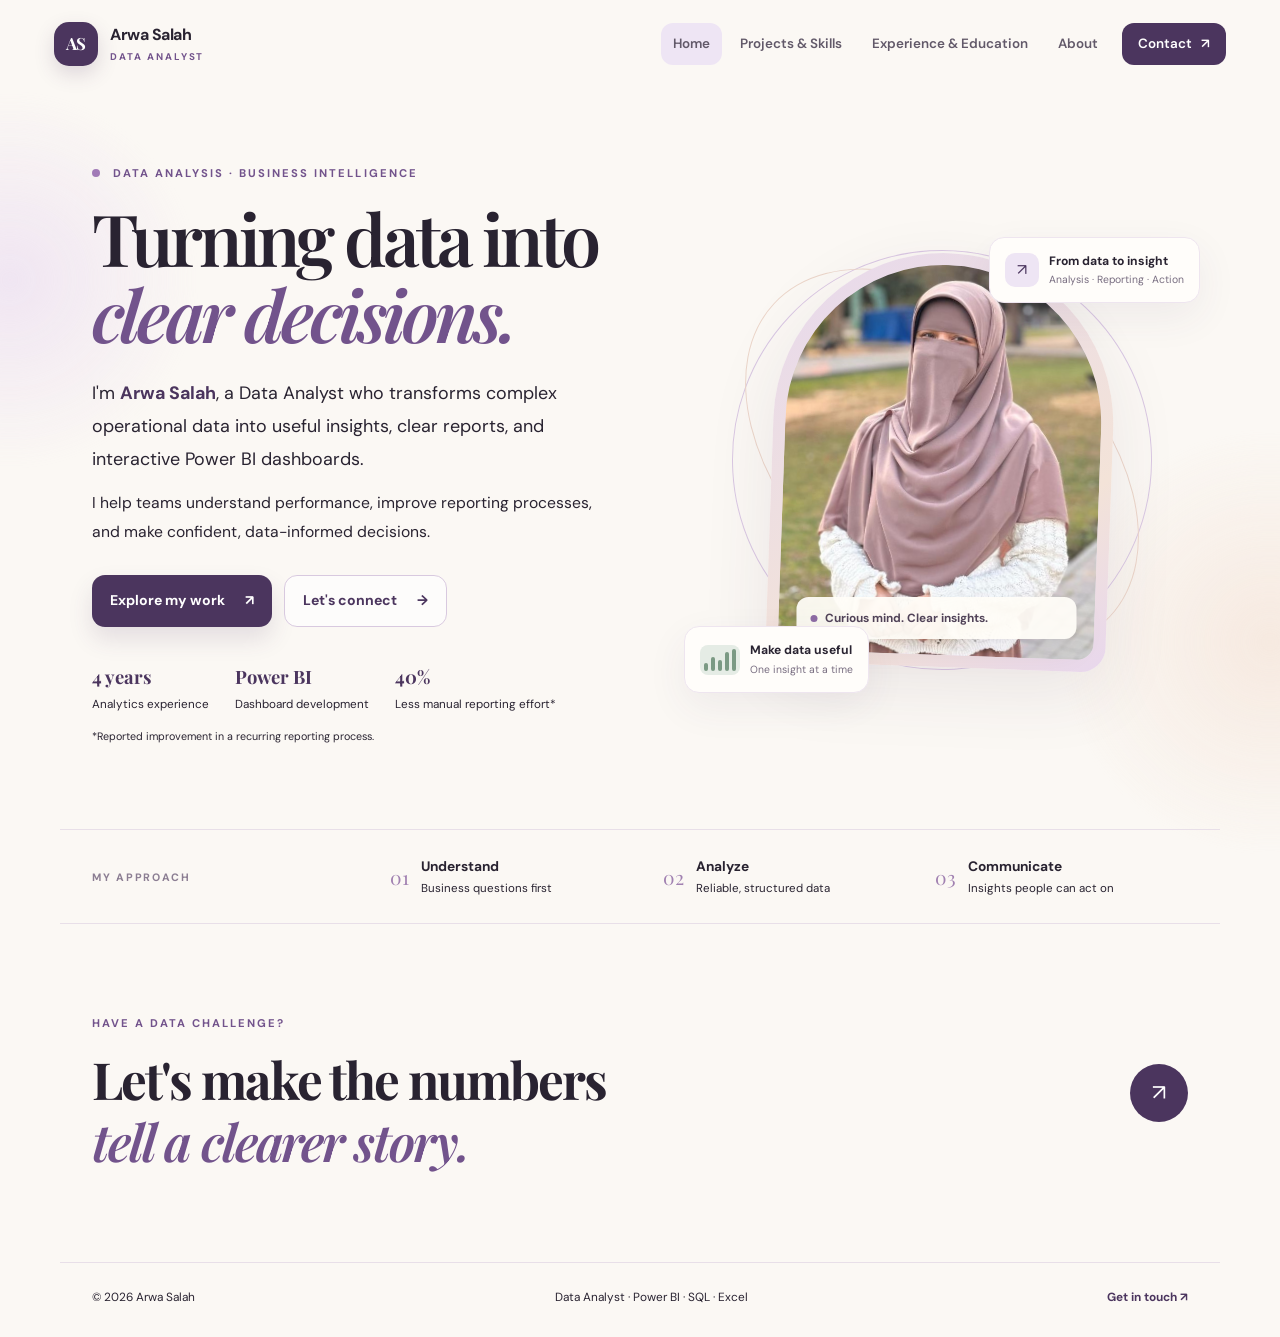
<file: index.html>
<!doctype html>
<html lang="en">
<head>
<meta charset="utf-8"><meta name="viewport" content="width=device-width,initial-scale=1">
<meta name="description" content="Arwa Salah — Data Analyst specializing in Power BI, SQL, Excel, and operational reporting.">
<title>Arwa Salah | Data Analyst</title><link rel="preconnect" href="https://fonts.googleapis.com"><link rel="preconnect" href="https://fonts.gstatic.com" crossorigin><link href="https://fonts.googleapis.com/css2?family=DM+Sans:wght@400;500;600;700&family=Playfair+Display:wght@600;700&display=swap" rel="stylesheet"><link rel="stylesheet" href="styles.css"><script defer src="script.js"></script>
</head><body>
<div class="ambient ambient-one"></div><div class="ambient ambient-two"></div>
<header class="site-header"><a class="brand" href="index.html"><span class="brand-mark">AS</span><span>Arwa Salah<small>DATA ANALYST</small></span></a><button class="menu-toggle" aria-label="Toggle navigation" aria-expanded="false">☰</button><nav class="nav"><a class="active" href="index.html">Home</a><a href="projects.html">Projects & Skills</a><a href="experience.html">Experience & Education</a><a href="about.html">About</a><a class="nav-contact" href="contact.html">Contact <span>↗</span></a></nav></header>
<main>
<section class="hero page-wrap"><div class="hero-copy reveal"><p class="eyebrow"><span class="eyebrow-dot"></span> DATA ANALYSIS · BUSINESS INTELLIGENCE</p><h1>Turning data into<br><em>clear decisions.</em></h1><p class="hero-intro">I'm <strong>Arwa Salah</strong>, a Data Analyst who transforms complex operational data into useful insights, clear reports, and interactive Power BI dashboards.</p><p class="hero-support">I help teams understand performance, improve reporting processes, and make confident, data-informed decisions.</p><div class="hero-actions"><a class="button button-primary" href="projects.html">Explore my work <span>↗</span></a><a class="button button-quiet" href="contact.html">Let's connect <span>→</span></a></div><div class="hero-proof"><div><strong>4 years</strong><span>Analytics experience</span></div><div><strong>Power BI</strong><span>Dashboard development</span></div><div><strong>40%</strong><span>Less manual reporting effort*</span></div></div><p class="tiny-note">*Reported improvement in a recurring reporting process.</p></div>
<div class="hero-visual reveal"><div class="portrait-frame"><img class="portrait-photo" src="images/profile.jpg" alt="Arwa Salah - Data Analyst"><div class="portrait-caption"><span class="caption-dot"></span><span>Curious mind. Clear insights.</span></div></div><div class="floating-note note-top"><span class="note-icon">↗</span><div><strong>From data to insight</strong><small>Analysis · Reporting · Action</small></div></div><div class="floating-note note-bottom"><span class="mini-chart"><i></i><i></i><i></i><i></i><i></i></span><div><strong>Make data useful</strong><small>One insight at a time</small></div></div><span class="orbit orbit-a"></span><span class="orbit orbit-b"></span></div></section>
<section class="home-strip page-wrap reveal"><div class="strip-label">MY APPROACH</div><div class="strip-item"><span>01</span><div><strong>Understand</strong><small>Business questions first</small></div></div><div class="strip-item"><span>02</span><div><strong>Analyze</strong><small>Reliable, structured data</small></div></div><div class="strip-item"><span>03</span><div><strong>Communicate</strong><small>Insights people can act on</small></div></div></section>
<section class="closing-cta page-wrap reveal"><div><p class="eyebrow">HAVE A DATA CHALLENGE?</p><h2>Let's make the numbers<br><em>tell a clearer story.</em></h2></div><a class="round-link" href="contact.html" aria-label="Contact Arwa">↗</a></section>
</main><footer class="footer"><span>© <span id="year"></span> Arwa Salah</span><span>Data Analyst · Power BI · SQL · Excel</span><a href="contact.html">Get in touch ↗</a></footer>
</body></html>
</file>
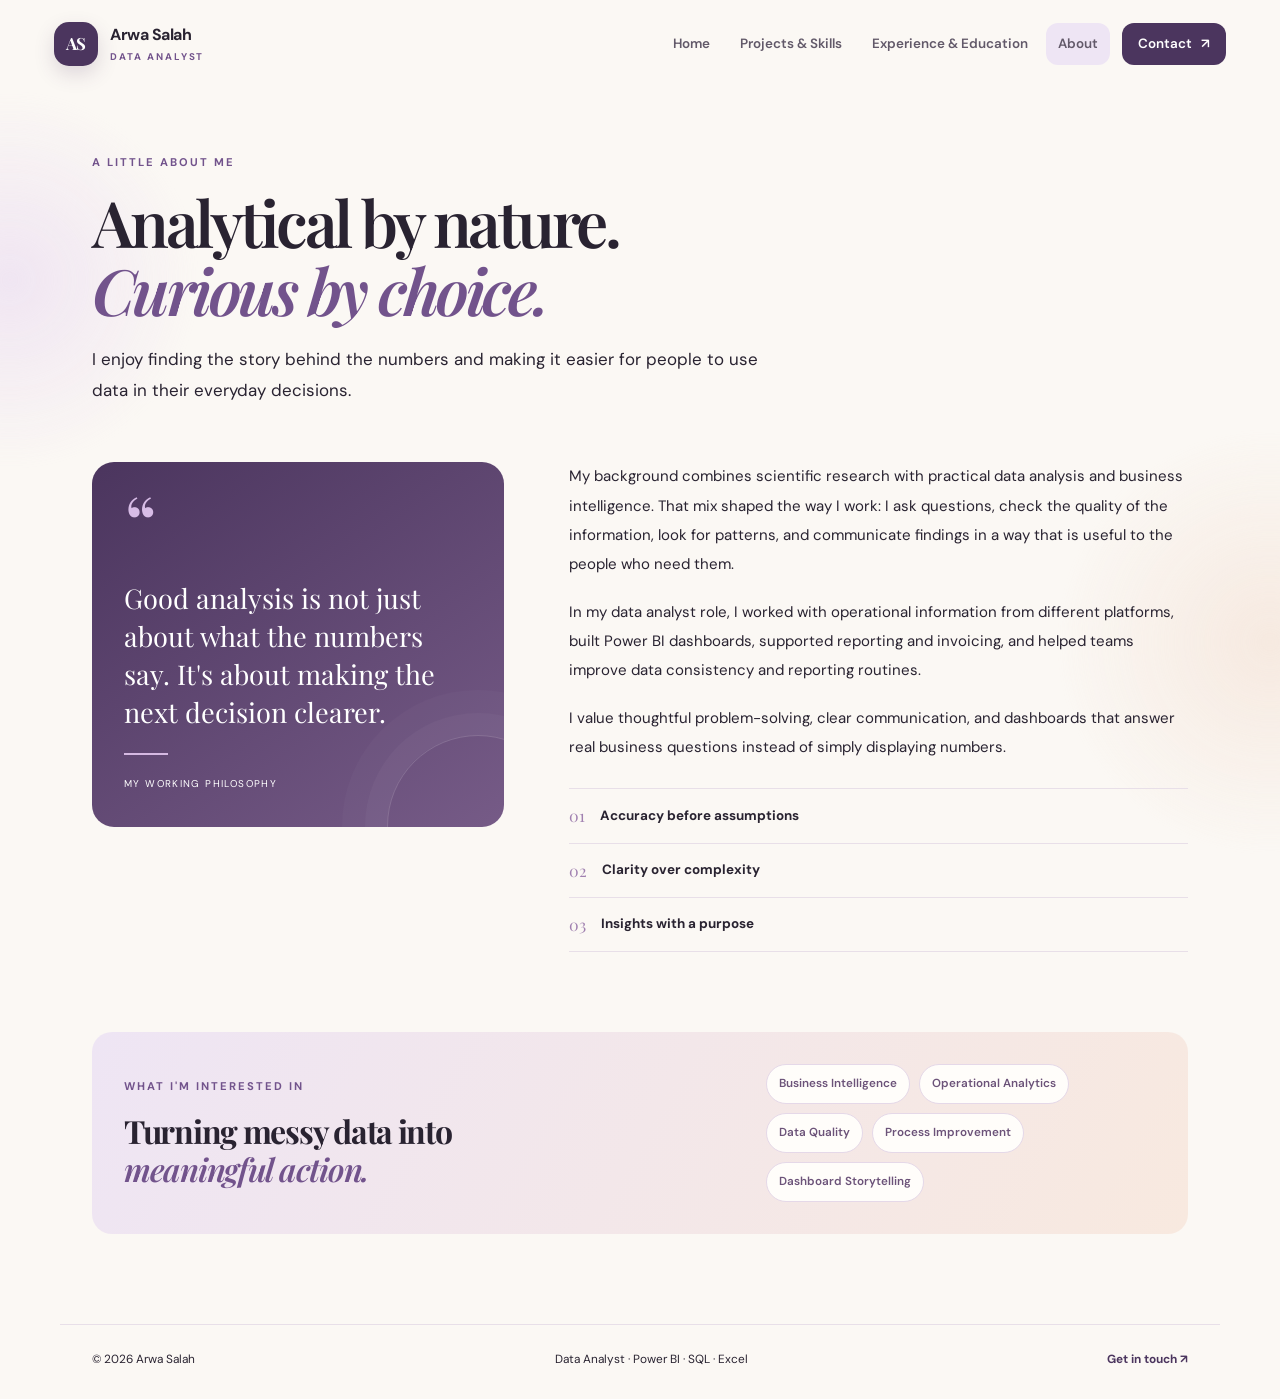
<file: about.html>
<!doctype html><html lang="en"><head><meta charset="utf-8"><meta name="viewport" content="width=device-width,initial-scale=1"><title>About | Arwa Salah</title><link rel="preconnect" href="https://fonts.googleapis.com"><link href="https://fonts.googleapis.com/css2?family=DM+Sans:wght@400;500;600;700&family=Playfair+Display:wght@600;700&display=swap" rel="stylesheet"><link rel="stylesheet" href="styles.css"><script defer src="script.js"></script></head><body><div class="ambient ambient-one"></div><div class="ambient ambient-two"></div><header class="site-header"><a class="brand" href="index.html"><span class="brand-mark">AS</span><span>Arwa Salah<small>DATA ANALYST</small></span></a><button class="menu-toggle" aria-label="Toggle navigation" aria-expanded="false">☰</button><nav class="nav"><a href="index.html">Home</a><a href="projects.html">Projects & Skills</a><a href="experience.html">Experience & Education</a><a class="active" href="about.html">About</a><a class="nav-contact" href="contact.html">Contact <span>↗</span></a></nav></header><main class="page-wrap inner-page"><section class="page-heading reveal"><p class="eyebrow">A LITTLE ABOUT ME</p><h1>Analytical by nature.<br><em>Curious by choice.</em></h1><p class="lead">I enjoy finding the story behind the numbers and making it easier for people to use data in their everyday decisions.</p></section><section class="about-layout reveal"><div class="about-quote"><span class="quote-mark">“</span><p>Good analysis is not just about what the numbers say. It's about making the next decision clearer.</p><span class="quote-line"></span><small>MY WORKING PHILOSOPHY</small></div><div class="about-copy"><p>My background combines scientific research with practical data analysis and business intelligence. That mix shaped the way I work: I ask questions, check the quality of the information, look for patterns, and communicate findings in a way that is useful to the people who need them.</p><p>In my data analyst role, I worked with operational information from different platforms, built Power BI dashboards, supported reporting and invoicing, and helped teams improve data consistency and reporting routines.</p><p>I value thoughtful problem-solving, clear communication, and dashboards that answer real business questions instead of simply displaying numbers.</p><div class="value-list"><div><span>01</span><b>Accuracy before assumptions</b></div><div><span>02</span><b>Clarity over complexity</b></div><div><span>03</span><b>Insights with a purpose</b></div></div></div></section><section class="about-bottom reveal"><div><p class="eyebrow">WHAT I'M INTERESTED IN</p><h2>Turning messy data into <em>meaningful action.</em></h2></div><div class="interest-chips"><span>Business Intelligence</span><span>Operational Analytics</span><span>Data Quality</span><span>Process Improvement</span><span>Dashboard Storytelling</span></div></section></main><footer class="footer"><span>© <span id="year"></span> Arwa Salah</span><span>Data Analyst · Power BI · SQL · Excel</span><a href="contact.html">Get in touch ↗</a></footer></body></html>
</file>
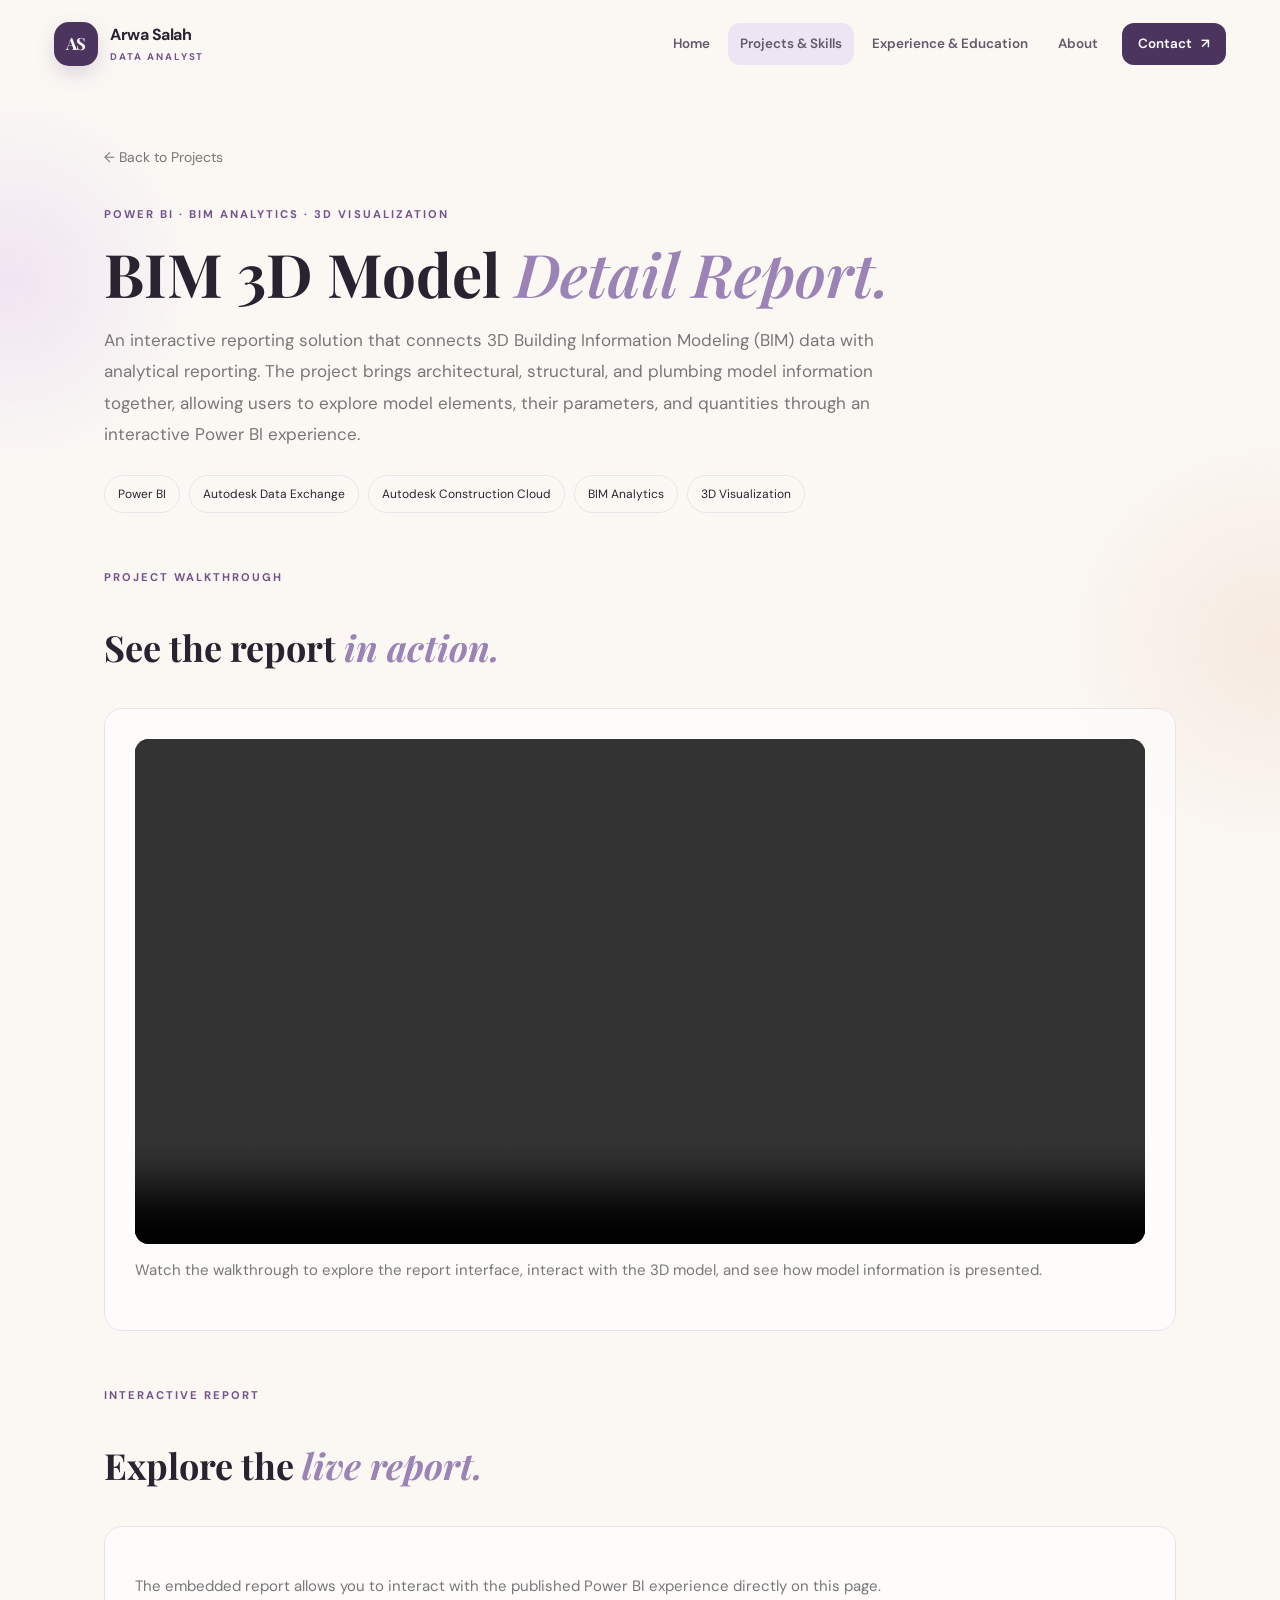
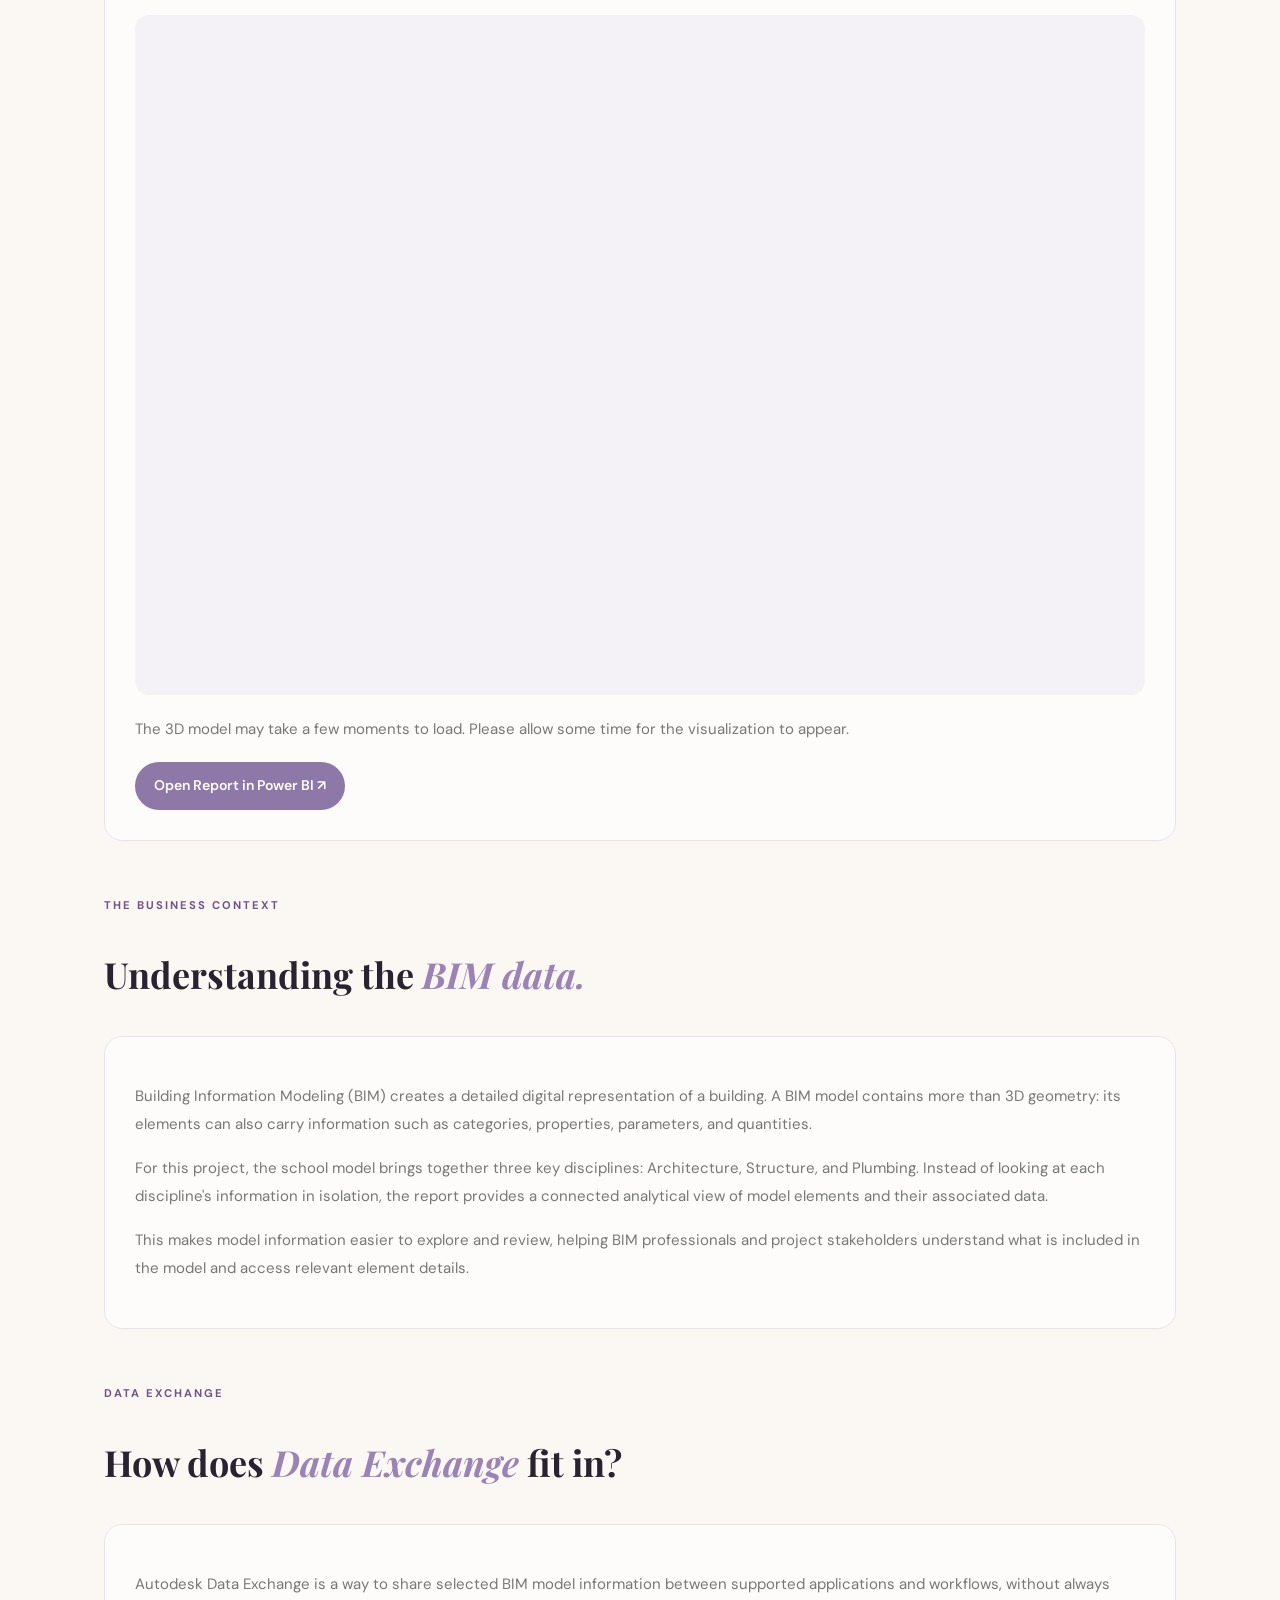
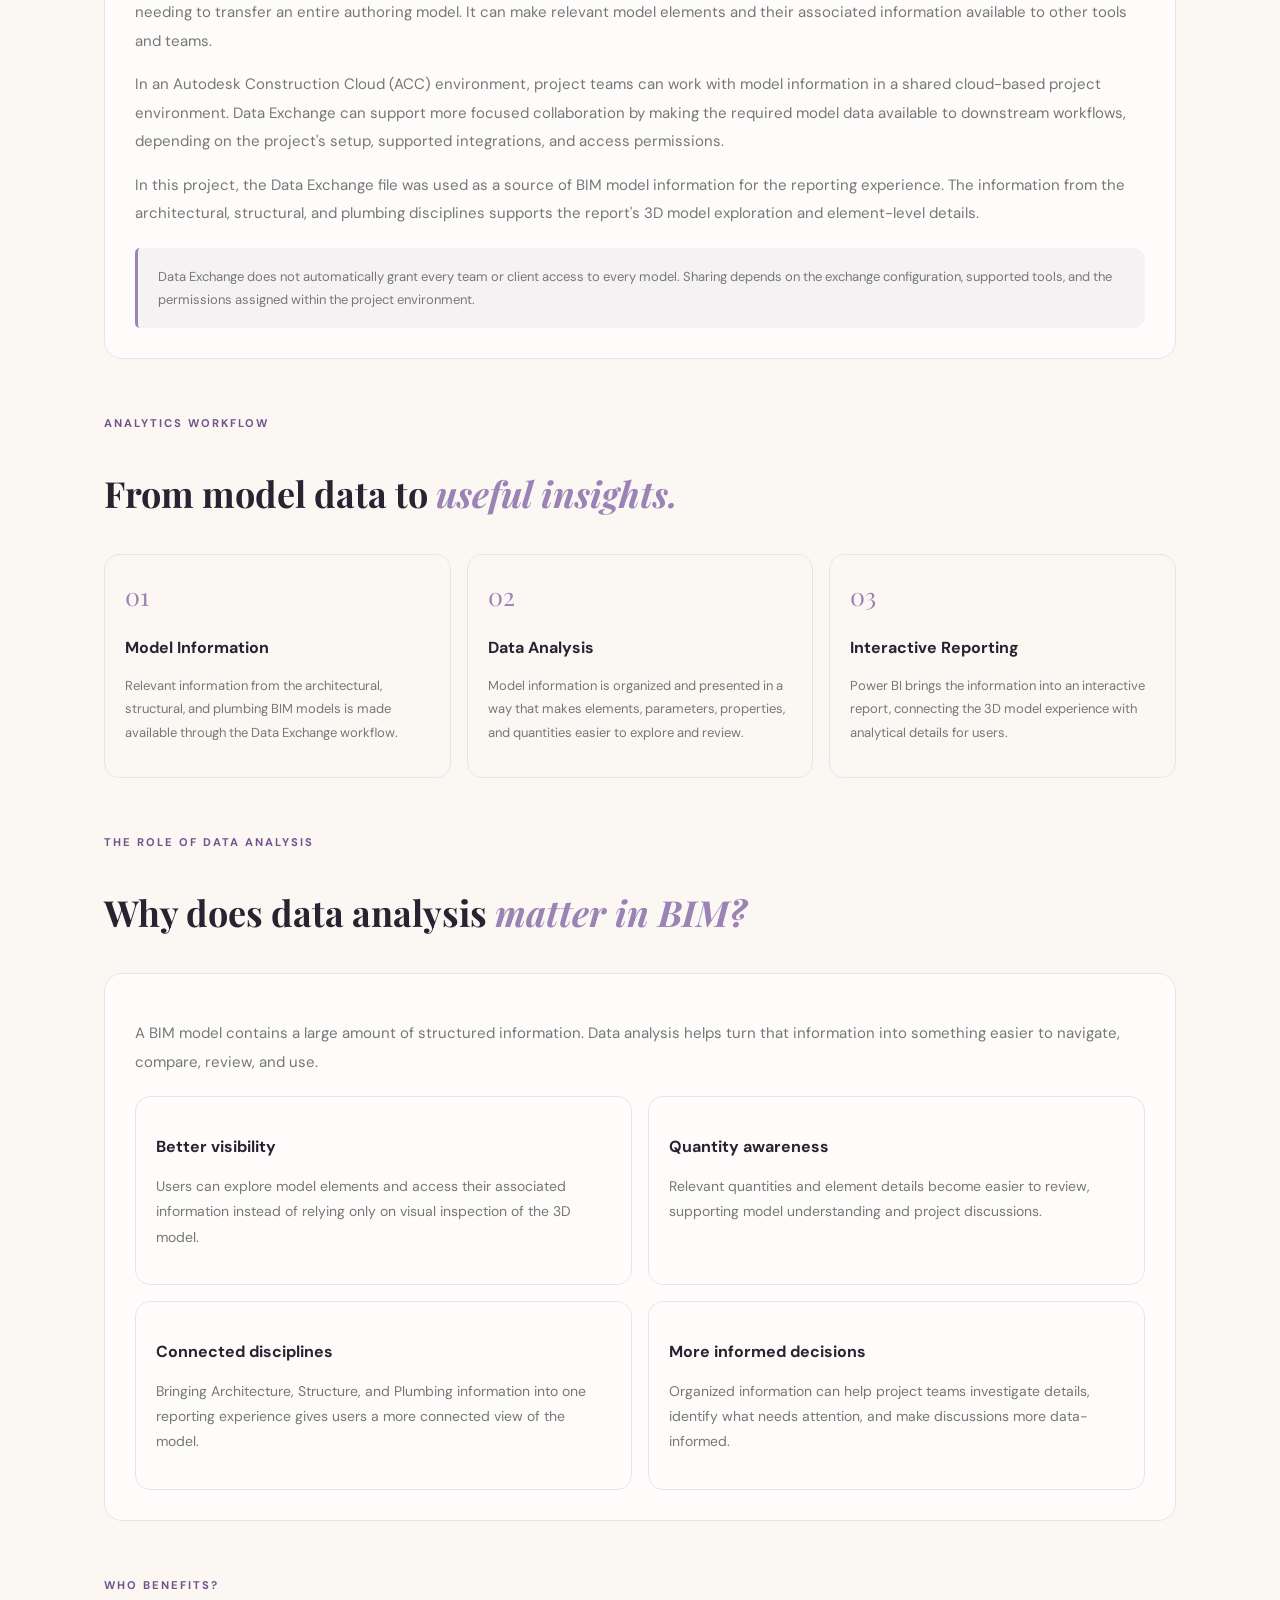
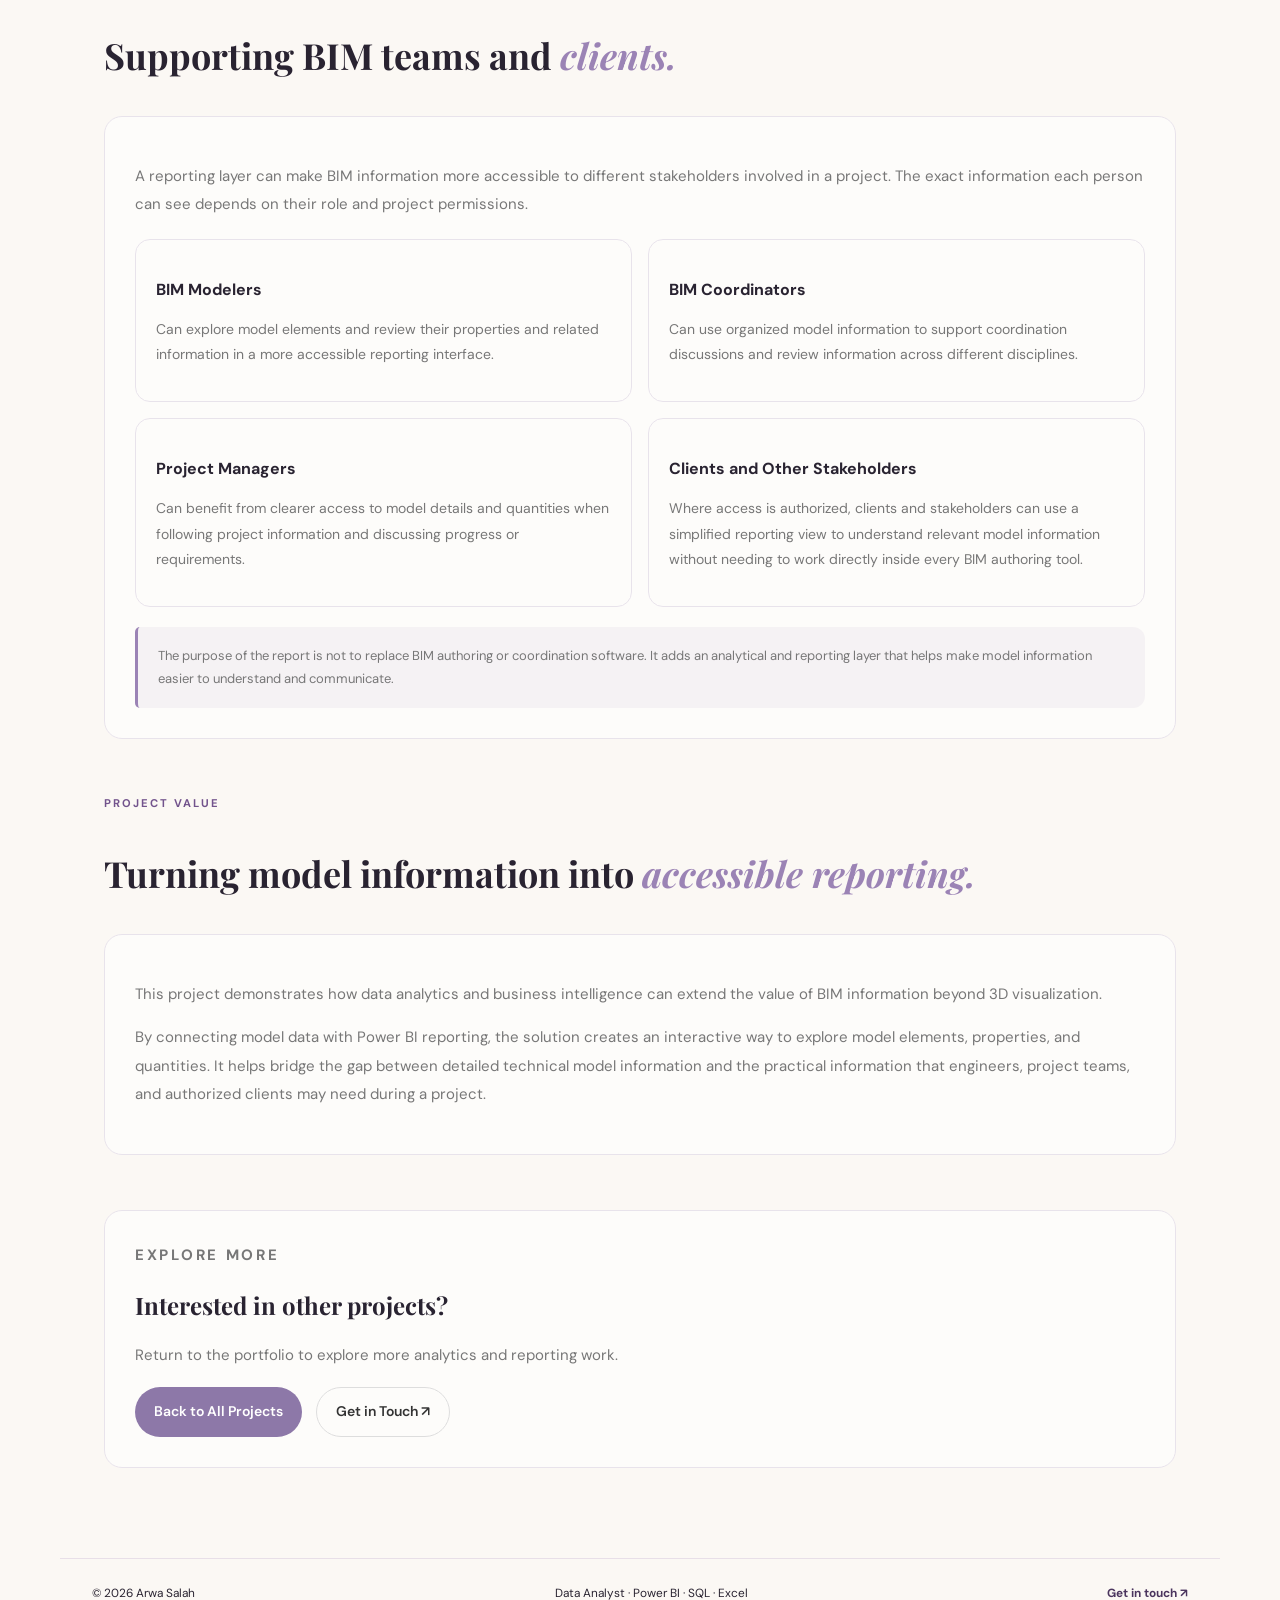
<file: bim-report.html>
<!doctype html>
<html lang="en">
<head>
<meta charset="utf-8">
<meta name="viewport" content="width=device-width,initial-scale=1">
<meta name="description" content="BIM 3D Model Detail Report - A Power BI project by Arwa Salah exploring BIM model data and 3D visualization.">
<title>BIM 3D Model Detail Report | Arwa Salah</title>

<link rel="preconnect" href="https://fonts.googleapis.com">
<link href="https://fonts.googleapis.com/css2?family=DM+Sans:wght@400;500;600;700&family=Playfair+Display:wght@600;700&display=swap" rel="stylesheet">
<link rel="stylesheet" href="styles.css">
<script defer src="script.js"></script>

<style>
.bim-page {
max-width: 1120px;
margin: 0 auto;
padding: 55px 24px 90px;
}

.bim-back {
display: inline-flex;
align-items: center;
gap: 8px;
margin-bottom: 35px;
color: var(--text-muted, #777);
text-decoration: none;
font-size: 14px;
}

.bim-back:hover {
color: var(--accent, #8d78a8);
}

.bim-hero {
margin-bottom: 38px;
}

.bim-hero h1 {
max-width: 850px;
margin: 12px 0 18px;
font-family: 'Playfair Display', serif;
font-size: clamp(36px, 6vw, 60px);
line-height: 1.12;
}

.bim-hero h1 em {
color: var(--accent, #9b83b5);
font-weight: 600;
}

.bim-intro {
max-width: 820px;
font-size: 17px;
line-height: 1.85;
color: var(--text-muted, #777);
}

.bim-tags {
display: flex;
flex-wrap: wrap;
gap: 9px;
margin-top: 24px;
}

.bim-tags span {
padding: 8px 13px;
border: 1px solid var(--border, #e8e3eb);
border-radius: 30px;
font-size: 12px;
}

.bim-section {
margin-top: 55px;
}

.bim-section-heading {
margin-bottom: 20px;
}

.bim-section-heading .eyebrow {
margin-bottom: 8px;
}

.bim-section-heading h2 {
font-family: 'Playfair Display', serif;
font-size: clamp(26px, 4vw, 36px);
}

.bim-section-heading h2 em {
color: var(--accent, #9b83b5);
}

.bim-panel {
padding: clamp(18px, 3vw, 30px);
border: 1px solid var(--border, #e8e3eb);
border-radius: 18px;
background: var(--surface, rgba(255,255,255,.55));
}

.bim-panel p {
font-size: 15px;
line-height: 1.9;
color: var(--text-muted, #777);
}

.bim-video {
width: 100%;
display: block;
border-radius: 14px;
background: #17151b;
max-height: 680px;
}

.bim-video-note {
margin-top: 12px;
font-size: 13px;
line-height: 1.7;
color: var(--text-muted, #777);
}

.bim-report-frame {
width: 100%;
height: 680px;
border: 0;
border-radius: 14px;
background: #f5f2f7;
}

.bim-report-actions {
display: flex;
flex-wrap: wrap;
gap: 14px;
margin-top: 18px;
}

.bim-action {
display: inline-flex;
align-items: center;
justify-content: center;
padding: 12px 19px;
border-radius: 30px;
background: var(--accent, #8d78a8);
color: white;
text-decoration: none;
font-size: 14px;
font-weight: 600;
}

.bim-action.secondary {
background: transparent;
color: var(--text, #333);
border: 1px solid var(--border, #ddd);
}

.bim-steps {
display: grid;
grid-template-columns: repeat(3, minmax(0, 1fr));
gap: 16px;
margin-top: 22px;
}

.bim-step {
padding: 20px;
border: 1px solid var(--border, #e8e3eb);
border-radius: 15px;
}

.bim-step-number {
display: block;
margin-bottom: 12px;
font-family: 'Playfair Display', serif;
font-size: 25px;
color: var(--accent, #9b83b5);
}

.bim-step h3 {
font-size: 16px;
margin-bottom: 9px;
}

.bim-step p {
font-size: 13px;
line-height: 1.8;
color: var(--text-muted, #777);
}

.bim-benefits {
display: grid;
grid-template-columns: repeat(2, minmax(0, 1fr));
gap: 16px;
margin-top: 20px;
}

.bim-benefit {
padding: 20px;
border: 1px solid var(--border, #e8e3eb);
border-radius: 15px;
}

.bim-benefit h3 {
margin-bottom: 9px;
font-size: 16px;
}

.bim-benefit p {
font-size: 14px;
line-height: 1.8;
color: var(--text-muted, #777);
}

.bim-note {
padding: 17px 20px;
margin-top: 20px;
border-left: 3px solid var(--accent, #9b83b5);
border-radius: 5px 12px 12px 5px;
background: rgba(155,131,181,.08);
font-size: 13px;
line-height: 1.8;
color: var(--text-muted, #777);
}

@media (max-width: 700px) {
.bim-page {
padding: 35px 18px 65px;
}

.bim-steps,
.bim-benefits {
grid-template-columns: 1fr;
}

.bim-report-frame {
height: 520px;
}
}
</style>
</head>

<body>

<div class="ambient ambient-one"></div>
<div class="ambient ambient-two"></div>

<header class="site-header">
<a class="brand" href="index.html">
<span class="brand-mark">AS</span>
<span>Arwa Salah<small>DATA ANALYST</small></span>
</a>

<button class="menu-toggle" aria-label="Toggle navigation" aria-expanded="false">☰</button>

<nav class="nav">
<a href="index.html">Home</a>
<a class="active" href="projects.html">Projects & Skills</a>
<a href="experience.html">Experience & Education</a>
<a href="about.html">About</a>
<a class="nav-contact" href="contact.html">Contact <span>↗</span></a>
</nav>
</header>

<main class="bim-page">

<a class="bim-back" href="projects.html">← Back to Projects</a>

<section class="bim-hero">
<p class="eyebrow">POWER BI · BIM ANALYTICS · 3D VISUALIZATION</p>

<h1>BIM 3D Model <em>Detail Report.</em></h1>

<p class="bim-intro">
An interactive reporting solution that connects 3D Building Information Modeling (BIM) data with analytical reporting. The project brings architectural, structural, and plumbing model information together, allowing users to explore model elements, their parameters, and quantities through an interactive Power BI experience.
</p>

<div class="bim-tags">
<span>Power BI</span>
<span>Autodesk Data Exchange</span>
<span>Autodesk Construction Cloud</span>
<span>BIM Analytics</span>
<span>3D Visualization</span>
</div>
</section>

<!-- VIDEO WALKTHROUGH -->
<section class="bim-section">
<div class="bim-section-heading">
<p class="eyebrow">PROJECT WALKTHROUGH</p>
<h2>See the report <em>in action.</em></h2>
</div>

<div class="bim-panel">
<video class="bim-video" controls preload="metadata" playsinline>
<source src="images/BIM%20Report.mp4" type="video/mp4">
Your browser does not support HTML video.
</video>

<p class="bim-video-note">
Watch the walkthrough to explore the report interface, interact with the 3D model, and see how model information is presented.
</p>
</div>
</section>

<!-- LIVE REPORT -->
<section class="bim-section">
<div class="bim-section-heading">
<p class="eyebrow">INTERACTIVE REPORT</p>
<h2>Explore the <em>live report.</em></h2>
</div>

<div class="bim-panel">
<p>
The embedded report allows you to interact with the published Power BI experience directly on this page.
</p>

<iframe
class="bim-report-frame"
title="BIM 3D Model Detail Report"
src="https://app.powerbi.com/view?r=eyJrIjoiZTRiMzE2YTMtOWZmOS00MmU3LThjNDktNWVmMTk2YjU2MjQxIiwidCI6Ijc4NDllYjFiLTQ0YWMtNDYyYS05NWRiLWIzYTlhZGZiMmU3MiJ9"
allowfullscreen="true"
loading="lazy">
</iframe>

<p class="bim-video-note">
The 3D model may take a few moments to load. Please allow some time for the visualization to appear.
</p>

<div class="bim-report-actions">
<a class="bim-action"
href="https://app.powerbi.com/view?r=eyJrIjoiZTRiMzE2YTMtOWZmOS00MmU3LThjNDktNWVmMTk2YjU2MjQxIiwidCI6Ijc4NDllYjFiLTQ0YWMtNDYyYS05NWRiLWIzYTlhZGZiMmU3MiJ9"
target="_blank"
rel="noopener noreferrer">
Open Report in Power BI ↗
</a>
</div>
</div>
</section>

<!-- PROJECT CONTEXT -->
<section class="bim-section">
<div class="bim-section-heading">
<p class="eyebrow">THE BUSINESS CONTEXT</p>
<h2>Understanding the <em>BIM data.</em></h2>
</div>

<div class="bim-panel">
<p>
Building Information Modeling (BIM) creates a detailed digital representation of a building. A BIM model contains more than 3D geometry: its elements can also carry information such as categories, properties, parameters, and quantities.
</p>

<p>
For this project, the school model brings together three key disciplines: Architecture, Structure, and Plumbing. Instead of looking at each discipline's information in isolation, the report provides a connected analytical view of model elements and their associated data.
</p>

<p>
This makes model information easier to explore and review, helping BIM professionals and project stakeholders understand what is included in the model and access relevant element details.
</p>
</div>
</section>

<!-- DATA EXCHANGE -->
<section class="bim-section">
<div class="bim-section-heading">
<p class="eyebrow">DATA EXCHANGE</p>
<h2>How does <em>Data Exchange</em> fit in?</h2>
</div>

<div class="bim-panel">
<p>
Autodesk Data Exchange is a way to share selected BIM model information between supported applications and workflows, without always needing to transfer an entire authoring model. It can make relevant model elements and their associated information available to other tools and teams.
</p>

<p>
In an Autodesk Construction Cloud (ACC) environment, project teams can work with model information in a shared cloud-based project environment. Data Exchange can support more focused collaboration by making the required model data available to downstream workflows, depending on the project's setup, supported integrations, and access permissions.
</p>

<p>
In this project, the Data Exchange file was used as a source of BIM model information for the reporting experience. The information from the architectural, structural, and plumbing disciplines supports the report's 3D model exploration and element-level details.
</p>

<div class="bim-note">
Data Exchange does not automatically grant every team or client access to every model. Sharing depends on the exchange configuration, supported tools, and the permissions assigned within the project environment.
</div>
</div>
</section>

<!-- WORKFLOW -->
<section class="bim-section">
<div class="bim-section-heading">
<p class="eyebrow">ANALYTICS WORKFLOW</p>
<h2>From model data to <em>useful insights.</em></h2>
</div>

<div class="bim-steps">

<div class="bim-step">
<span class="bim-step-number">01</span>
<h3>Model Information</h3>
<p>Relevant information from the architectural, structural, and plumbing BIM models is made available through the Data Exchange workflow.</p>
</div>

<div class="bim-step">
<span class="bim-step-number">02</span>
<h3>Data Analysis</h3>
<p>Model information is organized and presented in a way that makes elements, parameters, properties, and quantities easier to explore and review.</p>
</div>

<div class="bim-step">
<span class="bim-step-number">03</span>
<h3>Interactive Reporting</h3>
<p>Power BI brings the information into an interactive report, connecting the 3D model experience with analytical details for users.</p>
</div>

</div>
</section>

<!-- ROLE OF DATA ANALYSIS -->
<section class="bim-section">
<div class="bim-section-heading">
<p class="eyebrow">THE ROLE OF DATA ANALYSIS</p>
<h2>Why does data analysis <em>matter in BIM?</em></h2>
</div>

<div class="bim-panel">
<p>
A BIM model contains a large amount of structured information. Data analysis helps turn that information into something easier to navigate, compare, review, and use.
</p>

<div class="bim-benefits">

<div class="bim-benefit">
<h3>Better visibility</h3>
<p>Users can explore model elements and access their associated information instead of relying only on visual inspection of the 3D model.</p>
</div>

<div class="bim-benefit">
<h3>Quantity awareness</h3>
<p>Relevant quantities and element details become easier to review, supporting model understanding and project discussions.</p>
</div>

<div class="bim-benefit">
<h3>Connected disciplines</h3>
<p>Bringing Architecture, Structure, and Plumbing information into one reporting experience gives users a more connected view of the model.</p>
</div>

<div class="bim-benefit">
<h3>More informed decisions</h3>
<p>Organized information can help project teams investigate details, identify what needs attention, and make discussions more data-informed.</p>
</div>

</div>
</div>
</section>

<!-- VALUE FOR BIM TEAMS AND CLIENTS -->
<section class="bim-section">
<div class="bim-section-heading">
<p class="eyebrow">WHO BENEFITS?</p>
<h2>Supporting BIM teams and <em>clients.</em></h2>
</div>

<div class="bim-panel">
<p>
A reporting layer can make BIM information more accessible to different stakeholders involved in a project. The exact information each person can see depends on their role and project permissions.
</p>

<div class="bim-benefits">

<div class="bim-benefit">
<h3>BIM Modelers</h3>
<p>Can explore model elements and review their properties and related information in a more accessible reporting interface.</p>
</div>

<div class="bim-benefit">
<h3>BIM Coordinators</h3>
<p>Can use organized model information to support coordination discussions and review information across different disciplines.</p>
</div>

<div class="bim-benefit">
<h3>Project Managers</h3>
<p>Can benefit from clearer access to model details and quantities when following project information and discussing progress or requirements.</p>
</div>

<div class="bim-benefit">
<h3>Clients and Other Stakeholders</h3>
<p>Where access is authorized, clients and stakeholders can use a simplified reporting view to understand relevant model information without needing to work directly inside every BIM authoring tool.</p>
</div>

</div>

<div class="bim-note">
The purpose of the report is not to replace BIM authoring or coordination software. It adds an analytical and reporting layer that helps make model information easier to understand and communicate.
</div>
</div>
</section>

<!-- PROJECT VALUE -->
<section class="bim-section">
<div class="bim-section-heading">
<p class="eyebrow">PROJECT VALUE</p>
<h2>Turning model information into <em>accessible reporting.</em></h2>
</div>

<div class="bim-panel">
<p>
This project demonstrates how data analytics and business intelligence can extend the value of BIM information beyond 3D visualization.
</p>

<p>
By connecting model data with Power BI reporting, the solution creates an interactive way to explore model elements, properties, and quantities. It helps bridge the gap between detailed technical model information and the practical information that engineers, project teams, and authorized clients may need during a project.
</p>
</div>
</section>

<section class="bim-section">
<div class="bim-panel">
<p class="eyebrow">EXPLORE MORE</p>
<h2 style="font-family:'Playfair Display',serif; margin:10px 0 15px;">Interested in other projects?</h2>
<p>Return to the portfolio to explore more analytics and reporting work.</p>
<div class="bim-report-actions">
<a class="bim-action" href="projects.html">Back to All Projects</a>
<a class="bim-action secondary" href="contact.html">Get in Touch ↗</a>
</div>
</div>
</section>

</main>

<footer class="footer">
<span>© <span id="year"></span> Arwa Salah</span>
<span>Data Analyst · Power BI · SQL · Excel</span>
<a href="contact.html">Get in touch ↗</a>
</footer>

</body>
</html>
</file>
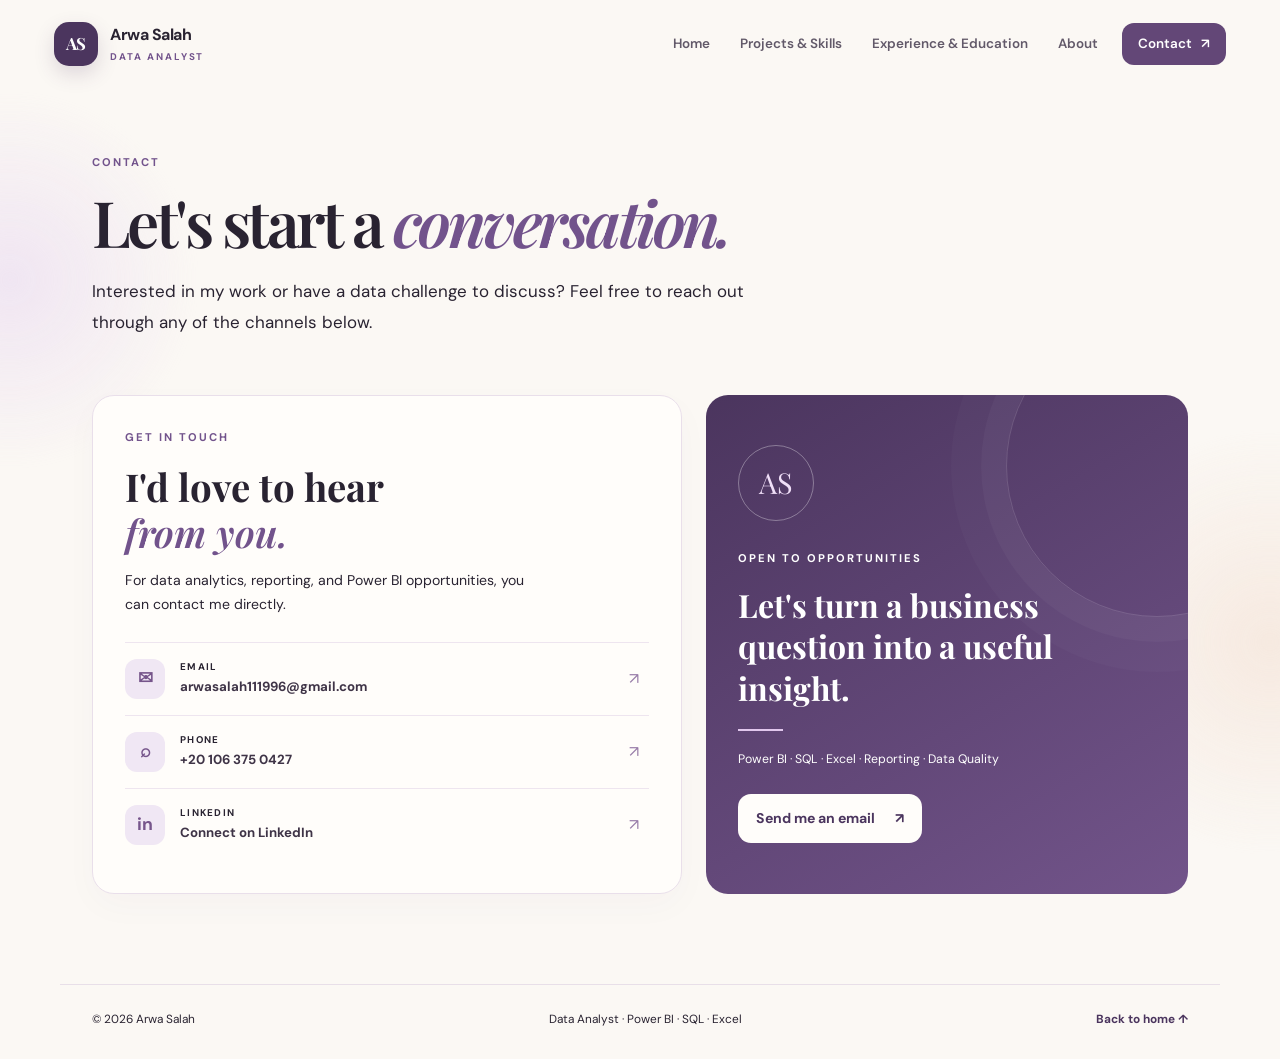
<file: contact.html>
<!doctype html><html lang="en"><head><meta charset="utf-8"><meta name="viewport" content="width=device-width,initial-scale=1"><title>Contact | Arwa Salah</title><link rel="preconnect" href="https://fonts.googleapis.com"><link href="https://fonts.googleapis.com/css2?family=DM+Sans:wght@400;500;600;700&family=Playfair+Display:wght@600;700&display=swap" rel="stylesheet"><link rel="stylesheet" href="styles.css"><script defer src="script.js"></script></head><body><div class="ambient ambient-one"></div><div class="ambient ambient-two"></div><header class="site-header"><a class="brand" href="index.html"><span class="brand-mark">AS</span><span>Arwa Salah<small>DATA ANALYST</small></span></a><button class="menu-toggle" aria-label="Toggle navigation" aria-expanded="false">☰</button><nav class="nav"><a href="index.html">Home</a><a href="projects.html">Projects & Skills</a><a href="experience.html">Experience & Education</a><a href="about.html">About</a><a class="nav-contact active" href="contact.html">Contact <span>↗</span></a></nav></header><main class="page-wrap inner-page contact-page"><section class="page-heading reveal"><p class="eyebrow">CONTACT</p><h1>Let's start a <em>conversation.</em></h1><p class="lead">Interested in my work or have a data challenge to discuss? Feel free to reach out through any of the channels below.</p></section><section class="contact-layout reveal"><div class="contact-panel"><p class="eyebrow">GET IN TOUCH</p><h2>I'd love to hear<br><em>from you.</em></h2><p>For data analytics, reporting, and Power BI opportunities, you can contact me directly.</p><a class="contact-line" href="mailto:arwasalah111996@gmail.com"><span class="contact-icon">✉</span><span><small>EMAIL</small><b>arwasalah111996@gmail.com</b></span><span class="contact-arrow">↗</span></a><a class="contact-line" href="tel:+201063750427"><span class="contact-icon">⌕</span><span><small>PHONE</small><b>+20 106 375 0427</b></span><span class="contact-arrow">↗</span></a><a class="contact-line" href="https://www.linkedin.com/in/arwa-salah-63a6a9227/" target="_blank" rel="noreferrer"><span class="contact-icon">in</span><span><small>LINKEDIN</small><b>Connect on LinkedIn</b></span><span class="contact-arrow">↗</span></a></div><aside class="contact-side"><div class="contact-orb">AS</div><p class="eyebrow">OPEN TO OPPORTUNITIES</p><h3>Let's turn a business question into a useful insight.</h3><div class="contact-rule"></div><p class="contact-side-note">Power BI · SQL · Excel · Reporting · Data Quality</p><a class="button button-light" href="mailto:arwasalah111996@gmail.com">Send me an email <span>↗</span></a></aside></section></main><footer class="footer"><span>© <span id="year"></span> Arwa Salah</span><span>Data Analyst · Power BI · SQL · Excel</span><a href="index.html">Back to home ↑</a></footer></body></html>
</file>
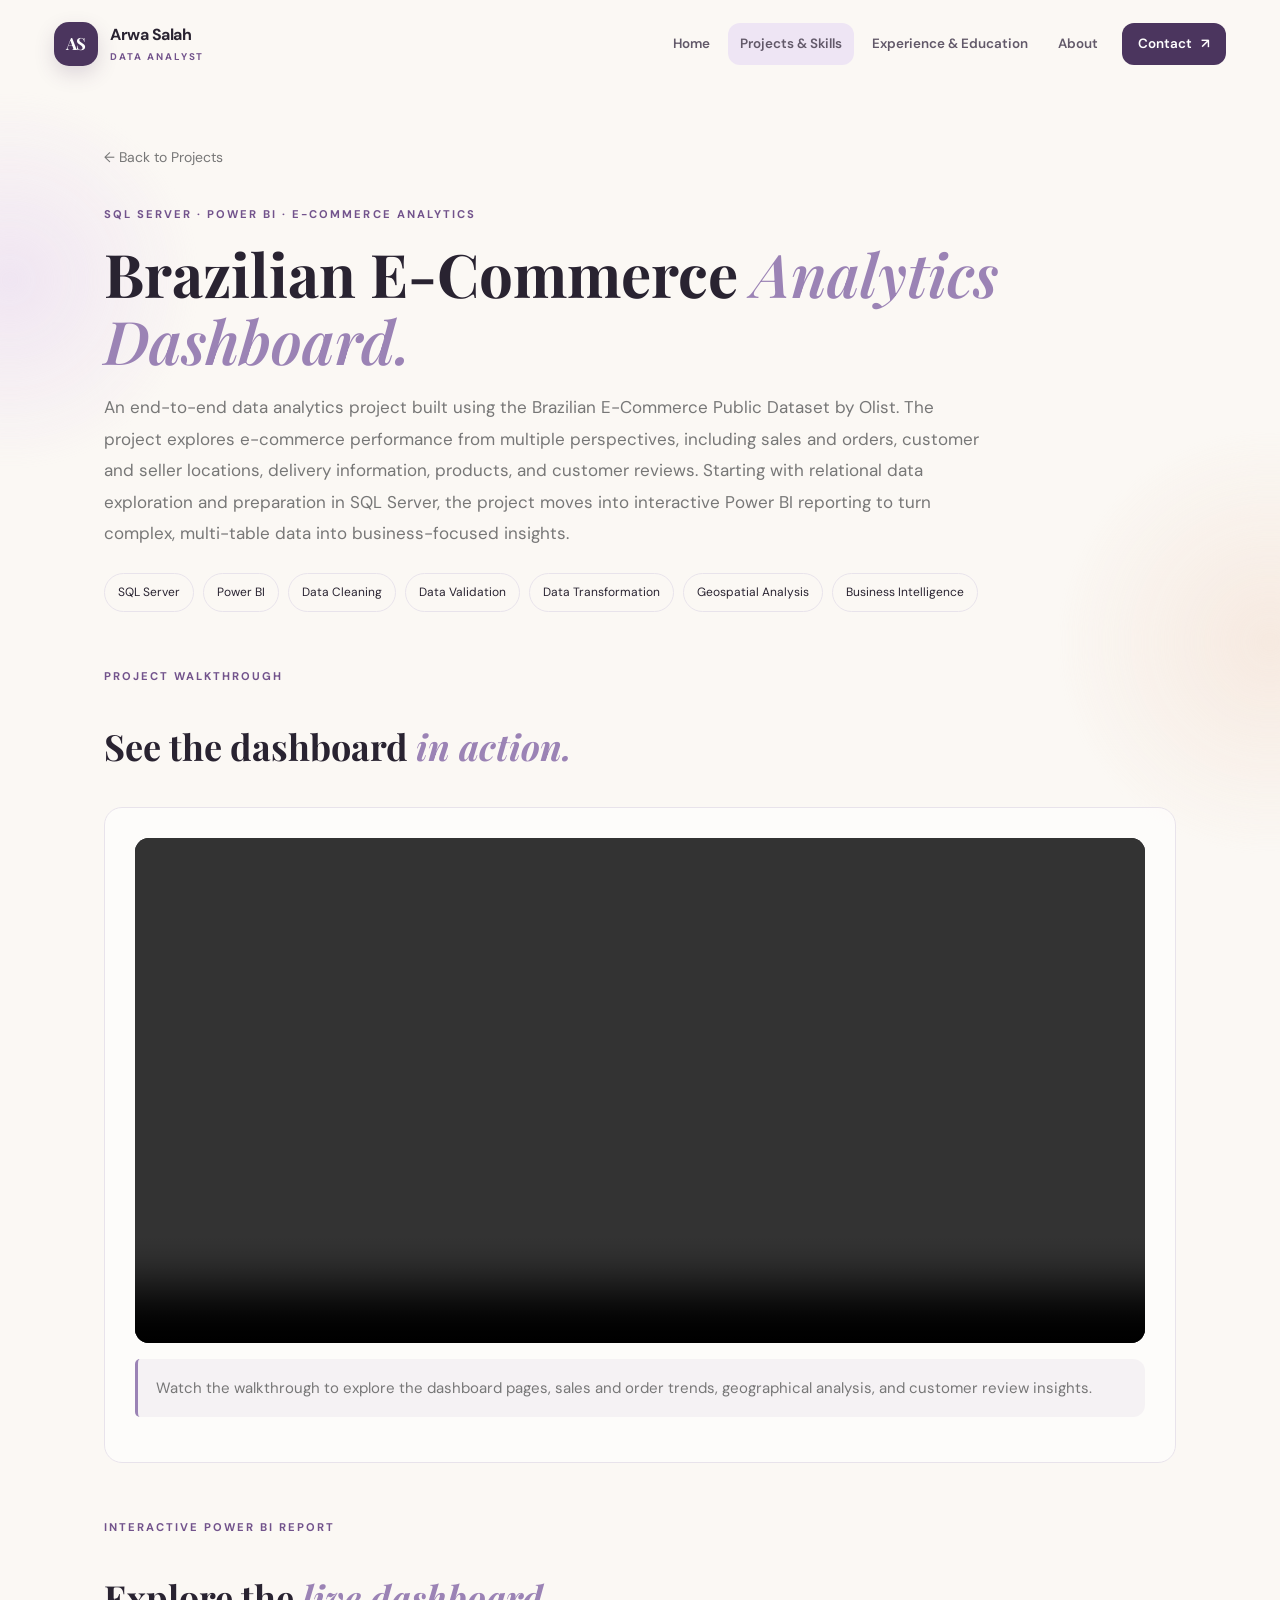
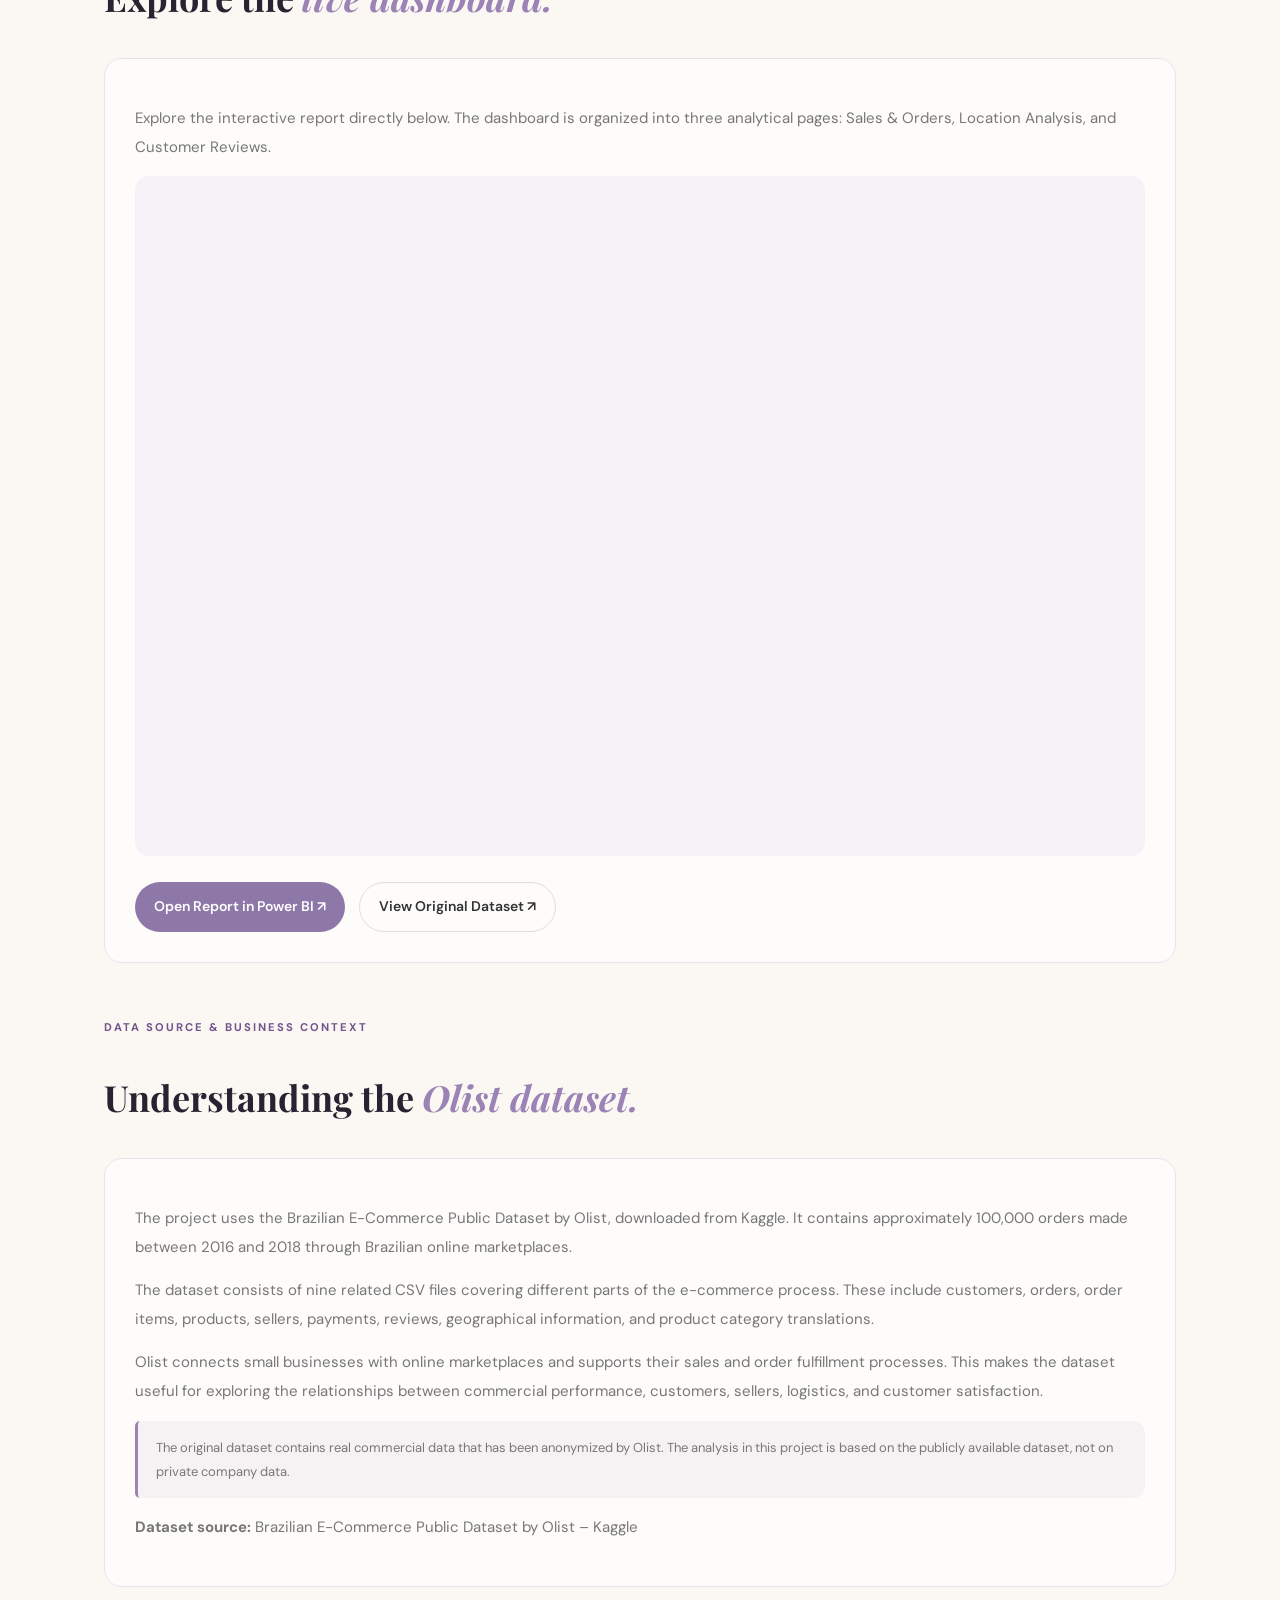
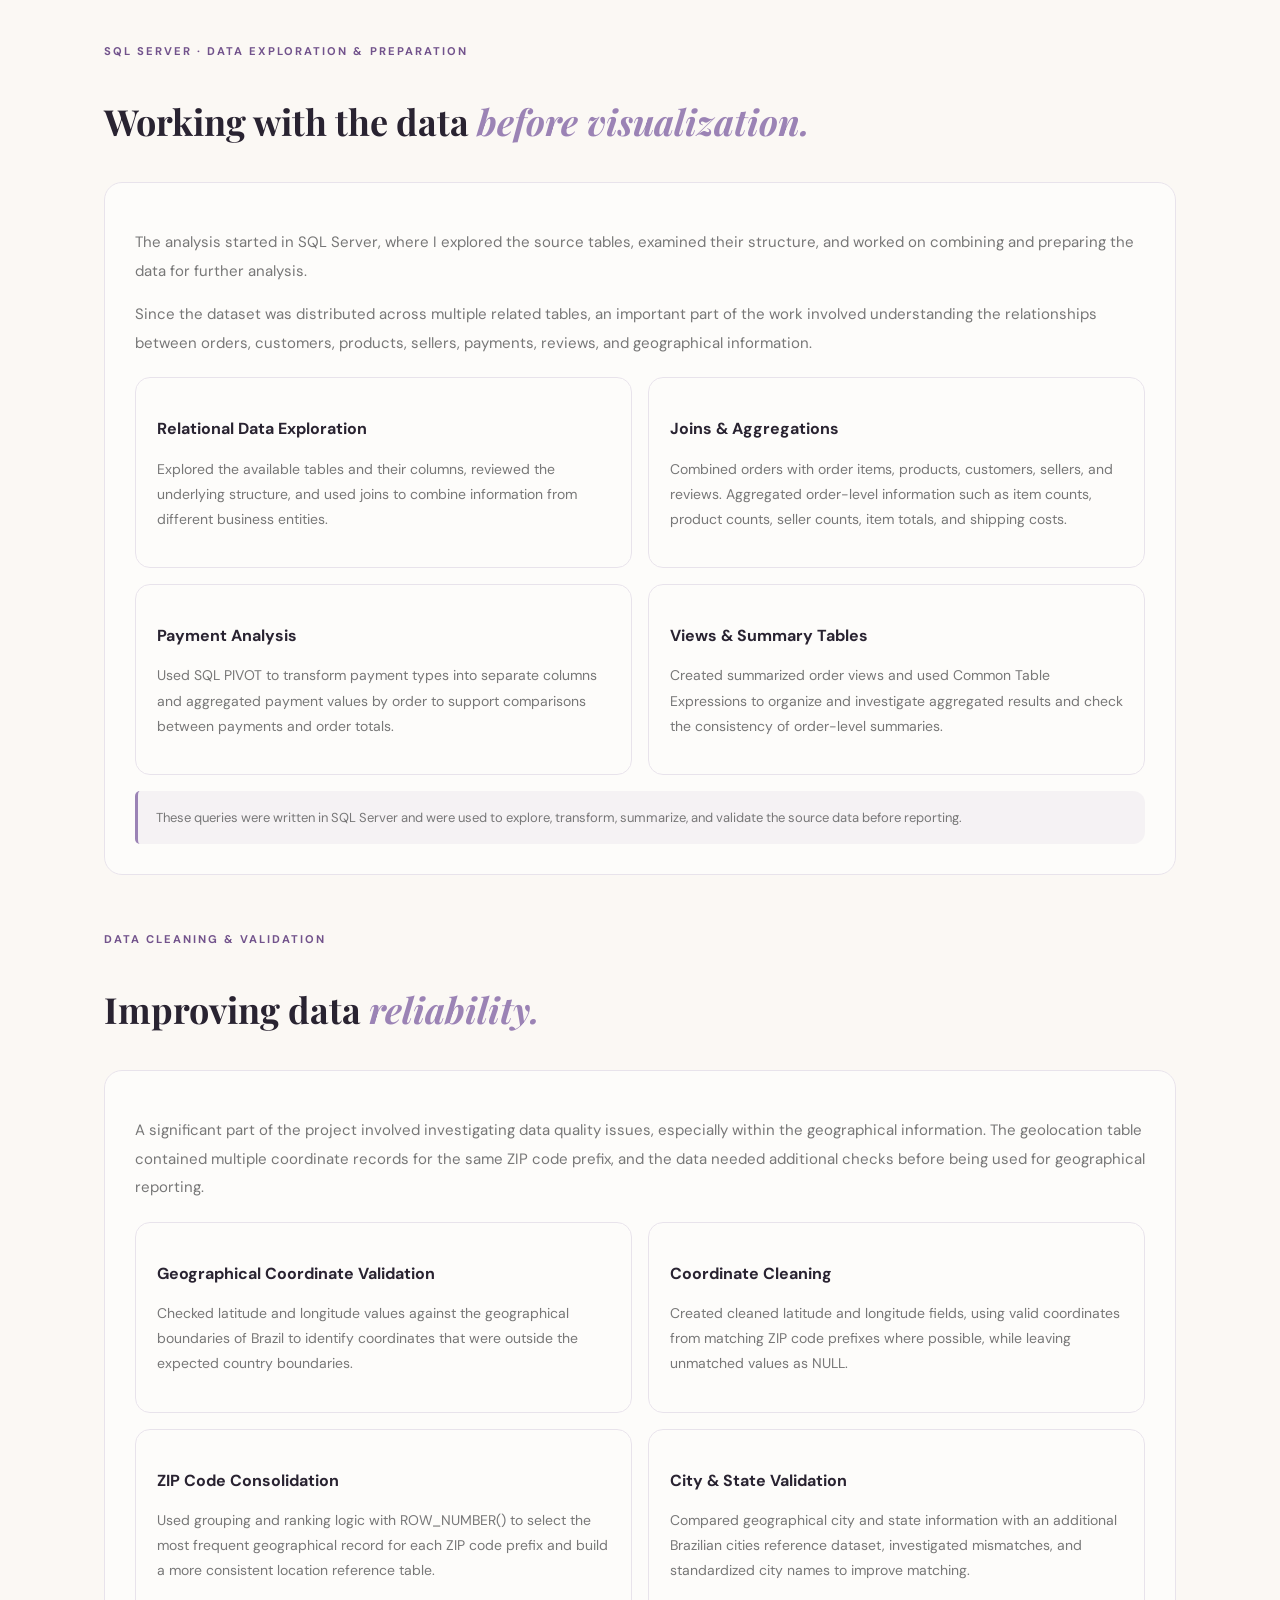
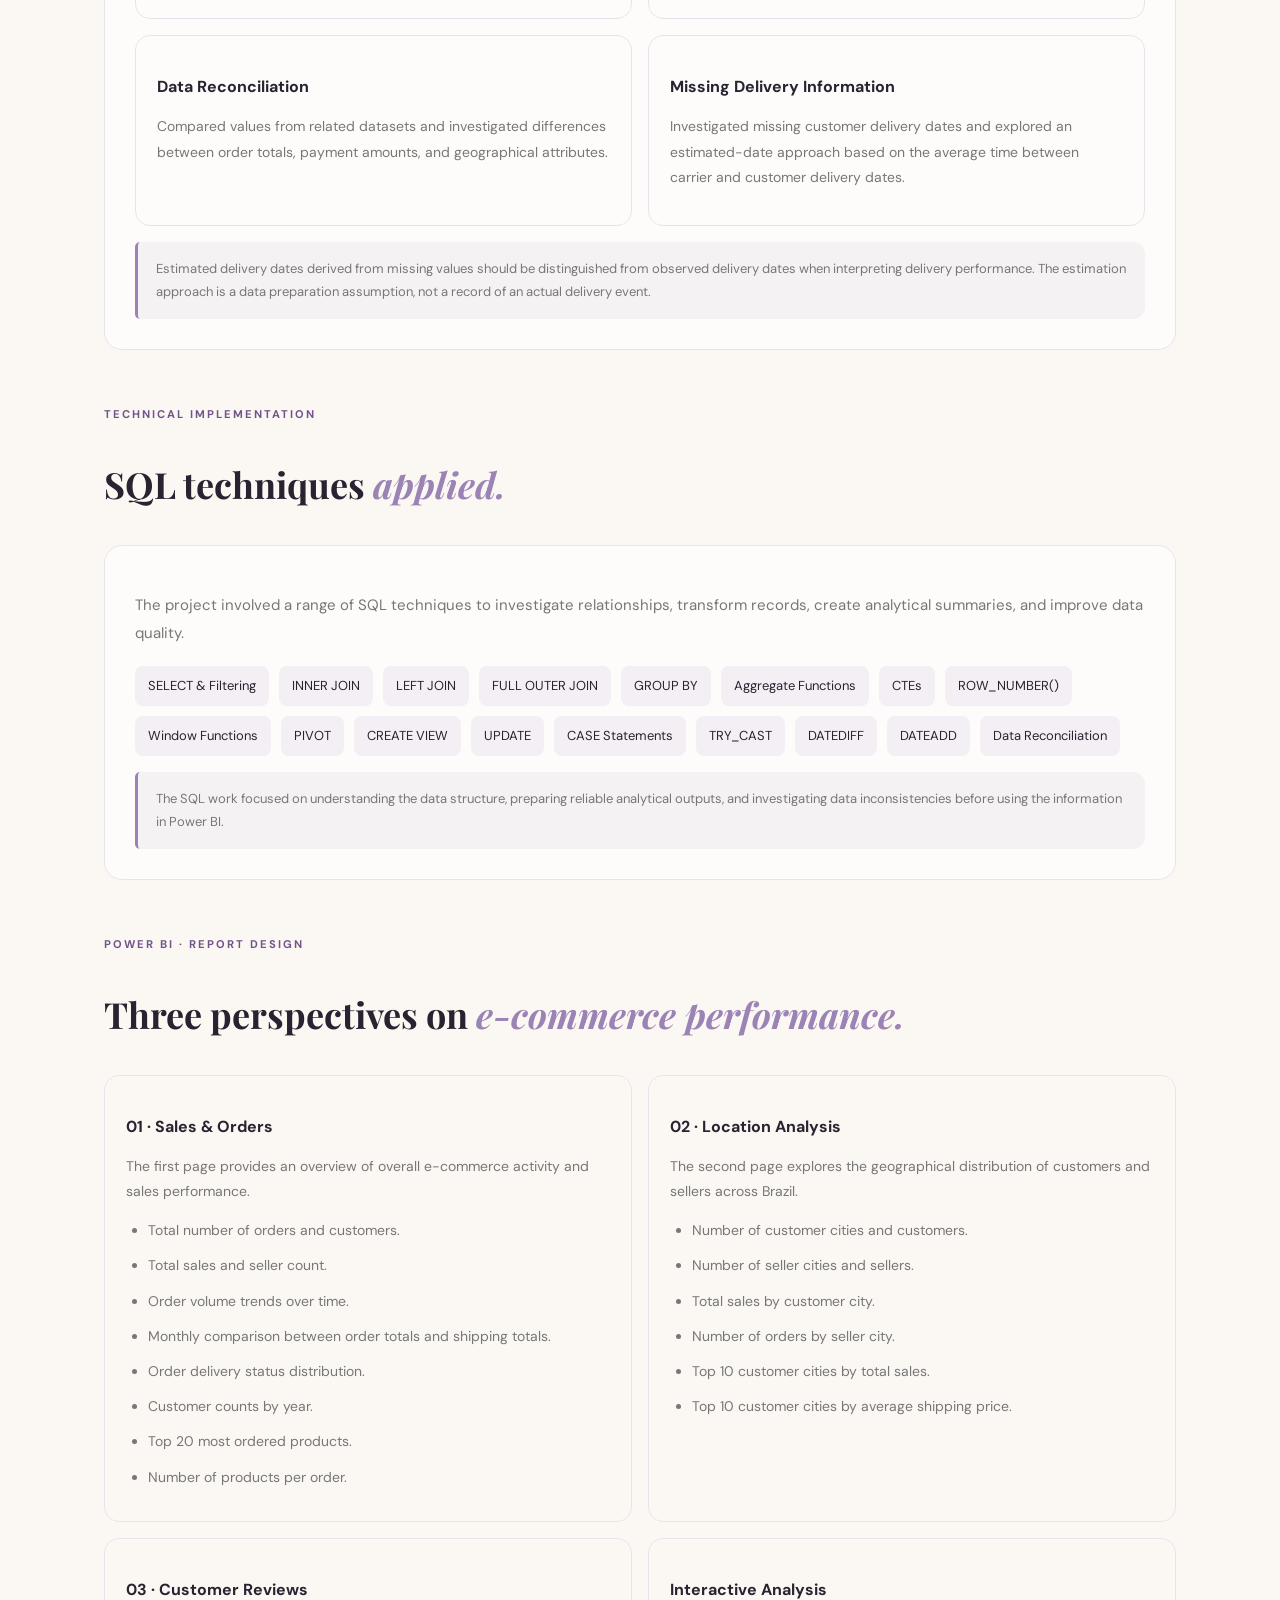
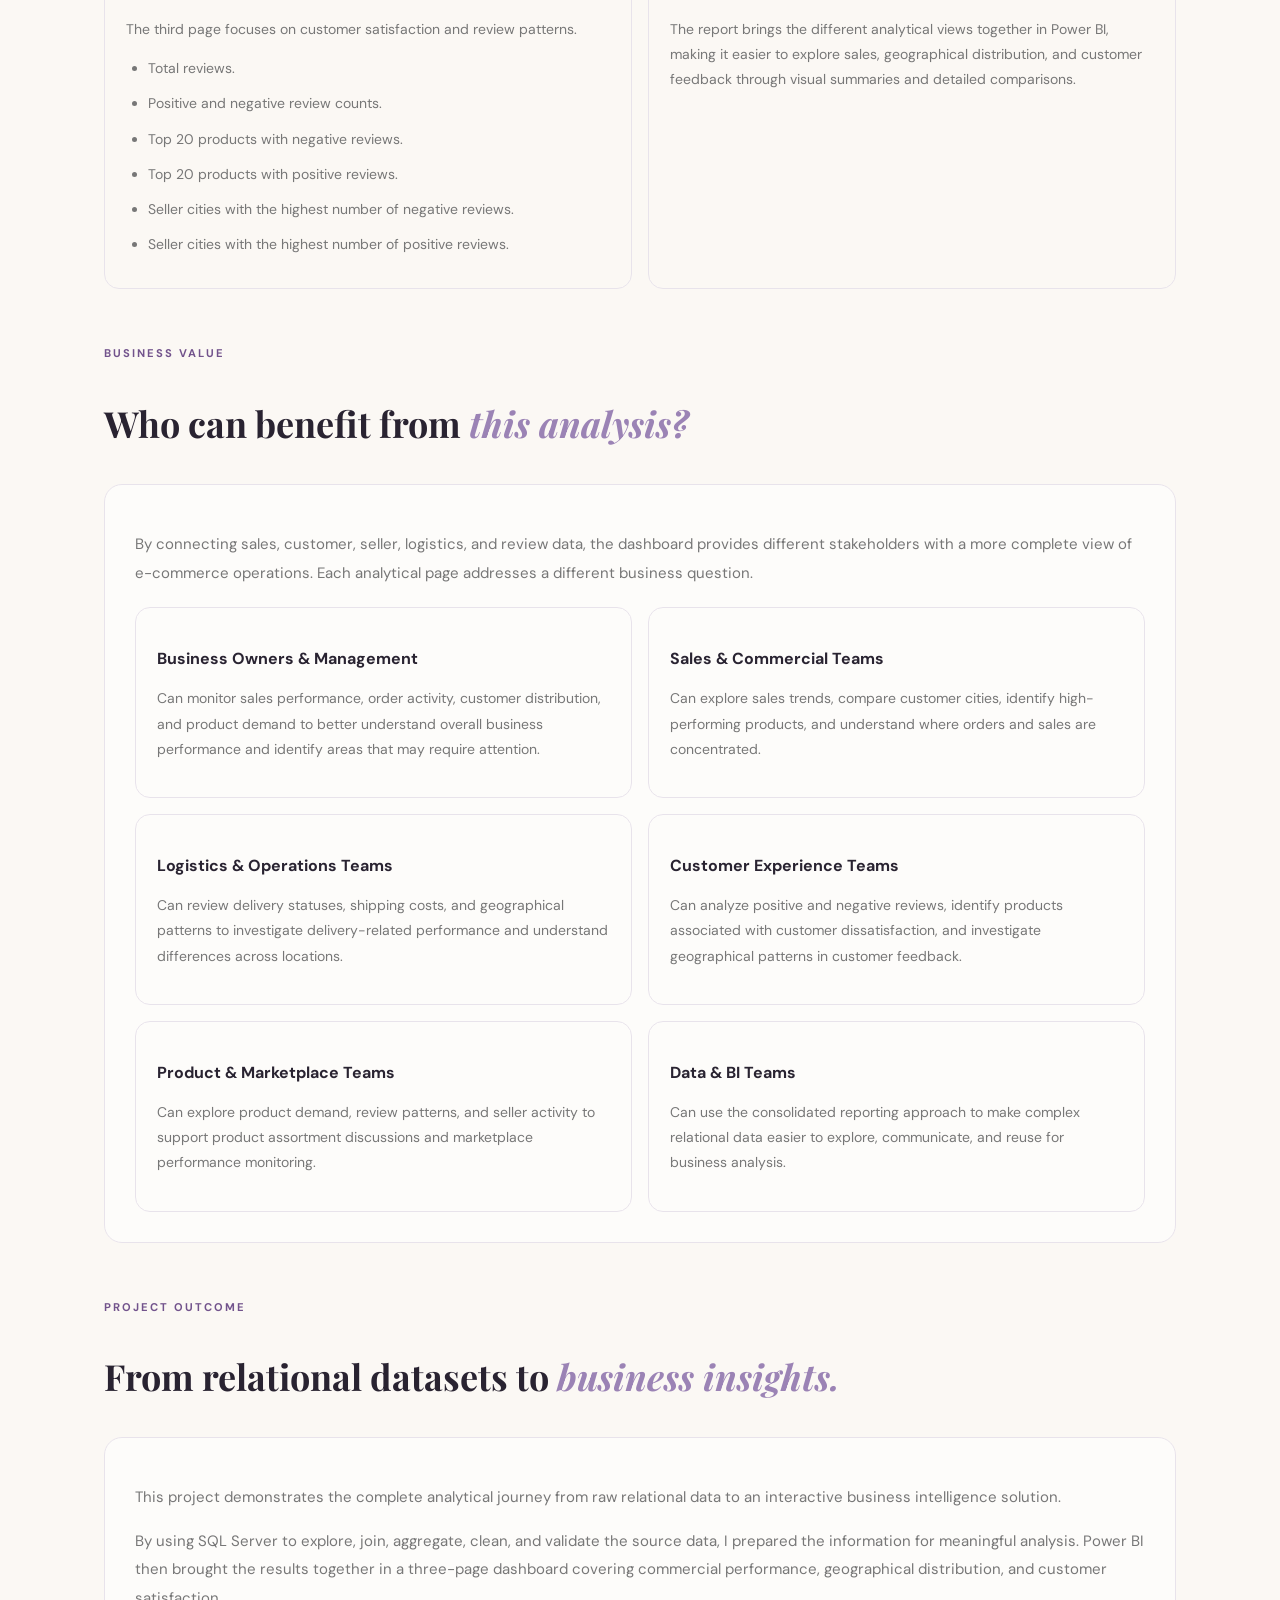
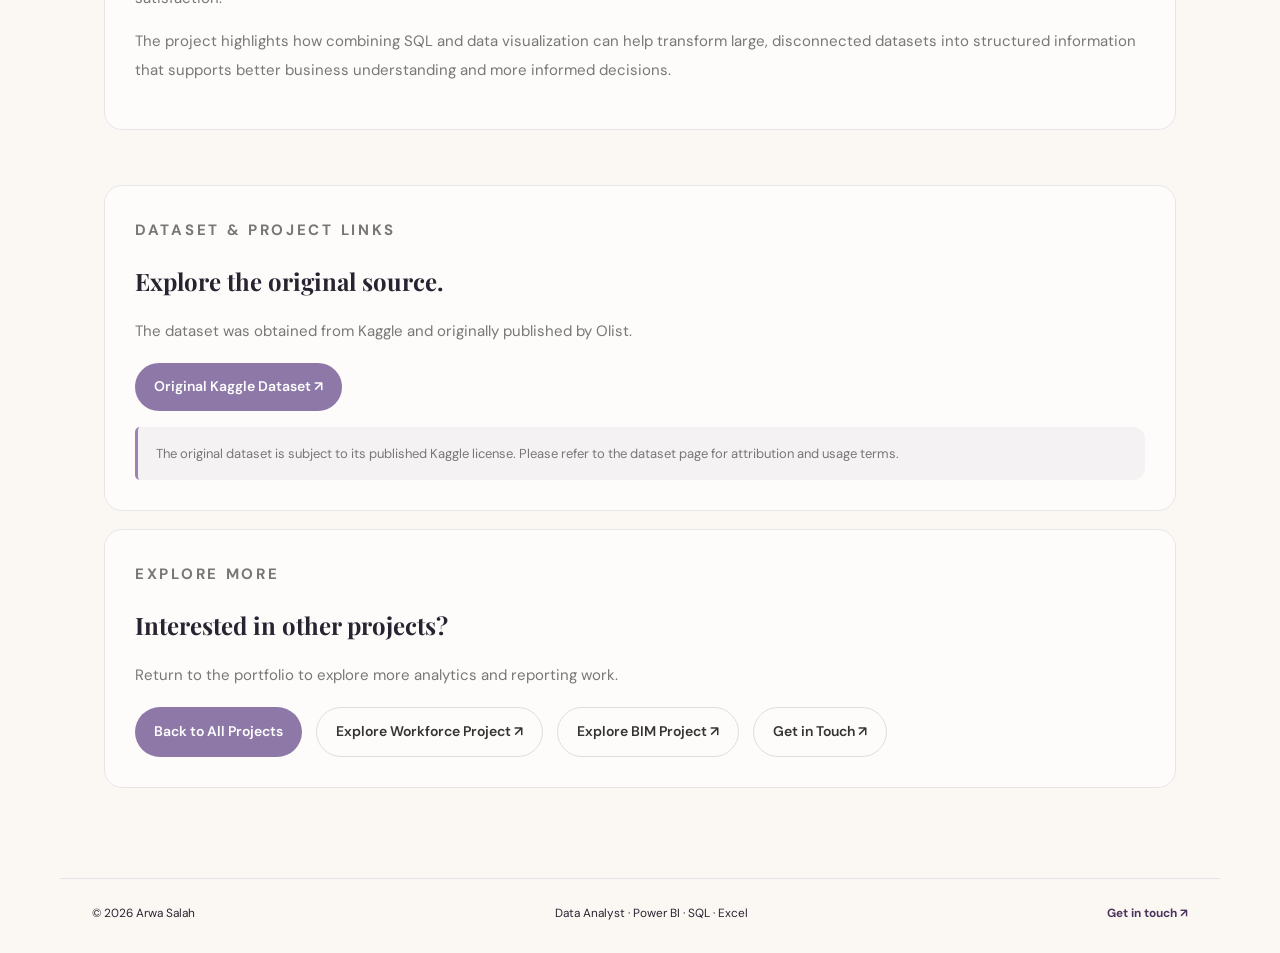
<file: ecommerce-analytics.html>
<!doctype html>
<html lang="en">
<head>
<meta charset="utf-8">
<meta name="viewport" content="width=device-width,initial-scale=1">
<meta name="description" content="Brazilian E-Commerce Analytics Dashboard - SQL Server and Power BI project by Arwa Salah.">
<title>Brazilian E-Commerce Analytics | Arwa Salah</title>

<link rel="preconnect" href="https://fonts.googleapis.com">
<link href="https://fonts.googleapis.com/css2?family=DM+Sans:wght@400;500;600;700&family=Playfair+Display:wght@600;700&display=swap" rel="stylesheet">
<link rel="stylesheet" href="styles.css">
<script defer src="script.js"></script>

<style>
.ecom-page {
max-width:1120px;
margin:0 auto;
padding:55px 24px 90px;
}

.ecom-back {
display:inline-flex;
align-items:center;
gap:8px;
margin-bottom:35px;
color:var(--text-muted,#777);
text-decoration:none;
font-size:14px;
}

.ecom-back:hover {
color:var(--accent,#8d78a8);
}

.ecom-hero {
margin-bottom:38px;
}

.ecom-hero h1 {
max-width:950px;
margin:12px 0 18px;
font-family:'Playfair Display',serif;
font-size:clamp(36px,6vw,60px);
line-height:1.12;
}

.ecom-hero h1 em {
color:var(--accent,#9b83b5);
font-weight:600;
}

.ecom-intro {
max-width:880px;
font-size:17px;
line-height:1.85;
color:var(--text-muted,#777);
}

.ecom-tags {
display:flex;
flex-wrap:wrap;
gap:9px;
margin-top:24px;
}

.ecom-tags span {
padding:8px 13px;
border:1px solid var(--border,#e8e3eb);
border-radius:30px;
font-size:12px;
}

.ecom-section {
margin-top:55px;
}

.ecom-section-heading {
margin-bottom:20px;
}

.ecom-section-heading .eyebrow {
margin-bottom:8px;
}

.ecom-section-heading h2 {
font-family:'Playfair Display',serif;
font-size:clamp(26px,4vw,36px);
}

.ecom-section-heading h2 em {
color:var(--accent,#9b83b5);
}

.ecom-panel {
padding:clamp(18px,3vw,30px);
border:1px solid var(--border,#e8e3eb);
border-radius:18px;
background:var(--surface,rgba(255,255,255,.55));
}

.ecom-panel p {
font-size:15px;
line-height:1.9;
color:var(--text-muted,#777);
}

.ecom-video {
width:100%;
display:block;
border-radius:14px;
background:#17151b;
max-height:680px;
}

.ecom-report-frame {
width:100%;
height:680px;
border:0;
border-radius:14px;
background:#f5f2f7;
}

.ecom-note {
margin-top:16px;
padding:15px 18px;
border-left:3px solid var(--accent,#9b83b5);
border-radius:5px 12px 12px 5px;
background:rgba(155,131,181,.08);
font-size:13px;
line-height:1.8;
color:var(--text-muted,#777);
}

.ecom-actions {
display:flex;
flex-wrap:wrap;
gap:14px;
margin-top:18px;
}

.ecom-action {
display:inline-flex;
align-items:center;
justify-content:center;
padding:12px 19px;
border-radius:30px;
background:var(--accent,#8d78a8);
color:white;
text-decoration:none;
font-size:14px;
font-weight:600;
}

.ecom-action.secondary {
background:transparent;
color:var(--text,#333);
border:1px solid var(--border,#ddd);
}

.ecom-grid {
display:grid;
grid-template-columns:repeat(2,minmax(0,1fr));
gap:16px;
margin-top:20px;
}

.ecom-card {
padding:21px;
border:1px solid var(--border,#e8e3eb);
border-radius:15px;
}

.ecom-card h3 {
font-size:16px;
margin-bottom:10px;
}

.ecom-card p {
font-size:14px;
line-height:1.8;
color:var(--text-muted,#777);
}

.ecom-list {
margin:14px 0 0;
padding-left:22px;
color:var(--text-muted,#777);
}

.ecom-list li {
margin-bottom:10px;
font-size:14px;
line-height:1.8;
}

.ecom-steps {
display:grid;
grid-template-columns:repeat(3,minmax(0,1fr));
gap:16px;
margin-top:22px;
}

.ecom-step {
padding:20px;
border:1px solid var(--border,#e8e3eb);
border-radius:15px;
}

.ecom-step-number {
display:block;
margin-bottom:12px;
font-family:'Playfair Display',serif;
font-size:25px;
color:var(--accent,#9b83b5);
}

.ecom-step h3 {
font-size:16px;
margin-bottom:9px;
}

.ecom-step p {
font-size:13px;
line-height:1.8;
color:var(--text-muted,#777);
}

.ecom-sql-topics {
display:flex;
flex-wrap:wrap;
gap:10px;
margin-top:18px;
}

.ecom-sql-topics span {
padding:9px 13px;
border-radius:8px;
background:rgba(155,131,181,.10);
font-size:13px;
}

.ecom-source {
overflow-wrap:anywhere;
}

@media(max-width:700px) {
.ecom-page {
padding:35px 18px 65px;
}

.ecom-grid,
.ecom-steps {
grid-template-columns:1fr;
}

.ecom-report-frame {
height:520px;
}
}
</style>
</head>

<body>

<div class="ambient ambient-one"></div>
<div class="ambient ambient-two"></div>

<header class="site-header">
<a class="brand" href="index.html">
<span class="brand-mark">AS</span>
<span>Arwa Salah<small>DATA ANALYST</small></span>
</a>

<button class="menu-toggle" aria-label="Toggle navigation" aria-expanded="false">☰</button>

<nav class="nav">
<a href="index.html">Home</a>
<a class="active" href="projects.html">Projects & Skills</a>
<a href="experience.html">Experience & Education</a>
<a href="about.html">About</a>
<a class="nav-contact" href="contact.html">Contact <span>↗</span></a>
</nav>
</header>

<main class="ecom-page">

<a class="ecom-back" href="projects.html">← Back to Projects</a>

<!-- INTRO -->
<section class="ecom-hero">

<p class="eyebrow">SQL SERVER · POWER BI · E-COMMERCE ANALYTICS</p>

<h1>Brazilian E-Commerce <em>Analytics Dashboard.</em></h1>

<p class="ecom-intro">
An end-to-end data analytics project built using the Brazilian E-Commerce Public Dataset by Olist. The project explores e-commerce performance from multiple perspectives, including sales and orders, customer and seller locations, delivery information, products, and customer reviews.

Starting with relational data exploration and preparation in SQL Server, the project moves into interactive Power BI reporting to turn complex, multi-table data into business-focused insights.
</p>

<div class="ecom-tags">
<span>SQL Server</span>
<span>Power BI</span>
<span>Data Cleaning</span>
<span>Data Validation</span>
<span>Data Transformation</span>
<span>Geospatial Analysis</span>
<span>Business Intelligence</span>
</div>

</section>

<!-- VIDEO -->
<section class="ecom-section">

<div class="ecom-section-heading">
<p class="eyebrow">PROJECT WALKTHROUGH</p>
<h2>See the dashboard <em>in action.</em></h2>
</div>

<div class="ecom-panel">

<video class="ecom-video" controls preload="metadata" playsinline>
<source src="images/E-Commerce_Report.mp4" type="video/mp4">
Your browser does not support HTML video.
</video>

<p class="ecom-note">
Watch the walkthrough to explore the dashboard pages, sales and order trends, geographical analysis, and customer review insights.
</p>

</div>
</section>

<!-- LIVE REPORT -->
<section class="ecom-section">

<div class="ecom-section-heading">
<p class="eyebrow">INTERACTIVE POWER BI REPORT</p>
<h2>Explore the <em>live dashboard.</em></h2>
</div>

<div class="ecom-panel">

<p>
Explore the interactive report directly below. The dashboard is organized into three analytical pages: Sales & Orders, Location Analysis, and Customer Reviews.
</p>

<iframe
class="ecom-report-frame"
title="Brazilian E-Commerce Analytics Dashboard"
src="https://app.powerbi.com/view?r=eyJrIjoiM2E2NTJkNTUtZTQxNy00MWM2LThhOTUtMDMyODRjOWFlNzg0IiwidCI6Ijc4NDllYjFiLTQ0YWMtNDYyYS05NWRiLWIzYTlhZGZiMmU3MiJ9"
allowfullscreen="true"
loading="lazy">
</iframe>

<div class="ecom-actions">
<a class="ecom-action"
href="https://app.powerbi.com/view?r=eyJrIjoiM2E2NTJkNTUtZTQxNy00MWM2LThhOTUtMDMyODRjOWFlNzg0IiwidCI6Ijc4NDllYjFiLTQ0YWMtNDYyYS05NWRiLWIzYTlhZGZiMmU3MiJ9"
target="_blank"
rel="noopener noreferrer">
Open Report in Power BI ↗
</a>

<a class="ecom-action secondary"
href="https://www.kaggle.com/datasets/olistbr/brazilian-ecommerce"
target="_blank"
rel="noopener noreferrer">
View Original Dataset ↗
</a>
</div>

</div>
</section>

<!-- DATASET OVERVIEW -->
<section class="ecom-section">

<div class="ecom-section-heading">
<p class="eyebrow">DATA SOURCE & BUSINESS CONTEXT</p>
<h2>Understanding the <em>Olist dataset.</em></h2>
</div>

<div class="ecom-panel">

<p>
The project uses the Brazilian E-Commerce Public Dataset by Olist, downloaded from Kaggle. It contains approximately 100,000 orders made between 2016 and 2018 through Brazilian online marketplaces.
</p>

<p>
The dataset consists of nine related CSV files covering different parts of the e-commerce process. These include customers, orders, order items, products, sellers, payments, reviews, geographical information, and product category translations.
</p>

<p>
Olist connects small businesses with online marketplaces and supports their sales and order fulfillment processes. This makes the dataset useful for exploring the relationships between commercial performance, customers, sellers, logistics, and customer satisfaction.
</p>

<div class="ecom-note">
The original dataset contains real commercial data that has been anonymized by Olist. The analysis in this project is based on the publicly available dataset, not on private company data.
</div>

<p class="ecom-source">
<strong>Dataset source:</strong>
<a href="https://www.kaggle.com/datasets/olistbr/brazilian-ecommerce" target="_blank" rel="noopener noreferrer">
Brazilian E-Commerce Public Dataset by Olist – Kaggle
</a>
</p>

</div>
</section>

<!-- SQL WORK -->
<section class="ecom-section">

<div class="ecom-section-heading">
<p class="eyebrow">SQL SERVER · DATA EXPLORATION & PREPARATION</p>
<h2>Working with the data <em>before visualization.</em></h2>
</div>

<div class="ecom-panel">

<p>
The analysis started in SQL Server, where I explored the source tables, examined their structure, and worked on combining and preparing the data for further analysis.
</p>

<p>
Since the dataset was distributed across multiple related tables, an important part of the work involved understanding the relationships between orders, customers, products, sellers, payments, reviews, and geographical information.
</p>

<div class="ecom-grid">

<div class="ecom-card">
<h3>Relational Data Exploration</h3>
<p>
Explored the available tables and their columns, reviewed the underlying structure, and used joins to combine information from different business entities.
</p>
</div>

<div class="ecom-card">
<h3>Joins & Aggregations</h3>
<p>
Combined orders with order items, products, customers, sellers, and reviews. Aggregated order-level information such as item counts, product counts, seller counts, item totals, and shipping costs.
</p>
</div>

<div class="ecom-card">
<h3>Payment Analysis</h3>
<p>
Used SQL PIVOT to transform payment types into separate columns and aggregated payment values by order to support comparisons between payments and order totals.
</p>
</div>

<div class="ecom-card">
<h3>Views & Summary Tables</h3>
<p>
Created summarized order views and used Common Table Expressions to organize and investigate aggregated results and check the consistency of order-level summaries.
</p>
</div>

</div>

<div class="ecom-note">
These queries were written in SQL Server and were used to explore, transform, summarize, and validate the source data before reporting.
</div>

</div>
</section>

<!-- DATA QUALITY -->
<section class="ecom-section">

<div class="ecom-section-heading">
<p class="eyebrow">DATA CLEANING & VALIDATION</p>
<h2>Improving data <em>reliability.</em></h2>
</div>

<div class="ecom-panel">

<p>
A significant part of the project involved investigating data quality issues, especially within the geographical information. The geolocation table contained multiple coordinate records for the same ZIP code prefix, and the data needed additional checks before being used for geographical reporting.
</p>

<div class="ecom-grid">

<div class="ecom-card">
<h3>Geographical Coordinate Validation</h3>
<p>
Checked latitude and longitude values against the geographical boundaries of Brazil to identify coordinates that were outside the expected country boundaries.
</p>
</div>

<div class="ecom-card">
<h3>Coordinate Cleaning</h3>
<p>
Created cleaned latitude and longitude fields, using valid coordinates from matching ZIP code prefixes where possible, while leaving unmatched values as NULL.
</p>
</div>

<div class="ecom-card">
<h3>ZIP Code Consolidation</h3>
<p>
Used grouping and ranking logic with ROW_NUMBER() to select the most frequent geographical record for each ZIP code prefix and build a more consistent location reference table.
</p>
</div>

<div class="ecom-card">
<h3>City & State Validation</h3>
<p>
Compared geographical city and state information with an additional Brazilian cities reference dataset, investigated mismatches, and standardized city names to improve matching.
</p>
</div>

<div class="ecom-card">
<h3>Data Reconciliation</h3>
<p>
Compared values from related datasets and investigated differences between order totals, payment amounts, and geographical attributes.
</p>
</div>

<div class="ecom-card">
<h3>Missing Delivery Information</h3>
<p>
Investigated missing customer delivery dates and explored an estimated-date approach based on the average time between carrier and customer delivery dates.
</p>
</div>

</div>

<div class="ecom-note">
Estimated delivery dates derived from missing values should be distinguished from observed delivery dates when interpreting delivery performance. The estimation approach is a data preparation assumption, not a record of an actual delivery event.
</div>

</div>
</section>

<!-- SQL TECHNIQUES -->
<section class="ecom-section">

<div class="ecom-section-heading">
<p class="eyebrow">TECHNICAL IMPLEMENTATION</p>
<h2>SQL techniques <em>applied.</em></h2>
</div>

<div class="ecom-panel">

<p>
The project involved a range of SQL techniques to investigate relationships, transform records, create analytical summaries, and improve data quality.
</p>

<div class="ecom-sql-topics">
<span>SELECT & Filtering</span>
<span>INNER JOIN</span>
<span>LEFT JOIN</span>
<span>FULL OUTER JOIN</span>
<span>GROUP BY</span>
<span>Aggregate Functions</span>
<span>CTEs</span>
<span>ROW_NUMBER()</span>
<span>Window Functions</span>
<span>PIVOT</span>
<span>CREATE VIEW</span>
<span>UPDATE</span>
<span>CASE Statements</span>
<span>TRY_CAST</span>
<span>DATEDIFF</span>
<span>DATEADD</span>
<span>Data Reconciliation</span>
</div>

<div class="ecom-note">
The SQL work focused on understanding the data structure, preparing reliable analytical outputs, and investigating data inconsistencies before using the information in Power BI.
</div>

</div>
</section>

<!-- POWER BI REPORT PAGES -->
<section class="ecom-section">

<div class="ecom-section-heading">
<p class="eyebrow">POWER BI · REPORT DESIGN</p>
<h2>Three perspectives on <em>e-commerce performance.</em></h2>
</div>

<div class="ecom-grid">

<div class="ecom-card">
<h3>01 · Sales & Orders</h3>
<p>
The first page provides an overview of overall e-commerce activity and sales performance.
</p>
<ul class="ecom-list">
<li>Total number of orders and customers.</li>
<li>Total sales and seller count.</li>
<li>Order volume trends over time.</li>
<li>Monthly comparison between order totals and shipping totals.</li>
<li>Order delivery status distribution.</li>
<li>Customer counts by year.</li>
<li>Top 20 most ordered products.</li>
<li>Number of products per order.</li>
</ul>
</div>

<div class="ecom-card">
<h3>02 · Location Analysis</h3>
<p>
The second page explores the geographical distribution of customers and sellers across Brazil.
</p>
<ul class="ecom-list">
<li>Number of customer cities and customers.</li>
<li>Number of seller cities and sellers.</li>
<li>Total sales by customer city.</li>
<li>Number of orders by seller city.</li>
<li>Top 10 customer cities by total sales.</li>
<li>Top 10 customer cities by average shipping price.</li>
</ul>
</div>

<div class="ecom-card">
<h3>03 · Customer Reviews</h3>
<p>
The third page focuses on customer satisfaction and review patterns.
</p>
<ul class="ecom-list">
<li>Total reviews.</li>
<li>Positive and negative review counts.</li>
<li>Top 20 products with negative reviews.</li>
<li>Top 20 products with positive reviews.</li>
<li>Seller cities with the highest number of negative reviews.</li>
<li>Seller cities with the highest number of positive reviews.</li>
</ul>
</div>

<div class="ecom-card">
<h3>Interactive Analysis</h3>
<p>
The report brings the different analytical views together in Power BI, making it easier to explore sales, geographical distribution, and customer feedback through visual summaries and detailed comparisons.
</p>
</div>

</div>
</section>

<!-- BUSINESS VALUE -->
<section class="ecom-section">

<div class="ecom-section-heading">
<p class="eyebrow">BUSINESS VALUE</p>
<h2>Who can benefit from <em>this analysis?</em></h2>
</div>

<div class="ecom-panel">

<p>
By connecting sales, customer, seller, logistics, and review data, the dashboard provides different stakeholders with a more complete view of e-commerce operations. Each analytical page addresses a different business question.
</p>

<div class="ecom-grid">

<div class="ecom-card">
<h3>Business Owners & Management</h3>
<p>
Can monitor sales performance, order activity, customer distribution, and product demand to better understand overall business performance and identify areas that may require attention.
</p>
</div>

<div class="ecom-card">
<h3>Sales & Commercial Teams</h3>
<p>
Can explore sales trends, compare customer cities, identify high-performing products, and understand where orders and sales are concentrated.
</p>
</div>

<div class="ecom-card">
<h3>Logistics & Operations Teams</h3>
<p>
Can review delivery statuses, shipping costs, and geographical patterns to investigate delivery-related performance and understand differences across locations.
</p>
</div>

<div class="ecom-card">
<h3>Customer Experience Teams</h3>
<p>
Can analyze positive and negative reviews, identify products associated with customer dissatisfaction, and investigate geographical patterns in customer feedback.
</p>
</div>

<div class="ecom-card">
<h3>Product & Marketplace Teams</h3>
<p>
Can explore product demand, review patterns, and seller activity to support product assortment discussions and marketplace performance monitoring.
</p>
</div>

<div class="ecom-card">
<h3>Data & BI Teams</h3>
<p>
Can use the consolidated reporting approach to make complex relational data easier to explore, communicate, and reuse for business analysis.
</p>
</div>

</div>

</div>
</section>

<!-- PROJECT OUTCOME -->
<section class="ecom-section">

<div class="ecom-section-heading">
<p class="eyebrow">PROJECT OUTCOME</p>
<h2>From relational datasets to <em>business insights.</em></h2>
</div>

<div class="ecom-panel">

<p>
This project demonstrates the complete analytical journey from raw relational data to an interactive business intelligence solution.
</p>

<p>
By using SQL Server to explore, join, aggregate, clean, and validate the source data, I prepared the information for meaningful analysis. Power BI then brought the results together in a three-page dashboard covering commercial performance, geographical distribution, and customer satisfaction.
</p>

<p>
The project highlights how combining SQL and data visualization can help transform large, disconnected datasets into structured information that supports better business understanding and more informed decisions.
</p>

</div>
</section>

<!-- SOURCE AND NAVIGATION -->
<section class="ecom-section">

<div class="ecom-panel">

<p class="eyebrow">DATASET & PROJECT LINKS</p>

<h2 style="font-family:'Playfair Display',serif; margin:10px 0 15px;">
Explore the original source.
</h2>

<p>
The dataset was obtained from Kaggle and originally published by Olist.
</p>

<div class="ecom-actions">
<a class="ecom-action"
href="https://www.kaggle.com/datasets/olistbr/brazilian-ecommerce"
target="_blank"
rel="noopener noreferrer">
Original Kaggle Dataset ↗
</a>
</div>

<div class="ecom-note">
The original dataset is subject to its published Kaggle license. Please refer to the dataset page for attribution and usage terms.
</div>

</div>

<div class="ecom-panel" style="margin-top:18px;">

<p class="eyebrow">EXPLORE MORE</p>

<h2 style="font-family:'Playfair Display',serif; margin:10px 0 15px;">
Interested in other projects?
</h2>

<p>Return to the portfolio to explore more analytics and reporting work.</p>

<div class="ecom-actions">
<a class="ecom-action" href="projects.html">Back to All Projects</a>
<a class="ecom-action secondary" href="workforce-analytics.html">Explore Workforce Project ↗</a>
<a class="ecom-action secondary" href="bim-report.html">Explore BIM Project ↗</a>
<a class="ecom-action secondary" href="contact.html">Get in Touch ↗</a>
</div>

</div>
</section>

</main>

<footer class="footer">
<span>© <span id="year"></span> Arwa Salah</span>
<span>Data Analyst · Power BI · SQL · Excel</span>
<a href="contact.html">Get in touch ↗</a>
</footer>

</body>
</html>
</file>
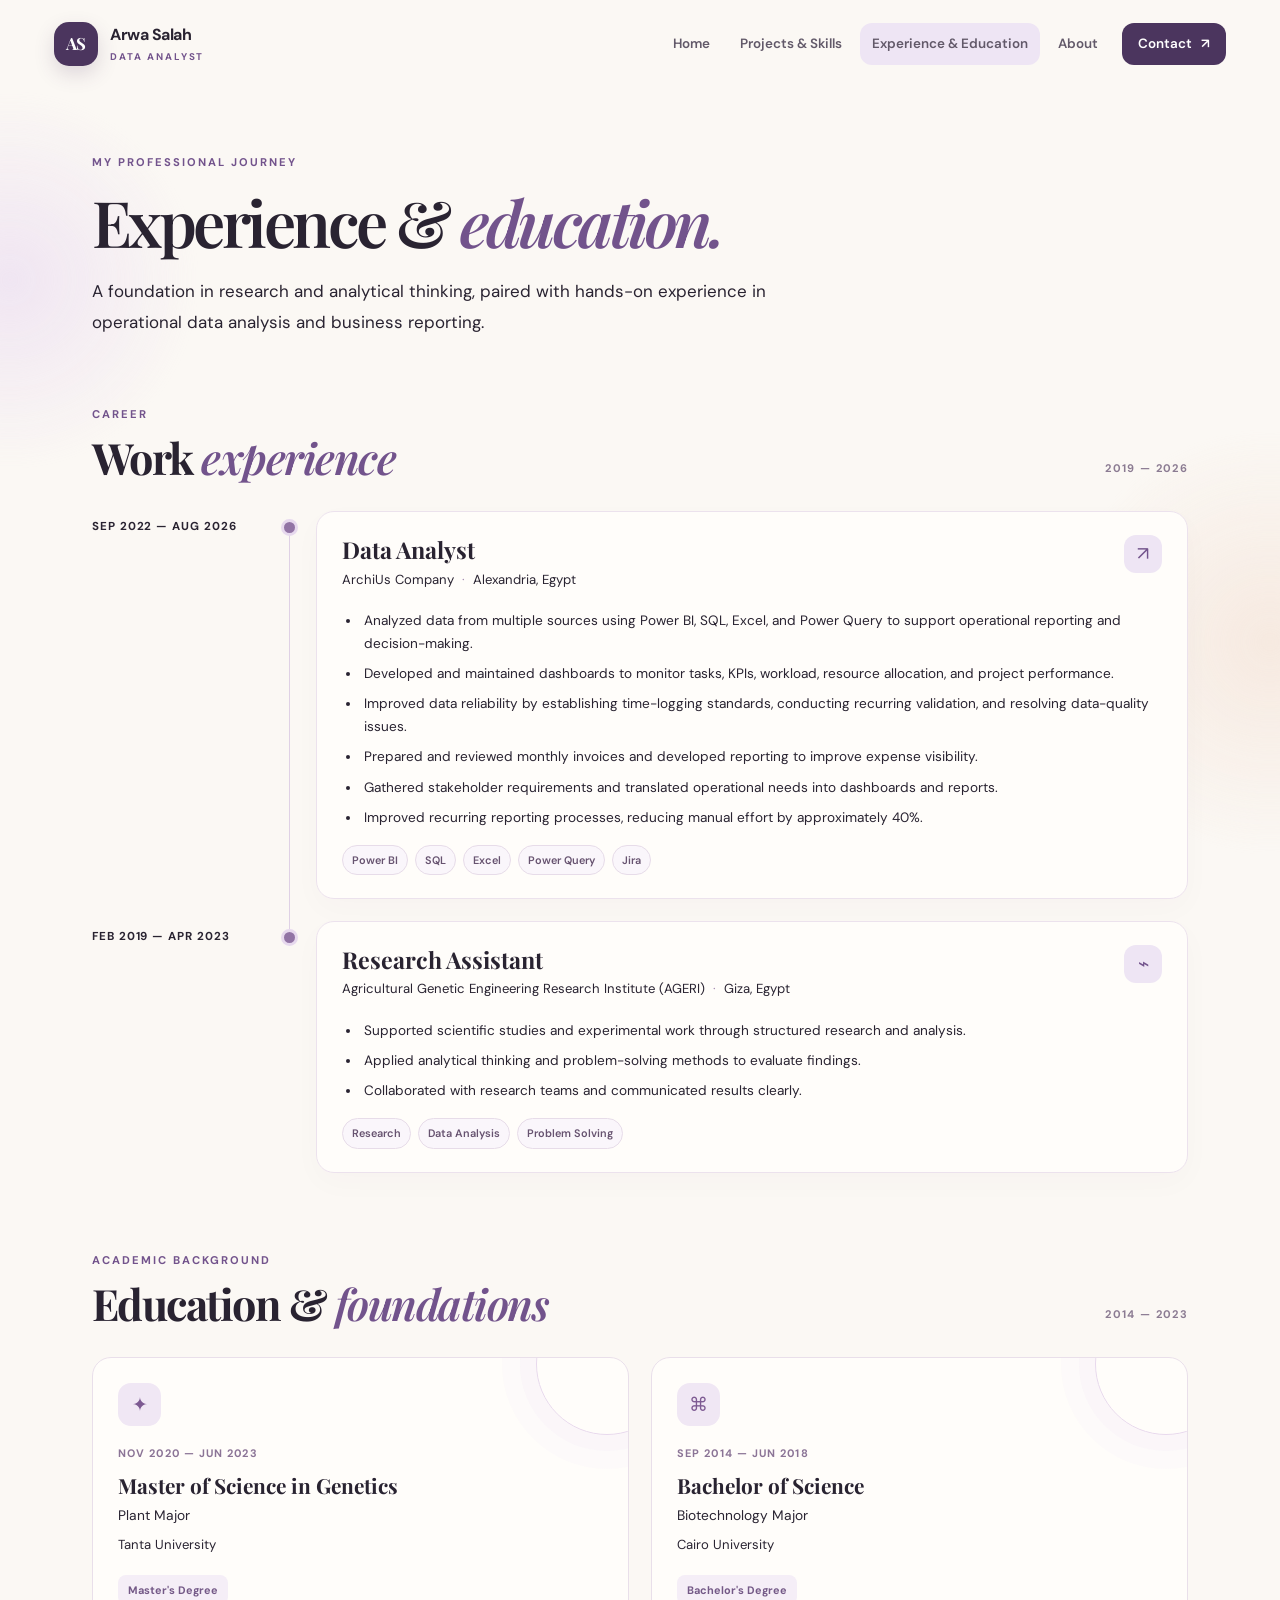
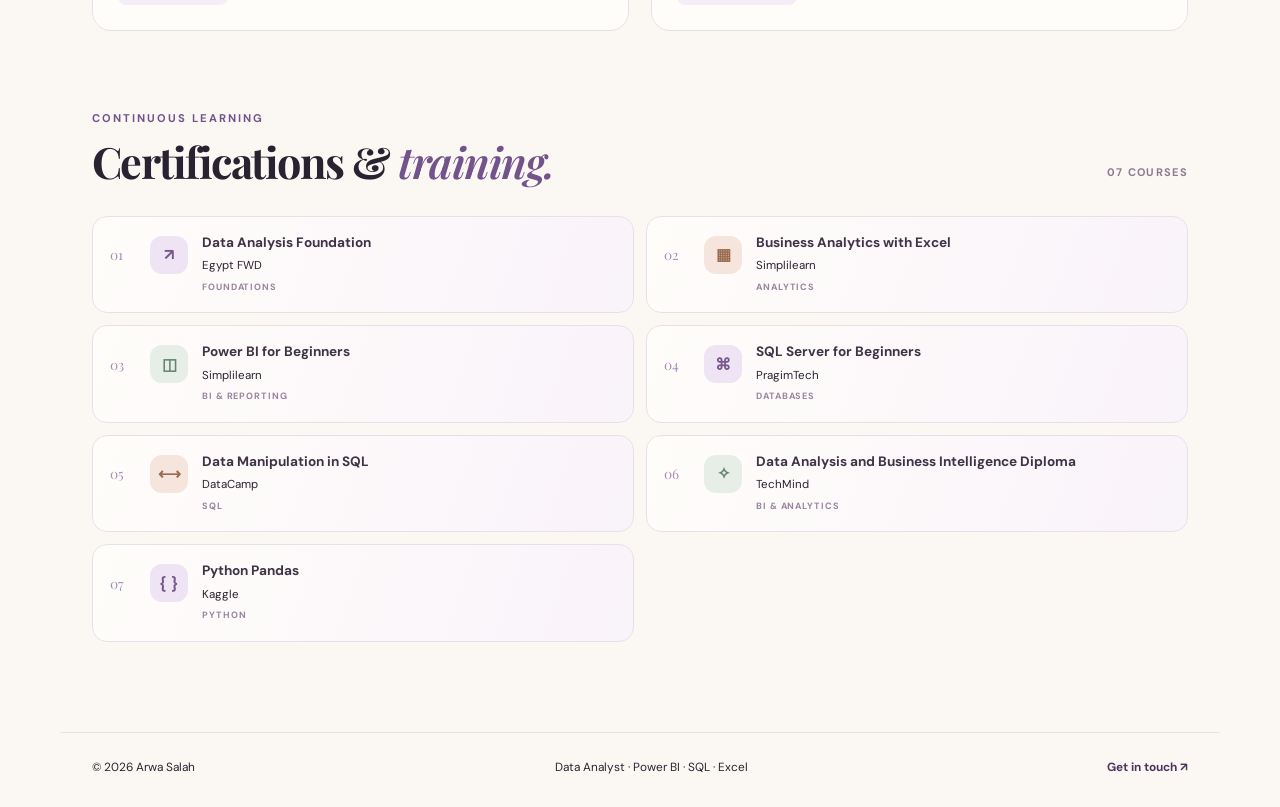
<file: experience.html>
<!doctype html><html lang="en"><head><meta charset="utf-8"><meta name="viewport" content="width=device-width,initial-scale=1"><title>Experience & Education | Arwa Salah</title><link rel="preconnect" href="https://fonts.googleapis.com"><link href="https://fonts.googleapis.com/css2?family=DM+Sans:wght@400;500;600;700&family=Playfair+Display:wght@600;700&display=swap" rel="stylesheet"><link rel="stylesheet" href="styles.css"><script defer src="script.js"></script></head><body><div class="ambient ambient-one"></div><div class="ambient ambient-two"></div><header class="site-header"><a class="brand" href="index.html"><span class="brand-mark">AS</span><span>Arwa Salah<small>DATA ANALYST</small></span></a><button class="menu-toggle" aria-label="Toggle navigation" aria-expanded="false">☰</button><nav class="nav"><a href="index.html">Home</a><a href="projects.html">Projects & Skills</a><a class="active" href="experience.html">Experience & Education</a><a href="about.html">About</a><a class="nav-contact" href="contact.html">Contact <span>↗</span></a></nav></header><main class="page-wrap inner-page"><section class="page-heading reveal"><p class="eyebrow">MY PROFESSIONAL JOURNEY</p><h1>Experience & <em>education.</em></h1><p class="lead">A foundation in research and analytical thinking, paired with hands-on experience in operational data analysis and business reporting.</p></section><section class="section-block reveal"><div class="section-title"><div><p class="eyebrow">CAREER</p><h2>Work <em>experience</em></h2></div><span class="section-count">2019 — 2026</span></div><div class="timeline"><article class="timeline-card"><div class="timeline-date">SEP 2022 — AUG 2026</div><div class="timeline-marker"></div><div class="timeline-body"><div class="timeline-heading"><div><h3>Data Analyst</h3><p class="company">ArchiUs Company <span>·</span> Alexandria, Egypt</p></div><span class="work-symbol">↗</span></div><ul><li>Analyzed data from multiple sources using Power BI, SQL, Excel, and Power Query to support operational reporting and decision-making.</li><li>Developed and maintained dashboards to monitor tasks, KPIs, workload, resource allocation, and project performance.</li><li>Improved data reliability by establishing time-logging standards, conducting recurring validation, and resolving data-quality issues.</li><li>Prepared and reviewed monthly invoices and developed reporting to improve expense visibility.</li><li>Gathered stakeholder requirements and translated operational needs into dashboards and reports.</li><li>Improved recurring reporting processes, reducing manual effort by approximately 40%.</li></ul><div class="tag-list"><span>Power BI</span><span>SQL</span><span>Excel</span><span>Power Query</span><span>Jira</span></div></div></article><article class="timeline-card"><div class="timeline-date">FEB 2019 — APR 2023</div><div class="timeline-marker"></div><div class="timeline-body"><div class="timeline-heading"><div><h3>Research Assistant</h3><p class="company">Agricultural Genetic Engineering Research Institute (AGERI) <span>·</span> Giza, Egypt</p></div><span class="work-symbol">⌁</span></div><ul><li>Supported scientific studies and experimental work through structured research and analysis.</li><li>Applied analytical thinking and problem-solving methods to evaluate findings.</li><li>Collaborated with research teams and communicated results clearly.</li></ul><div class="tag-list"><span>Research</span><span>Data Analysis</span><span>Problem Solving</span></div></div></article></div></section>
<section class="section-block education-block reveal"><div class="section-title"><div><p class="eyebrow">ACADEMIC BACKGROUND</p><h2>Education & <em>foundations</em></h2></div><span class="section-count">2014 — 2023</span></div><div class="education-grid"><article class="education-card"><div class="education-icon">✦</div><div class="education-meta">NOV 2020 — JUN 2023</div><h3>Master of Science in Genetics</h3><p class="education-focus">Plant Major</p><p class="company">Tanta University</p><span class="edu-tag">Master's Degree</span></article><article class="education-card"><div class="education-icon">⌘</div><div class="education-meta">SEP 2014 — JUN 2018</div><h3>Bachelor of Science</h3><p class="education-focus">Biotechnology Major</p><p class="company">Cairo University</p><span class="edu-tag">Bachelor's Degree</span></article></div></section>
<section class="section-block cert-section reveal"><div class="section-title"><div><p class="eyebrow">CONTINUOUS LEARNING</p><h2>Certifications & <em>training.</em></h2></div><span class="section-count">07 COURSES</span></div><div class="cert-list"><article class="cert-item"><span class="cert-number">01</span><span class="cert-mark">↗</span><div><h3>Data Analysis Foundation</h3><p>Egypt FWD</p></div><span class="cert-type">FOUNDATIONS</span></article><article class="cert-item"><span class="cert-number">02</span><span class="cert-mark">▦</span><div><h3>Business Analytics with Excel</h3><p>Simplilearn</p></div><span class="cert-type">ANALYTICS</span></article><article class="cert-item"><span class="cert-number">03</span><span class="cert-mark">◫</span><div><h3>Power BI for Beginners</h3><p>Simplilearn</p></div><span class="cert-type">BI & REPORTING</span></article><article class="cert-item"><span class="cert-number">04</span><span class="cert-mark">⌘</span><div><h3>SQL Server for Beginners</h3><p>PragimTech</p></div><span class="cert-type">DATABASES</span></article><article class="cert-item"><span class="cert-number">05</span><span class="cert-mark">⟷</span><div><h3>Data Manipulation in SQL</h3><p>DataCamp</p></div><span class="cert-type">SQL</span></article><article class="cert-item"><span class="cert-number">06</span><span class="cert-mark">✧</span><div><h3>Data Analysis and Business Intelligence Diploma</h3><p>TechMind</p></div><span class="cert-type">BI & ANALYTICS</span></article><article class="cert-item"><span class="cert-number">07</span><span class="cert-mark">{ }</span><div><h3>Python Pandas</h3><p>Kaggle</p></div><span class="cert-type">PYTHON</span></article></div></section></main><footer class="footer"><span>© <span id="year"></span> Arwa Salah</span><span>Data Analyst · Power BI · SQL · Excel</span><a href="contact.html">Get in touch ↗</a></footer></body></html>
</file>
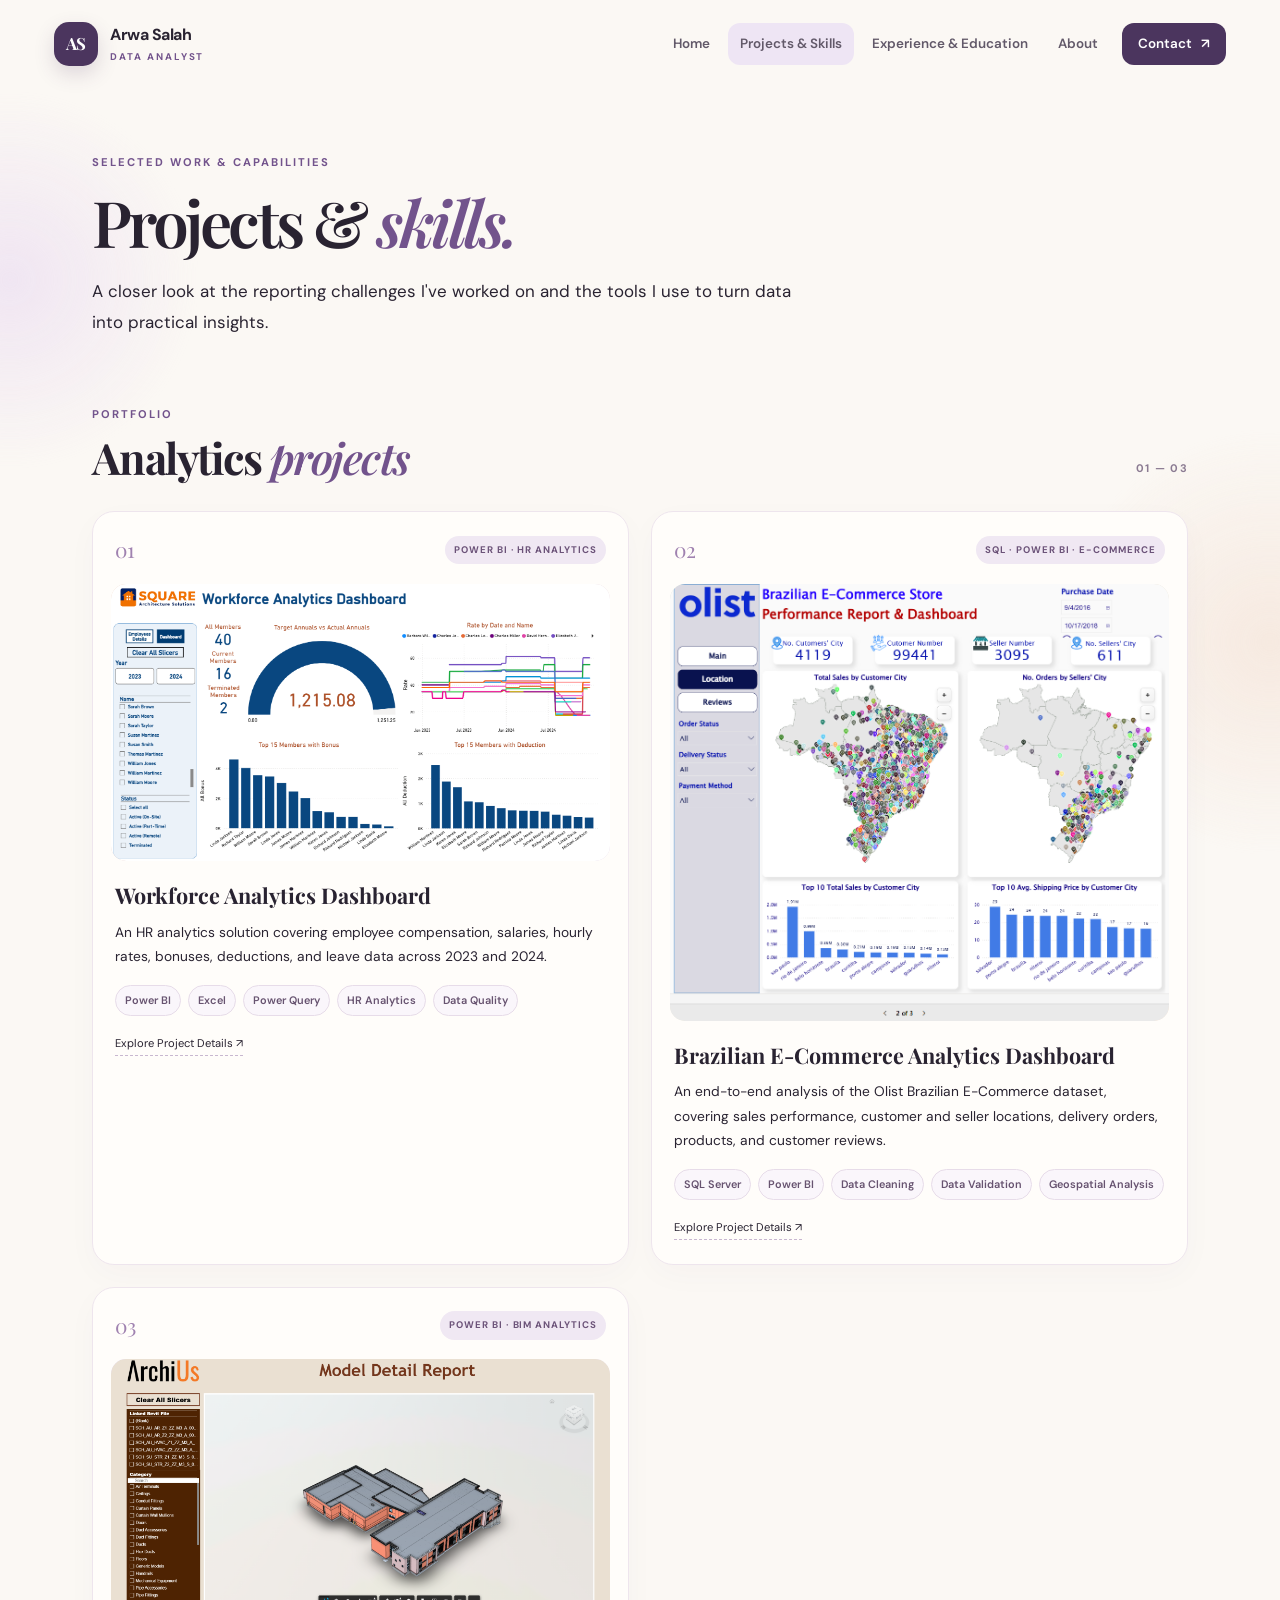
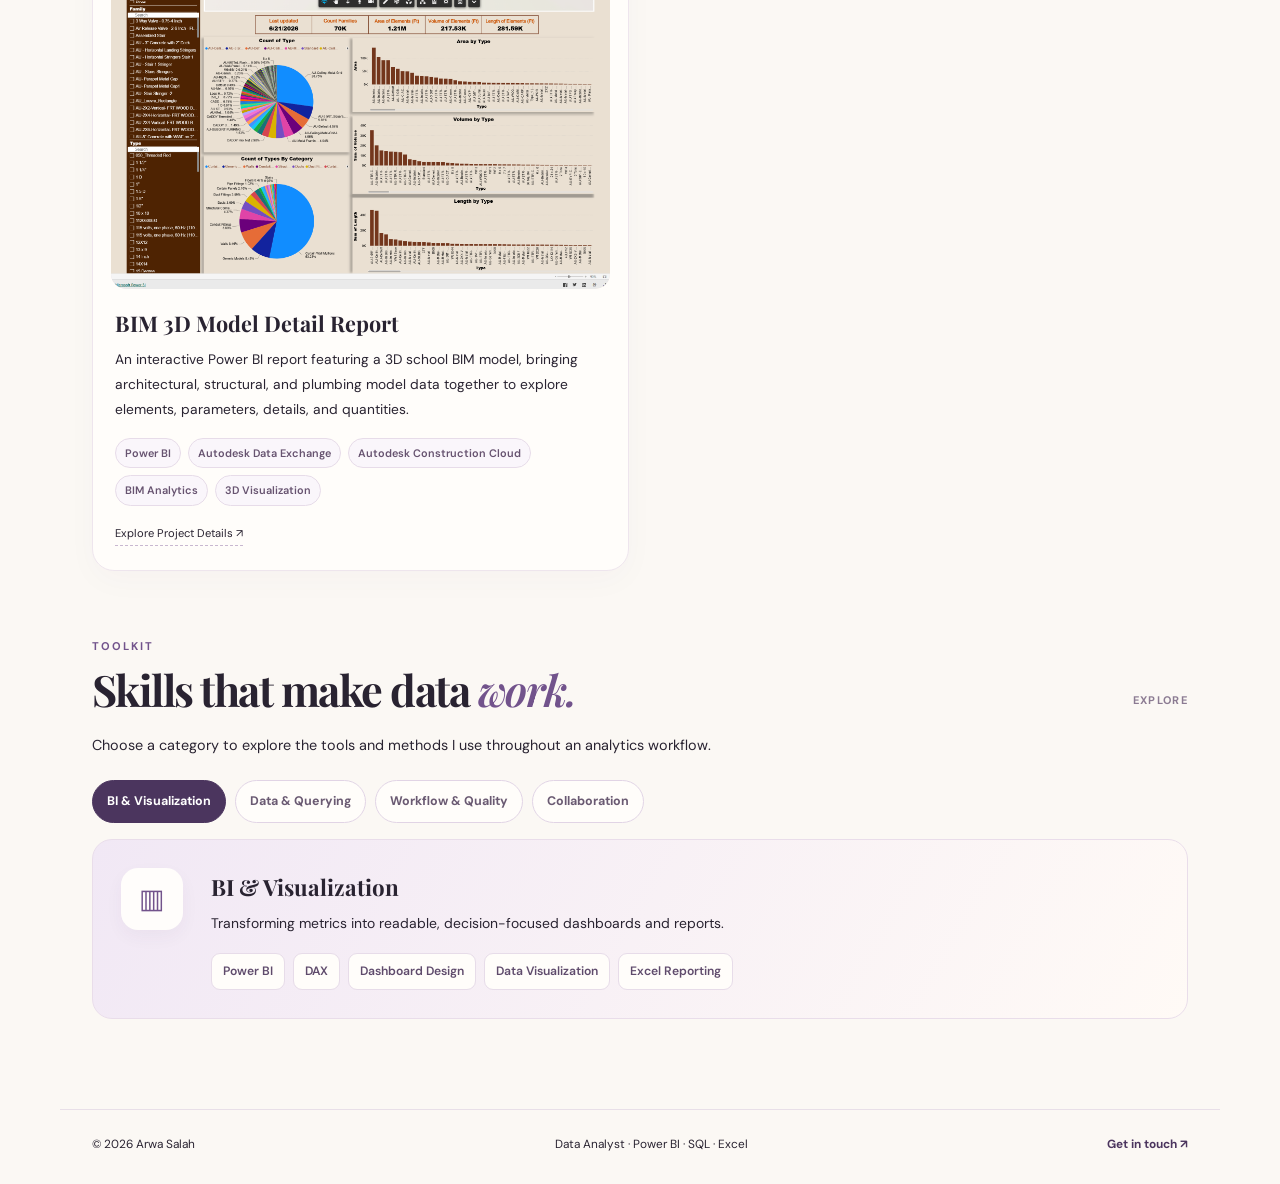
<file: projects.html>
<!doctype html>
<html lang="en">
<head>
<meta charset="utf-8">
<meta name="viewport" content="width=device-width,initial-scale=1">
<meta name="description" content="Selected analytics projects and skills by Arwa Salah.">
<title>Projects & Skills | Arwa Salah</title>
<link rel="preconnect" href="https://fonts.googleapis.com">
<link href="https://fonts.googleapis.com/css2?family=DM+Sans:wght@400;500;600;700&family=Playfair+Display:wght@600;700&display=swap" rel="stylesheet">
<link rel="stylesheet" href="styles.css">
<script defer src="script.js"></script>
</head>

<body>

<div class="ambient ambient-one"></div>
<div class="ambient ambient-two"></div>

<header class="site-header">
<a class="brand" href="index.html">
<span class="brand-mark">AS</span>
<span>Arwa Salah<small>DATA ANALYST</small></span>
</a>

<button class="menu-toggle" aria-label="Toggle navigation" aria-expanded="false">☰</button>

<nav class="nav">
<a href="index.html">Home</a>
<a class="active" href="projects.html">Projects & Skills</a>
<a href="experience.html">Experience & Education</a>
<a href="about.html">About</a>
<a class="nav-contact" href="contact.html">Contact <span>↗</span></a>
</nav>
</header>

<main class="page-wrap inner-page">

<section class="page-heading reveal">
<p class="eyebrow">SELECTED WORK & CAPABILITIES</p>
<h1>Projects & <em>skills.</em></h1>
<p class="lead">A closer look at the reporting challenges I've worked on and the tools I use to turn data into practical insights.</p>
</section>

<section class="section-block reveal">

<div class="section-title">
<div>
<p class="eyebrow">PORTFOLIO</p>
<h2>Analytics <em>projects</em></h2>
</div>
<span class="section-count">01 — 03</span>
</div>

<div class="project-grid">

<!-- PROJECT 01: WORKFORCE ANALYTICS -->
<a class="project-card project-featured" href="workforce-analytics.html" aria-label="Explore Workforce Analytics Dashboard project">

<div class="project-topline">
<span class="project-index">01</span>
<span class="pill">POWER BI · HR ANALYTICS</span>
</div>

<div class="project-art art-peach project-image">
<img src="images/HR_Report.png"
alt="Workforce Analytics Dashboard">
</div>

<div class="project-content">
<h3>Workforce Analytics Dashboard</h3>
<p>An HR analytics solution covering employee compensation, salaries, hourly rates, bonuses, deductions, and leave data across 2023 and 2024.</p>
<div class="tag-list">
<span>Power BI</span>
<span>Excel</span>
<span>Power Query</span>
<span>HR Analytics</span>
<span>Data Quality</span>
</div>
<div class="project-links">
<span class="link-muted">Explore Project Details ↗</span>
</div>
</div>

</a>

<!-- PROJECT 02: E-COMMERCE -->
<a class="project-card project-featured" href="ecommerce-analytics.html" aria-label="Explore Brazilian E-Commerce Analytics Dashboard project">

<div class="project-topline">
<span class="project-index">02</span>
<span class="pill">SQL · POWER BI · E-COMMERCE</span>
</div>

<div class="project-art art-sage project-image">
<img src="images/E-Commerce_Report.png"
alt="Brazilian E-Commerce Analytics Dashboard">
</div>

<div class="project-content">
<h3>Brazilian E-Commerce Analytics Dashboard</h3>
<p>
An end-to-end analysis of the Olist Brazilian E-Commerce dataset,
covering sales performance, customer and seller locations, delivery
orders, products, and customer reviews.
</p>
<div class="tag-list">
<span>SQL Server</span>
<span>Power BI</span>
<span>Data Cleaning</span>
<span>Data Validation</span>
<span>Geospatial Analysis</span>
</div>
<div class="project-links">
<span class="link-muted">Explore Project Details ↗</span>
</div>
</div>

</a>

<!-- PROJECT 03: BIM -->
<a class="project-card project-featured" href="bim-report.html" aria-label="Explore BIM 3D Model Detail Report project">

<div class="project-topline">
<span class="project-index">03</span>
<span class="pill">POWER BI · BIM ANALYTICS</span>
</div>

<div class="project-art art-lilac project-image">
<img src="images/BIM_model.png"
alt="BIM 3D Model Detail Report">
</div>

<div class="project-content">
<h3>BIM 3D Model Detail Report</h3>
<p>
An interactive Power BI report featuring a 3D school BIM model,
bringing architectural, structural, and plumbing model data together
to explore elements, parameters, details, and quantities.
</p>
<div class="tag-list">
<span>Power BI</span>
<span>Autodesk Data Exchange</span>
<span>Autodesk Construction Cloud</span>
<span>BIM Analytics</span>
<span>3D Visualization</span>
</div>
<div class="project-links">
<span class="link-muted">Explore Project Details ↗</span>
</div>
</div>

</a>

</div>

</section>

<section class="section-block skills-section reveal">

<div class="section-title">
<div>
<p class="eyebrow">TOOLKIT</p>
<h2>Skills that make data <em>work.</em></h2>
</div>
<span class="section-count">EXPLORE</span>
</div>

<p class="section-intro">Choose a category to explore the tools and methods I use throughout an analytics workflow.</p>

<div class="skill-tabs" role="tablist">
<button class="skill-tab active" data-skill="bi">BI & Visualization</button>
<button class="skill-tab" data-skill="data">Data & Querying</button>
<button class="skill-tab" data-skill="workflow">Workflow & Quality</button>
<button class="skill-tab" data-skill="people">Collaboration</button>
</div>

<div class="skill-panel" id="skill-panel">
<div class="skill-panel-icon">▥</div>
<div>
<h3>BI & Visualization</h3>
<p>Transforming metrics into readable, decision-focused dashboards and reports.</p>
<div class="skill-chips">
<span>Power BI</span>
<span>DAX</span>
<span>Dashboard Design</span>
<span>Data Visualization</span>
<span>Excel Reporting</span>
</div>
</div>
</div>

</section>

</main>

<footer class="footer">
<span>© <span id="year"></span> Arwa Salah</span>
<span>Data Analyst · Power BI · SQL · Excel</span>
<a href="contact.html">Get in touch ↗</a>
</footer>

</body>
</html>
</file>
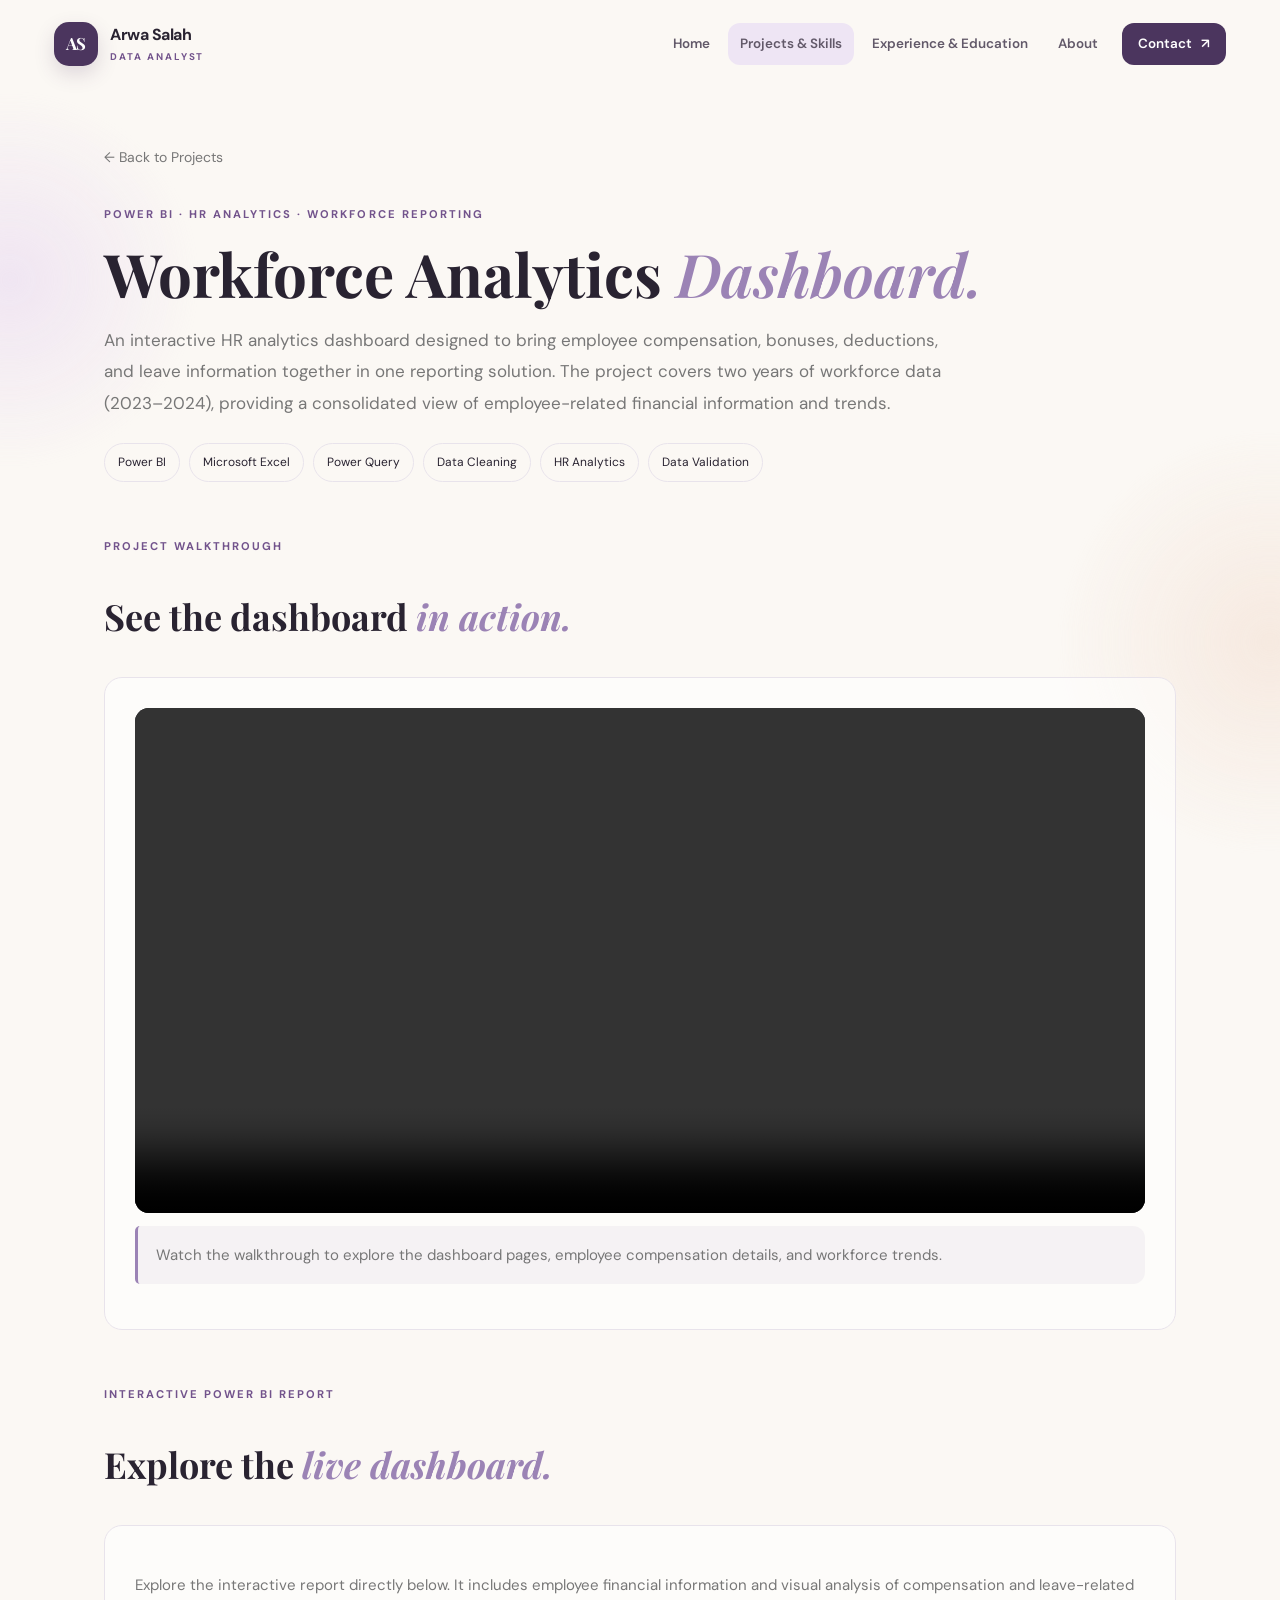
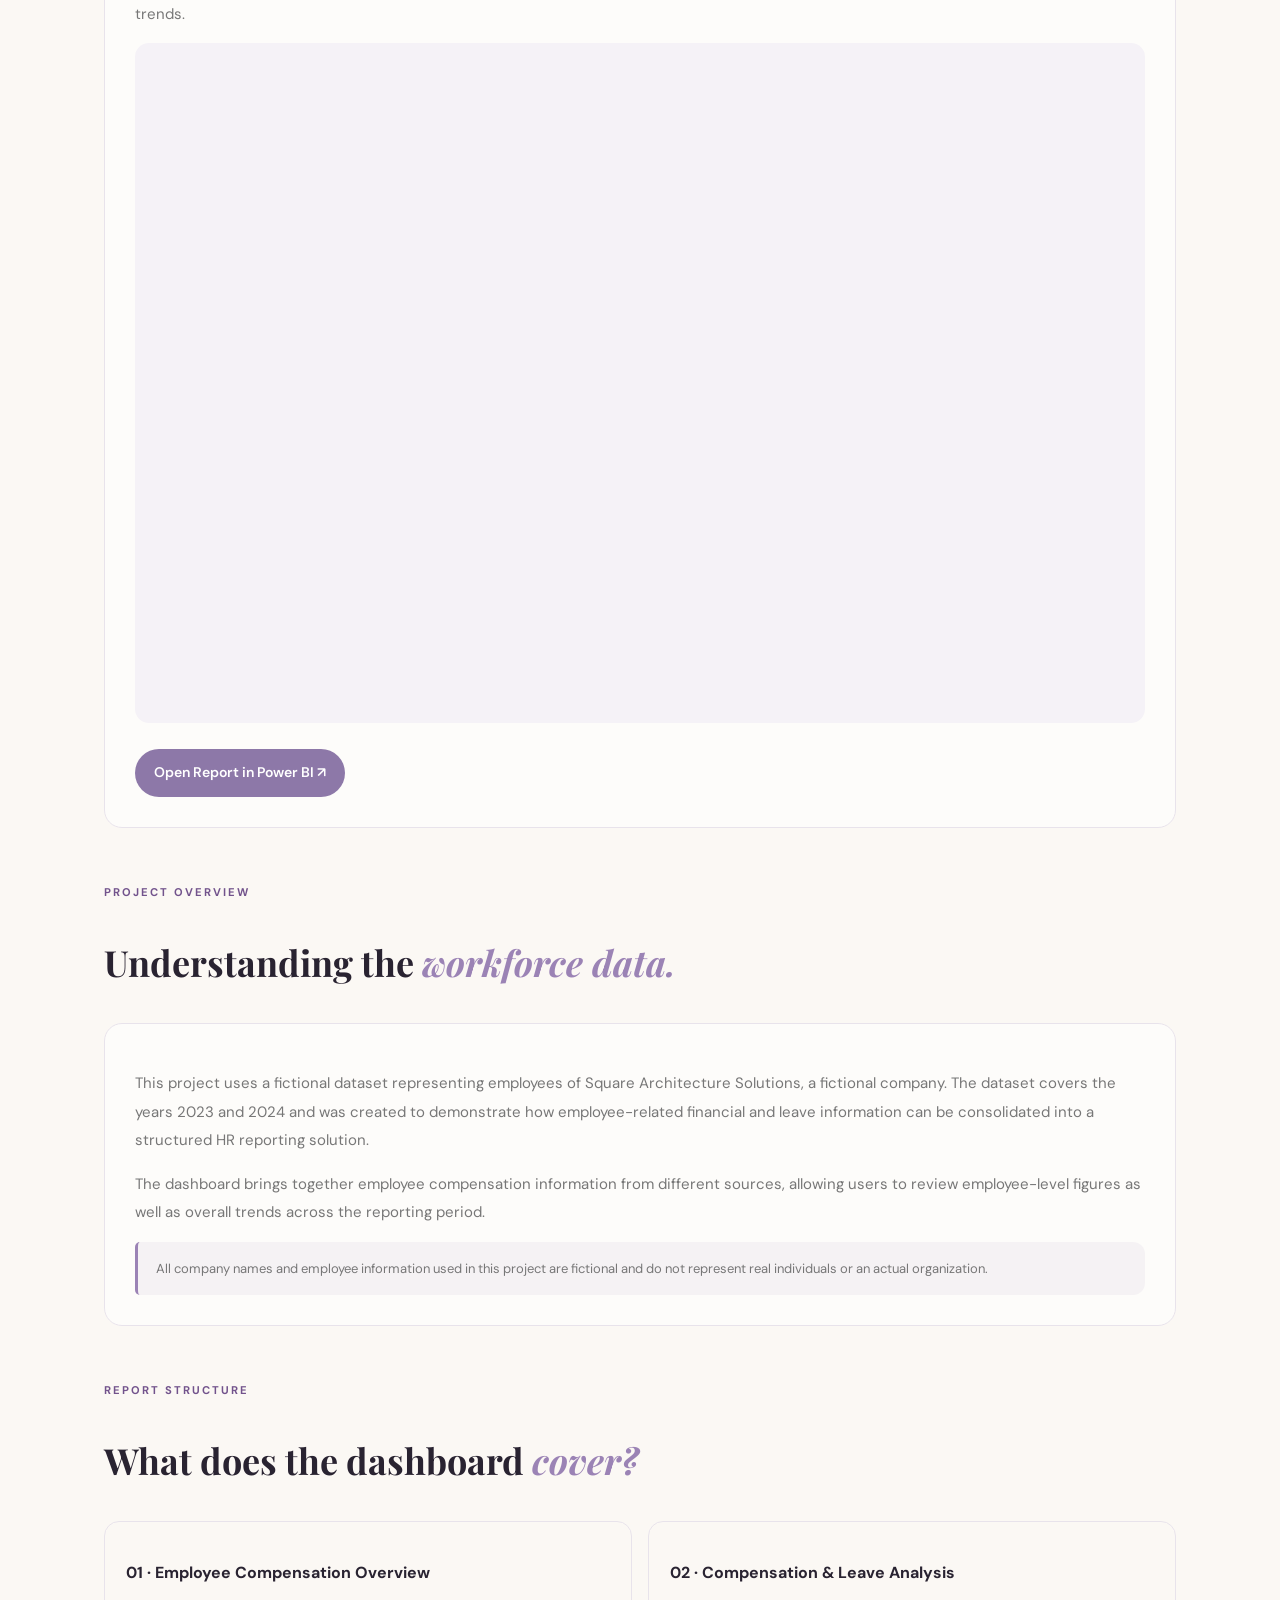
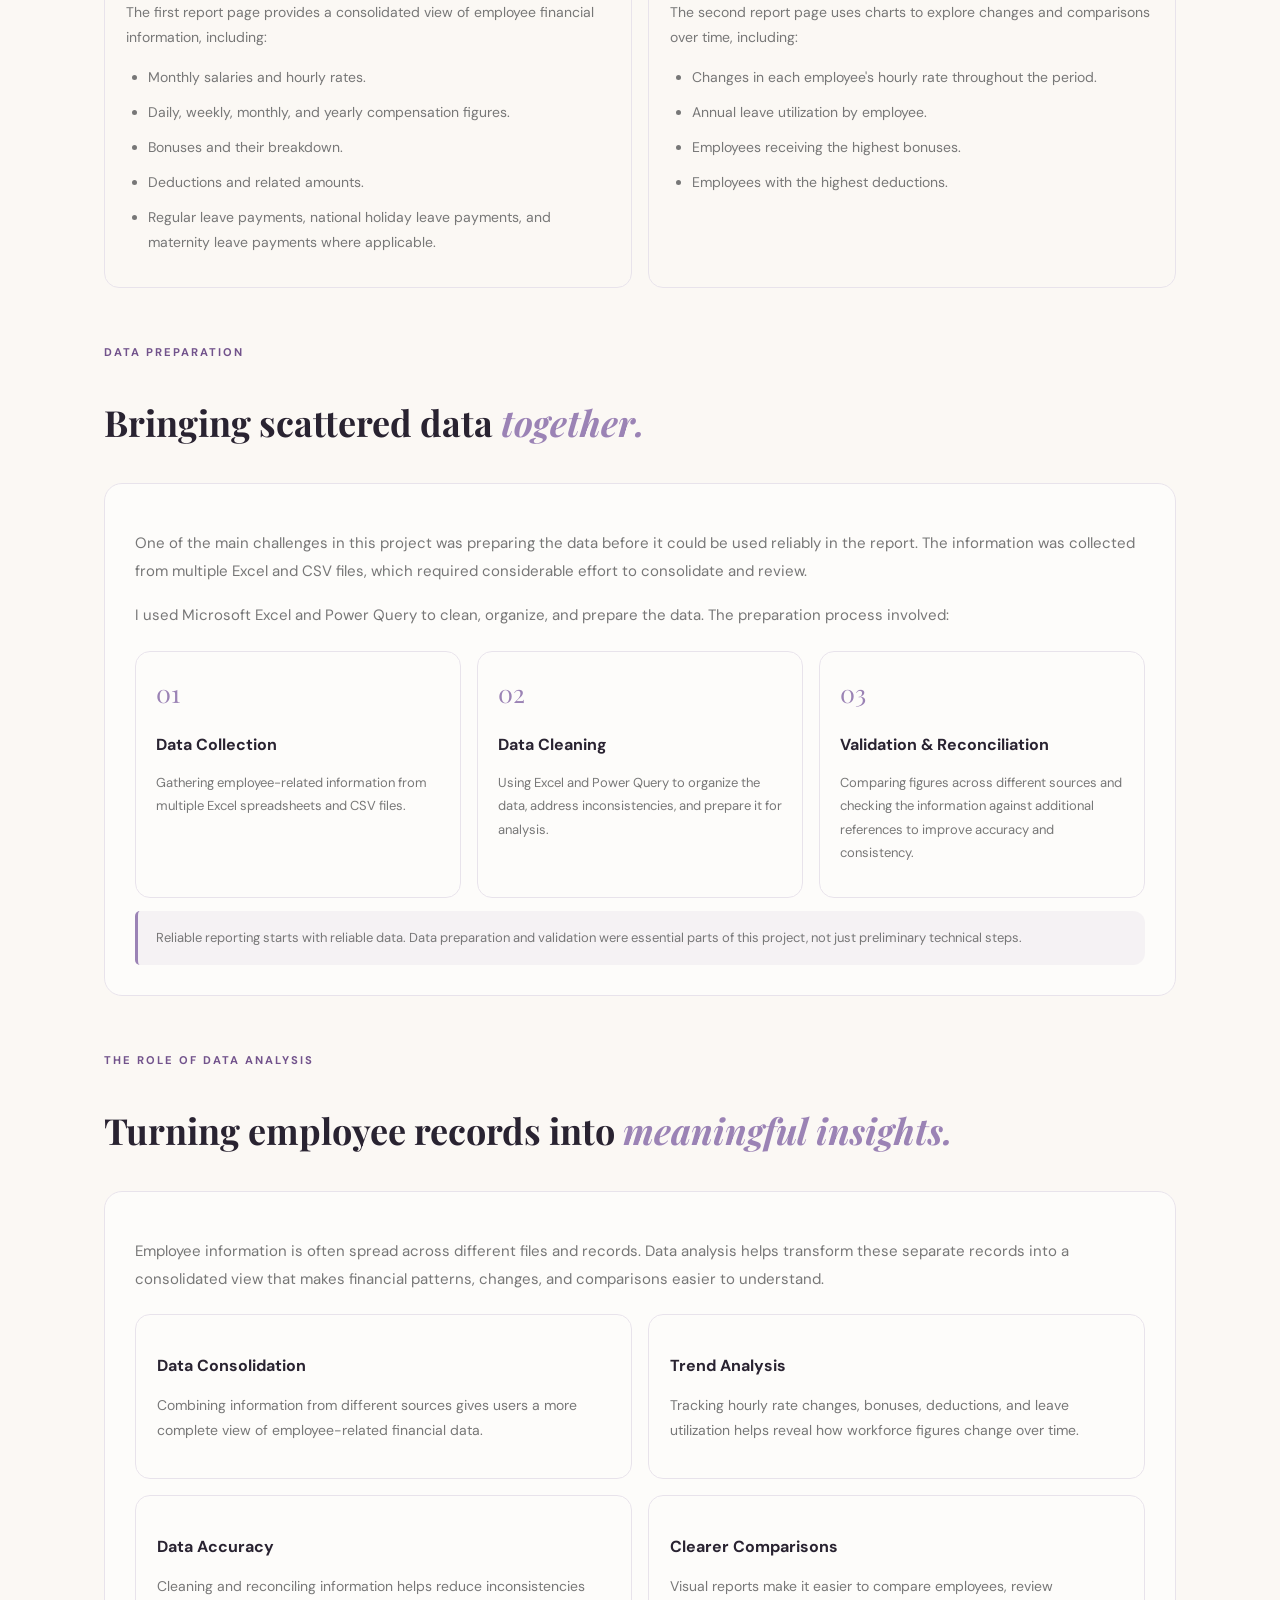
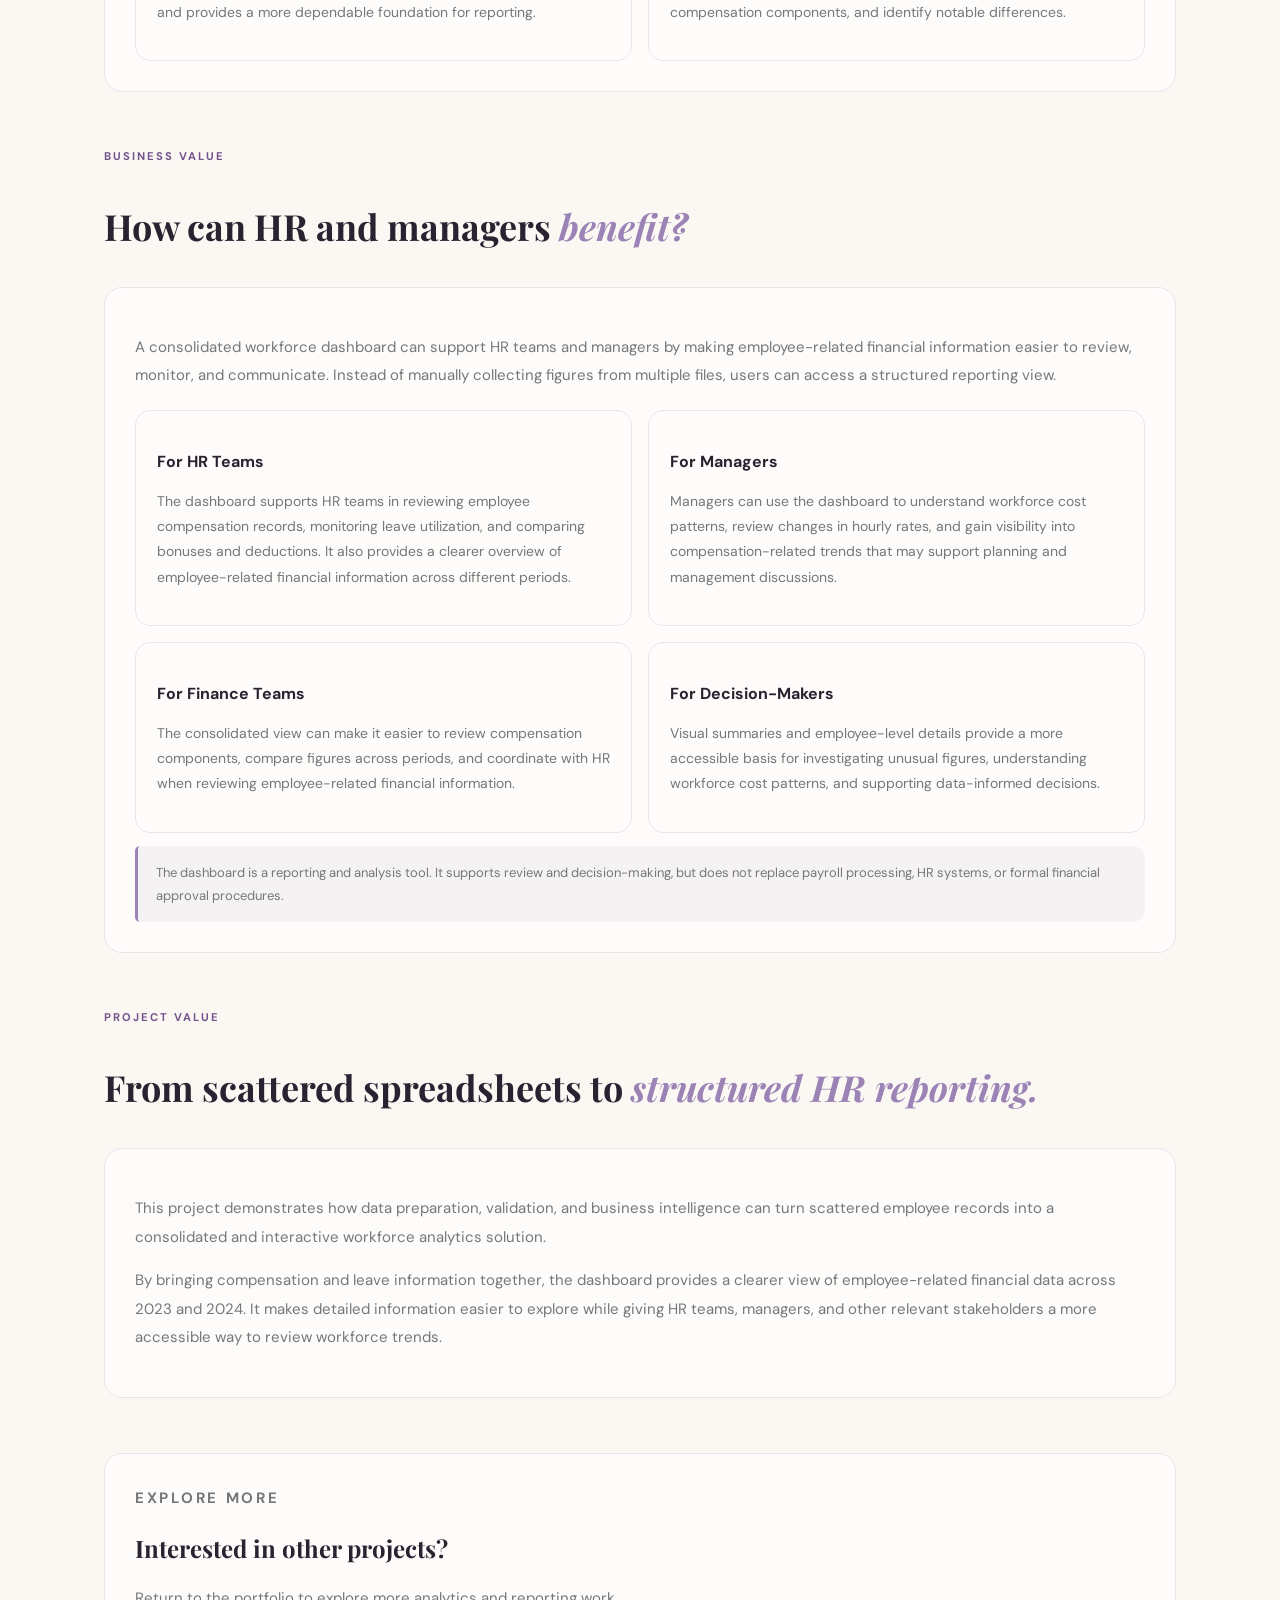
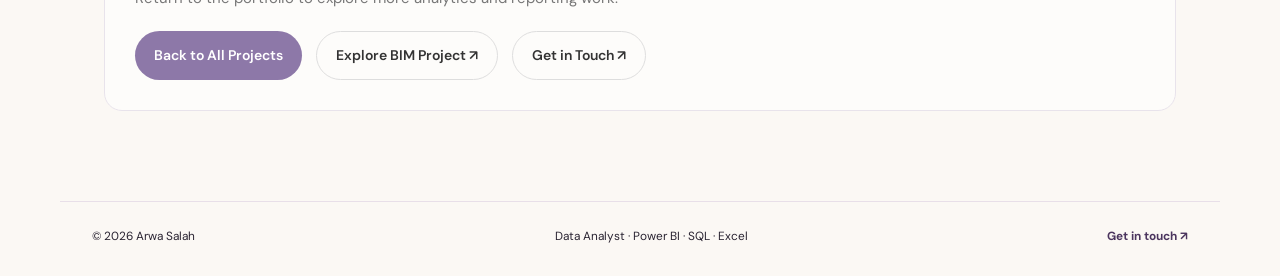
<file: workforce-analytics.html>
<!doctype html>
<html lang="en">
<head>
<meta charset="utf-8">
<meta name="viewport" content="width=device-width,initial-scale=1">
<meta name="description" content="Workforce Analytics Dashboard - An HR analytics and Power BI project by Arwa Salah.">
<title>Workforce Analytics Dashboard | Arwa Salah</title>

<link rel="preconnect" href="https://fonts.googleapis.com">
<link href="https://fonts.googleapis.com/css2?family=DM+Sans:wght@400;500;600;700&family=Playfair+Display:wght@600;700&display=swap" rel="stylesheet">
<link rel="stylesheet" href="styles.css">
<script defer src="script.js"></script>

<style>
.workforce-page {
max-width: 1120px;
margin: 0 auto;
padding: 55px 24px 90px;
}

.workforce-back {
display: inline-flex;
align-items: center;
gap: 8px;
margin-bottom: 35px;
color: var(--text-muted, #777);
text-decoration: none;
font-size: 14px;
}

.workforce-back:hover {
color: var(--accent, #8d78a8);
}

.workforce-hero {
margin-bottom: 38px;
}

.workforce-hero h1 {
max-width: 900px;
margin: 12px 0 18px;
font-family: 'Playfair Display', serif;
font-size: clamp(36px, 6vw, 60px);
line-height: 1.12;
}

.workforce-hero h1 em {
color: var(--accent, #9b83b5);
font-weight: 600;
}

.workforce-intro {
max-width: 850px;
font-size: 17px;
line-height: 1.85;
color: var(--text-muted, #777);
}

.workforce-tags {
display: flex;
flex-wrap: wrap;
gap: 9px;
margin-top: 24px;
}

.workforce-tags span {
padding: 8px 13px;
border: 1px solid var(--border, #e8e3eb);
border-radius: 30px;
font-size: 12px;
}

.workforce-section {
margin-top: 55px;
}

.workforce-section-heading {
margin-bottom: 20px;
}

.workforce-section-heading .eyebrow {
margin-bottom: 8px;
}

.workforce-section-heading h2 {
font-family: 'Playfair Display', serif;
font-size: clamp(26px, 4vw, 36px);
}

.workforce-section-heading h2 em {
color: var(--accent, #9b83b5);
}

.workforce-panel {
padding: clamp(18px, 3vw, 30px);
border: 1px solid var(--border, #e8e3eb);
border-radius: 18px;
background: var(--surface, rgba(255,255,255,.55));
}

.workforce-panel p {
font-size: 15px;
line-height: 1.9;
color: var(--text-muted, #777);
}

.workforce-video {
width: 100%;
display: block;
border-radius: 14px;
background: #17151b;
max-height: 680px;
}

.workforce-note {
margin-top: 13px;
padding: 15px 18px;
border-left: 3px solid var(--accent, #9b83b5);
border-radius: 5px 12px 12px 5px;
background: rgba(155,131,181,.08);
font-size: 13px;
line-height: 1.8;
color: var(--text-muted, #777);
}

.workforce-report-frame {
width: 100%;
height: 680px;
border: 0;
border-radius: 14px;
background: #f5f2f7;
}

.workforce-actions {
display: flex;
flex-wrap: wrap;
gap: 14px;
margin-top: 18px;
}

.workforce-action {
display: inline-flex;
align-items: center;
justify-content: center;
padding: 12px 19px;
border-radius: 30px;
background: var(--accent, #8d78a8);
color: white;
text-decoration: none;
font-size: 14px;
font-weight: 600;
}

.workforce-action.secondary {
background: transparent;
color: var(--text, #333);
border: 1px solid var(--border, #ddd);
}

.workforce-grid {
display: grid;
grid-template-columns: repeat(2, minmax(0, 1fr));
gap: 16px;
margin-top: 20px;
}

.workforce-info-card {
padding: 21px;
border: 1px solid var(--border, #e8e3eb);
border-radius: 15px;
}

.workforce-info-card h3 {
font-size: 16px;
margin-bottom: 10px;
}

.workforce-info-card p {
font-size: 14px;
line-height: 1.8;
color: var(--text-muted, #777);
}

.workforce-steps {
display: grid;
grid-template-columns: repeat(3, minmax(0, 1fr));
gap: 16px;
margin-top: 22px;
}

.workforce-step {
padding: 20px;
border: 1px solid var(--border, #e8e3eb);
border-radius: 15px;
}

.workforce-step-number {
display: block;
margin-bottom: 12px;
font-family: 'Playfair Display', serif;
font-size: 25px;
color: var(--accent, #9b83b5);
}

.workforce-step h3 {
font-size: 16px;
margin-bottom: 9px;
}

.workforce-step p {
font-size: 13px;
line-height: 1.8;
color: var(--text-muted, #777);
}

.workforce-list {
margin: 14px 0 0;
padding-left: 22px;
color: var(--text-muted, #777);
}

.workforce-list li {
margin-bottom: 10px;
font-size: 14px;
line-height: 1.8;
}

@media (max-width: 700px) {
.workforce-page {
padding: 35px 18px 65px;
}

.workforce-grid,
.workforce-steps {
grid-template-columns: 1fr;
}

.workforce-report-frame {
height: 520px;
}
}
</style>
</head>

<body>

<div class="ambient ambient-one"></div>
<div class="ambient ambient-two"></div>

<header class="site-header">
<a class="brand" href="index.html">
<span class="brand-mark">AS</span>
<span>Arwa Salah<small>DATA ANALYST</small></span>
</a>

<button class="menu-toggle" aria-label="Toggle navigation" aria-expanded="false">☰</button>

<nav class="nav">
<a href="index.html">Home</a>
<a class="active" href="projects.html">Projects & Skills</a>
<a href="experience.html">Experience & Education</a>
<a href="about.html">About</a>
<a class="nav-contact" href="contact.html">Contact <span>↗</span></a>
</nav>
</header>

<main class="workforce-page">

<a class="workforce-back" href="projects.html">← Back to Projects</a>

<!-- PROJECT INTRO -->
<section class="workforce-hero">

<p class="eyebrow">POWER BI · HR ANALYTICS · WORKFORCE REPORTING</p>

<h1>Workforce Analytics <em>Dashboard.</em></h1>

<p class="workforce-intro">
An interactive HR analytics dashboard designed to bring employee compensation, bonuses, deductions, and leave information together in one reporting solution. The project covers two years of workforce data (2023–2024), providing a consolidated view of employee-related financial information and trends.
</p>

<div class="workforce-tags">
<span>Power BI</span>
<span>Microsoft Excel</span>
<span>Power Query</span>
<span>Data Cleaning</span>
<span>HR Analytics</span>
<span>Data Validation</span>
</div>

</section>

<!-- VIDEO -->
<section class="workforce-section">

<div class="workforce-section-heading">
<p class="eyebrow">PROJECT WALKTHROUGH</p>
<h2>See the dashboard <em>in action.</em></h2>
</div>

<div class="workforce-panel">

<video class="workforce-video" controls preload="metadata" playsinline>
<source src="images/HR_Report.mp4" type="video/mp4">
Your browser does not support HTML video.
</video>

<p class="workforce-note">
Watch the walkthrough to explore the dashboard pages, employee compensation details, and workforce trends.
</p>

</div>
</section>

<!-- LIVE REPORT -->
<section class="workforce-section">

<div class="workforce-section-heading">
<p class="eyebrow">INTERACTIVE POWER BI REPORT</p>
<h2>Explore the <em>live dashboard.</em></h2>
</div>

<div class="workforce-panel">

<p>
Explore the interactive report directly below. It includes employee financial information and visual analysis of compensation and leave-related trends.
</p>

<iframe
class="workforce-report-frame"
title="Workforce Analytics Dashboard"
src="https://app.powerbi.com/view?r=eyJrIjoiNmU1MjMxNGQtZTUxOC00NTE3LTljZGYtZTJmMWEyNTFiMjZmIiwidCI6Ijc4NDllYjFiLTQ0YWMtNDYyYS05NWRiLWIzYTlhZGZiMmU3MiJ9"
allowfullscreen="true"
loading="lazy">
</iframe>

<div class="workforce-actions">
<a class="workforce-action"
href="https://app.powerbi.com/view?r=eyJrIjoiNmU1MjMxNGQtZTUxOC00NTE3LTljZGYtZTJmMWEyNTFiMjZmIiwidCI6Ijc4NDllYjFiLTQ0YWMtNDYyYS05NWRiLWIzYTlhZGZiMmU3MiJ9"
target="_blank"
rel="noopener noreferrer">
Open Report in Power BI ↗
</a>
</div>

</div>
</section>

<!-- DATASET AND BUSINESS CONTEXT -->
<section class="workforce-section">

<div class="workforce-section-heading">
<p class="eyebrow">PROJECT OVERVIEW</p>
<h2>Understanding the <em>workforce data.</em></h2>
</div>

<div class="workforce-panel">

<p>
This project uses a fictional dataset representing employees of Square Architecture Solutions, a fictional company. The dataset covers the years 2023 and 2024 and was created to demonstrate how employee-related financial and leave information can be consolidated into a structured HR reporting solution.
</p>

<p>
The dashboard brings together employee compensation information from different sources, allowing users to review employee-level figures as well as overall trends across the reporting period.
</p>

<div class="workforce-note">
All company names and employee information used in this project are fictional and do not represent real individuals or an actual organization.
</div>

</div>
</section>

<!-- REPORT CONTENT -->
<section class="workforce-section">

<div class="workforce-section-heading">
<p class="eyebrow">REPORT STRUCTURE</p>
<h2>What does the dashboard <em>cover?</em></h2>
</div>

<div class="workforce-grid">

<div class="workforce-info-card">
<h3>01 · Employee Compensation Overview</h3>
<p>
The first report page provides a consolidated view of employee financial information, including:
</p>
<ul class="workforce-list">
<li>Monthly salaries and hourly rates.</li>
<li>Daily, weekly, monthly, and yearly compensation figures.</li>
<li>Bonuses and their breakdown.</li>
<li>Deductions and related amounts.</li>
<li>Regular leave payments, national holiday leave payments, and maternity leave payments where applicable.</li>
</ul>
</div>

<div class="workforce-info-card">
<h3>02 · Compensation & Leave Analysis</h3>
<p>
The second report page uses charts to explore changes and comparisons over time, including:
</p>
<ul class="workforce-list">
<li>Changes in each employee's hourly rate throughout the period.</li>
<li>Annual leave utilization by employee.</li>
<li>Employees receiving the highest bonuses.</li>
<li>Employees with the highest deductions.</li>
</ul>
</div>

</div>
</section>

<!-- DATA SOURCES AND PREPARATION -->
<section class="workforce-section">

<div class="workforce-section-heading">
<p class="eyebrow">DATA PREPARATION</p>
<h2>Bringing scattered data <em>together.</em></h2>
</div>

<div class="workforce-panel">

<p>
One of the main challenges in this project was preparing the data before it could be used reliably in the report. The information was collected from multiple Excel and CSV files, which required considerable effort to consolidate and review.
</p>

<p>
I used Microsoft Excel and Power Query to clean, organize, and prepare the data. The preparation process involved:
</p>

<div class="workforce-steps">

<div class="workforce-step">
<span class="workforce-step-number">01</span>
<h3>Data Collection</h3>
<p>Gathering employee-related information from multiple Excel spreadsheets and CSV files.</p>
</div>

<div class="workforce-step">
<span class="workforce-step-number">02</span>
<h3>Data Cleaning</h3>
<p>Using Excel and Power Query to organize the data, address inconsistencies, and prepare it for analysis.</p>
</div>

<div class="workforce-step">
<span class="workforce-step-number">03</span>
<h3>Validation & Reconciliation</h3>
<p>Comparing figures across different sources and checking the information against additional references to improve accuracy and consistency.</p>
</div>

</div>

<div class="workforce-note">
Reliable reporting starts with reliable data. Data preparation and validation were essential parts of this project, not just preliminary technical steps.
</div>

</div>
</section>

<!-- ROLE OF DATA ANALYSIS -->
<section class="workforce-section">

<div class="workforce-section-heading">
<p class="eyebrow">THE ROLE OF DATA ANALYSIS</p>
<h2>Turning employee records into <em>meaningful insights.</em></h2>
</div>

<div class="workforce-panel">

<p>
Employee information is often spread across different files and records. Data analysis helps transform these separate records into a consolidated view that makes financial patterns, changes, and comparisons easier to understand.
</p>

<div class="workforce-grid">

<div class="workforce-info-card">
<h3>Data Consolidation</h3>
<p>Combining information from different sources gives users a more complete view of employee-related financial data.</p>
</div>

<div class="workforce-info-card">
<h3>Trend Analysis</h3>
<p>Tracking hourly rate changes, bonuses, deductions, and leave utilization helps reveal how workforce figures change over time.</p>
</div>

<div class="workforce-info-card">
<h3>Data Accuracy</h3>
<p>Cleaning and reconciling information helps reduce inconsistencies and provides a more dependable foundation for reporting.</p>
</div>

<div class="workforce-info-card">
<h3>Clearer Comparisons</h3>
<p>Visual reports make it easier to compare employees, review compensation components, and identify notable differences.</p>
</div>

</div>
</div>
</section>

<!-- BUSINESS VALUE -->
<section class="workforce-section">

<div class="workforce-section-heading">
<p class="eyebrow">BUSINESS VALUE</p>
<h2>How can HR and managers <em>benefit?</em></h2>
</div>

<div class="workforce-panel">

<p>
A consolidated workforce dashboard can support HR teams and managers by making employee-related financial information easier to review, monitor, and communicate. Instead of manually collecting figures from multiple files, users can access a structured reporting view.
</p>

<div class="workforce-grid">

<div class="workforce-info-card">
<h3>For HR Teams</h3>
<p>
The dashboard supports HR teams in reviewing employee compensation records, monitoring leave utilization, and comparing bonuses and deductions. It also provides a clearer overview of employee-related financial information across different periods.
</p>
</div>

<div class="workforce-info-card">
<h3>For Managers</h3>
<p>
Managers can use the dashboard to understand workforce cost patterns, review changes in hourly rates, and gain visibility into compensation-related trends that may support planning and management discussions.
</p>
</div>

<div class="workforce-info-card">
<h3>For Finance Teams</h3>
<p>
The consolidated view can make it easier to review compensation components, compare figures across periods, and coordinate with HR when reviewing employee-related financial information.
</p>
</div>

<div class="workforce-info-card">
<h3>For Decision-Makers</h3>
<p>
Visual summaries and employee-level details provide a more accessible basis for investigating unusual figures, understanding workforce cost patterns, and supporting data-informed decisions.
</p>
</div>

</div>

<div class="workforce-note">
The dashboard is a reporting and analysis tool. It supports review and decision-making, but does not replace payroll processing, HR systems, or formal financial approval procedures.
</div>

</div>
</section>

<!-- PROJECT OUTCOME -->
<section class="workforce-section">

<div class="workforce-section-heading">
<p class="eyebrow">PROJECT VALUE</p>
<h2>From scattered spreadsheets to <em>structured HR reporting.</em></h2>
</div>

<div class="workforce-panel">

<p>
This project demonstrates how data preparation, validation, and business intelligence can turn scattered employee records into a consolidated and interactive workforce analytics solution.
</p>

<p>
By bringing compensation and leave information together, the dashboard provides a clearer view of employee-related financial data across 2023 and 2024. It makes detailed information easier to explore while giving HR teams, managers, and other relevant stakeholders a more accessible way to review workforce trends.
</p>

</div>
</section>

<!-- NAVIGATION -->
<section class="workforce-section">

<div class="workforce-panel">
<p class="eyebrow">EXPLORE MORE</p>

<h2 style="font-family:'Playfair Display',serif; margin:10px 0 15px;">
Interested in other projects?
</h2>

<p>Return to the portfolio to explore more analytics and reporting work.</p>

<div class="workforce-actions">
<a class="workforce-action" href="projects.html">Back to All Projects</a>
<a class="workforce-action secondary" href="bim-report.html">Explore BIM Project ↗</a>
<a class="workforce-action secondary" href="contact.html">Get in Touch ↗</a>
</div>
</div>

</section>

</main>

<footer class="footer">
<span>© <span id="year"></span> Arwa Salah</span>
<span>Data Analyst · Power BI · SQL · Excel</span>
<a href="contact.html">Get in touch ↗</a>
</footer>

</body>
</html>
</file>
<file: styles.css>
:root{--ink:#292331;--muted:#655d6d;--soft:#8b8292;--paper:#fbf8f4;--white:#fffdfa;--purple:#72538c;--purple-dark:#4b355e;--lavender:#eee5f4;--peach:#f3e2d8;--sage:#e5ece5;--line:#e8dfe8;--shadow:0 22px 70px rgba(62,42,73,.09);--serif:'Playfair Display',Georgia,serif;--sans:'DM Sans',Arial,sans-serif}
*{box-sizing:border-box}
html{scroll-behavior:smooth}
body{margin:0;background:var(--paper);color:var(--ink);font-family:var(--sans);font-size:16px;line-height:1.7;overflow-x:hidden}
a{color:inherit;text-decoration:none}
button{font:inherit}
.ambient{position:fixed;z-index:-1;border-radius:50%;filter:blur(3px);pointer-events:none;opacity:.58}
.ambient-one{width:380px;height:380px;background:radial-gradient(circle,#e8d8f1 0%,rgba(232,216,241,0) 70%);top:90px;left:-180px}
.ambient-two{width:420px;height:420px;background:radial-gradient(circle,#f3dfd2 0%,rgba(243,223,210,0) 72%);right:-200px;top:48%;}
.site-header{max-width:1240px;margin:auto;padding:22px 34px;display:flex;align-items:center;justify-content:space-between;gap:28px;position:relative;z-index:5}
.brand{display:flex;align-items:center;gap:12px;font-weight:700;letter-spacing:-.03em;line-height:1.15}
.brand>span:last-child{font-size:1rem}
.brand small{display:block;font-size:.61rem;letter-spacing:.2em;color:var(--purple);font-weight:700;margin-top:6px}
.brand-mark{display:grid;place-items:center;width:44px;height:44px;border-radius:15px;background:var(--purple-dark);color:#fff;font-family:var(--serif);font-size:1.05rem;box-shadow:0 8px 20px #4b355e2b}
.nav{display:flex;align-items:center;gap:6px}
.nav a{font-size:.84rem;font-weight:600;color:#625969;padding:10px 12px;border-radius:12px;transition:.25s}
.nav a:hover,.nav a.active{color:var(--purple-dark);background:#eee5f4}
.nav .nav-contact{background:var(--purple-dark);color:white;padding:10px 16px;margin-left:6px}
.nav .nav-contact:hover,.nav .nav-contact.active{background:#634777;color:white}
.nav-contact span{margin-left:6px}
.menu-toggle{display:none;border:0;background:var(--lavender);color:var(--purple-dark);padding:8px 12px;border-radius:10px}
.page-wrap{max-width:1160px;margin:0 auto;padding-left:32px;padding-right:32px}
.hero{min-height:620px;padding-top:76px;padding-bottom:74px;display:grid;grid-template-columns:1.05fr .95fr;align-items:center;gap:60px}
.eyebrow{font-size:.7rem;font-weight:700;letter-spacing:.18em;color:var(--purple);margin:0 0 16px}
.eyebrow-dot,.caption-dot{display:inline-block;width:8px;height:8px;background:#a17ab7;border-radius:50%;margin-right:8px}
.hero h1,.page-heading h1{font-family:var(--serif);font-size:clamp(3rem,5.6vw,5.15rem);letter-spacing:-.055em;line-height:1.06;margin:0 0 26px;font-weight:600}
.hero h1 em,.page-heading h1 em,.section-title h2 em,.closing-cta h2 em,.about-bottom h2 em,.contact-panel h2 em{color:var(--purple);font-weight:600}
.hero-intro{font-size:1.12rem;color:#4f4656;max-width:550px;line-height:1.85;margin:0 0 12px}
.hero-intro strong{color:var(--purple-dark)}
.hero-support{font-size:.98rem;color:#655b6b;max-width:510px;line-height:1.85;margin:0}
.hero-actions{display:flex;flex-wrap:wrap;gap:12px;margin:29px 0 34px}
.button{display:inline-flex;align-items:center;gap:20px;padding:13px 18px;border-radius:13px;font-size:.88rem;font-weight:700;transition:transform .25s,box-shadow .25s}
.button:hover{transform:translateY(-3px)}
.button-primary{background:var(--purple-dark);color:white;box-shadow:0 12px 25px #4b355e22}
.button-primary:hover{box-shadow:0 15px 30px #4b355e33}
.button-quiet{color:var(--purple-dark);border:1px solid #d8c9df;background:#fff9}
.hero-proof{display:flex;gap:26px;flex-wrap:wrap}
.hero-proof div{display:flex;flex-direction:column;gap:2px}
.hero-proof strong{font-family:var(--serif);font-size:1.15rem;color:var(--purple-dark)}
.hero-proof span{font-size:.73rem;color:#6f6675}
.tiny-note{font-size:.67rem;color:#766d7c;margin-top:12px}
.hero-visual{position:relative;min-height:440px;display:grid;place-items:center}
.portrait-frame{position:relative;width:min(100%,340px);padding:12px;border-radius:180px 180px 26px 26px;background:linear-gradient(145deg,#e7d9ed,#f3e3d8 70%,#e8d7ed);box-shadow:var(--shadow);transform:rotate(2deg);z-index:1}
.portrait-placeholder{height:390px;border-radius:170px 170px 18px 18px;background:linear-gradient(150deg,#d7c4e1,#f1dfd5 60%,#e8d4e9);display:flex;flex-direction:column;align-items:center;justify-content:center;color:#594568;text-align:center;overflow:hidden}
.portrait-monogram{font-family:var(--serif);font-size:5rem;line-height:1;color:#fff9;margin-bottom:18px}
.portrait-placeholder p{margin:0;font-weight:700;font-size:.9rem;color:#4f3a60}
.portrait-placeholder small{font-size:.72rem;color:#6e5a79}
.portrait-caption{position:absolute;bottom:28px;left:30px;right:30px;background:#fffdf8eF;padding:11px 14px;border-radius:12px;font-size:.74rem;font-weight:700;color:#514358;transform:rotate(-2deg);box-shadow:0 10px 30px #4b355e18}
.caption-dot{width:7px;height:7px;background:#8d6ba4}
.floating-note{position:absolute;z-index:2;display:flex;align-items:center;gap:10px;padding:13px 15px;background:#fffdfa;border:1px solid #eee5ef;border-radius:15px;box-shadow:0 14px 40px #4b355e12}
.floating-note strong,.floating-note small{display:block}
.floating-note strong{font-size:.76rem}
.floating-note small{font-size:.65rem;color:#786d80}
.note-icon{display:grid;place-items:center;background:var(--lavender);color:var(--purple-dark);border-radius:10px;width:34px;height:34px}
.note-top{top:62px;right:-6px}
.note-bottom{bottom:45px;left:-8px}
.mini-chart{height:30px;display:flex;align-items:end;gap:3px;padding:4px;background:var(--sage);border-radius:8px}
.mini-chart i{display:block;width:4px;border-radius:3px;background:#7b9a84}
.mini-chart i:nth-child(1){height:35%}
.mini-chart i:nth-child(2){height:60%}
.mini-chart i:nth-child(3){height:46%}
.mini-chart i:nth-child(4){height:85%}
.mini-chart i:nth-child(5){height:100%}
.orbit{position:absolute;border:1px solid #d9c7e2;border-radius:50%;width:420px;height:420px;transform:rotate(-25deg)}
.orbit-b{width:460px;height:300px;transform:rotate(43deg);border-color:#ebd5c9}
.home-strip{display:grid;grid-template-columns:1.1fr repeat(3,1fr);gap:20px;align-items:center;padding-top:25px;padding-bottom:25px;border-top:1px solid var(--line);border-bottom:1px solid var(--line)}
.strip-label{font-size:.67rem;font-weight:700;letter-spacing:.16em;color:#8b7d92}
.strip-item{display:flex;align-items:center;gap:12px}
.strip-item>span{font-family:var(--serif);font-size:1.2rem;color:#a181b1}
.strip-item strong,.strip-item small{display:block}
.strip-item strong{font-size:.86rem}
.strip-item small{font-size:.72rem;color:#756b7b}
.closing-cta{display:flex;justify-content:space-between;align-items:center;padding-top:90px;padding-bottom:90px}
.closing-cta h2,.about-bottom h2{font-family:var(--serif);font-size:clamp(2rem,4vw,3.3rem);line-height:1.2;letter-spacing:-.04em;margin:0}
.round-link{width:58px;height:58px;border-radius:50%;display:grid;place-items:center;background:var(--purple-dark);color:white;font-size:1.4rem;transition:.25s}
.round-link:hover{transform:rotate(45deg);background:var(--purple)}
.footer{max-width:1160px;margin:auto;padding:24px 32px 30px;border-top:1px solid var(--line);display:flex;justify-content:space-between;gap:18px;flex-wrap:wrap;font-size:.74rem;color:#756b7b}
.footer a{color:var(--purple-dark);font-weight:700}
.inner-page{padding-top:65px;padding-bottom:90px}
.page-heading{max-width:760px;margin-bottom:56px}
.page-heading h1{font-size:clamp(2.7rem,5vw,4.3rem);margin-bottom:20px}
.lead{font-size:1.06rem;line-height:1.85;color:#615766;max-width:700px}
.section-block{margin-top:66px}
.section-title{display:flex;justify-content:space-between;align-items:end;gap:20px;margin-bottom:28px}
.section-title .eyebrow{margin-bottom:8px}
.section-title h2{font-family:var(--serif);font-size:clamp(1.9rem,3.5vw,2.7rem);line-height:1.2;letter-spacing:-.035em;margin:0}
.section-count{font-size:.69rem;letter-spacing:.12em;color:#8b7b92;font-weight:700;padding-bottom:6px}
.project-grid{display:grid;grid-template-columns:repeat(2,minmax(0,1fr));gap:22px}
.project-card{background:var(--white);border:1px solid #eee5ed;border-radius:22px;overflow:hidden;box-shadow:0 10px 32px #4b355e07;transition:transform .3s,box-shadow .3s}
.project-card:hover{transform:translateY(-6px);box-shadow:var(--shadow)}
.project-topline{display:flex;justify-content:space-between;align-items:center;padding:20px 22px 0}
.project-index{font-family:var(--serif);font-size:1.3rem;color:#a082b0}
.pill{font-size:.6rem;letter-spacing:.1em;font-weight:700;color:#6c5379;background:#f0e8f3;padding:6px 9px;border-radius:100px}
.project-art{height:190px;margin:16px 18px 0;border-radius:15px;display:grid;place-items:center;overflow:hidden}
.art-lilac{background:linear-gradient(135deg,#e8dff0,#f7eee8)}
.art-peach{background:linear-gradient(135deg,#f5e3d8,#eee5f2)}
.art-sage{background:linear-gradient(135deg,#e4ece5,#f6e8dc)}
.art-plum{background:linear-gradient(135deg,#e9dced,#ddd2e6)}
.dashboard-mock{width:80%;padding:14px;background:#fffdfb;border:1px solid #e8dce9;border-radius:12px;box-shadow:0 12px 30px #4b355e14;transform:rotate(-2deg)}
.mock-head{display:flex;justify-content:space-between;font-size:.58rem;color:#6b5a72}
.mock-kpis{display:grid;grid-template-columns:repeat(3,1fr);gap:6px;margin:10px 0}
.mock-kpis i{font-style:normal;padding:7px 5px;background:#f6f0f7;border-radius:5px}
.mock-kpis small,.mock-kpis b{display:block}
.mock-kpis small{font-size:.45rem;color:#887990}
.mock-kpis b{font-size:.8rem;color:#5e4370}
.mock-bars{height:54px;display:flex;align-items:end;gap:6px;padding:5px 8px;border-bottom:1px solid #e8dce9}
.mock-bars i{flex:1;background:linear-gradient(#9b7db0,#6d4f84);border-radius:4px 4px 0 0}
.quality-visual{width:72%;padding:20px;background:#fffaf7;border-radius:12px;display:flex;align-items:center;gap:15px;box-shadow:0 10px 25px #4b355e10}
.quality-ring{display:grid;place-items:center;width:55px;height:55px;border-radius:50%;border:7px solid #9ab49e;color:#64866d;font-size:1.5rem}
.quality-lines{flex:1}
.quality-lines i{display:block;height:7px;border-radius:6px;background:#e7e1e9;margin:8px 0}
.quality-lines i:nth-child(2){width:75%}
.quality-lines i:nth-child(3){width:85%}
.quality-lines i:nth-child(4){width:60%}
.quality-status{font-size:.52rem;letter-spacing:.08em;color:#64866d;font-weight:700;writing-mode:vertical-rl}
.invoice-visual{display:flex;align-items:center;gap:12px;background:#fffdfa;padding:15px 18px;border-radius:12px;width:80%;box-shadow:0 10px 25px #4b355e10}
.invoice-icon{font-size:2rem;color:#8a6a9c}
.invoice-visual b,.invoice-visual small{display:block}
.invoice-visual b{font-size:.75rem}
.invoice-visual small{font-size:.6rem;color:#7a6f80}
.invoice-arrow{margin-left:auto;color:#7d9b83}
.invoice-total{margin-top:10px;background:#ffffffa8;padding:8px 15px;border-radius:8px;width:80%;display:flex;justify-content:space-between;align-items:center}
.invoice-total small{font-size:.6rem;color:#766b7b}
.invoice-total strong{font-size:.75rem;color:#587c62}
.timeline-visual{width:80%;background:#fffdfb;padding:20px;border-radius:12px;box-shadow:0 10px 25px #4b355e10}
.timeline-row{display:flex;align-items:center;gap:12px;margin:11px 0}
.timeline-row b{width:74px;font-size:.58rem;color:#6e5b77}
.timeline-row i{height:10px;background:linear-gradient(90deg,#9677aa,#c4aed0);border-radius:10px}
.timeline-row:nth-child(2) i{background:linear-gradient(90deg,#d4a58e,#ebcfc1)}
.timeline-row:nth-child(3) i{background:linear-gradient(90deg,#8aa38e,#bfd0c1)}
.timeline-row:nth-child(4) i{background:linear-gradient(90deg,#b3a0c3,#d7c8df)}
.project-content{padding:20px 22px 24px}
.project-content h3{font-family:var(--serif);font-size:1.35rem;line-height:1.3;margin:0 0 10px}
.project-content p{font-size:.86rem;color:#665c6c;line-height:1.8;margin:0 0 15px}
.tag-list{display:flex;flex-wrap:wrap;gap:7px;margin-top:16px}
.tag-list span{font-size:.68rem;font-weight:600;color:#675370;border:1px solid #e7dce9;background:#faf6fb;border-radius:100px;padding:5px 9px}
.project-links{display:flex;flex-wrap:wrap;gap:10px;margin-top:18px}
.link-muted{font-size:.7rem;color:#8b7e90;border-bottom:1px dashed #c8b7d0;padding-bottom:2px}
.helper-note{display:flex;gap:10px;align-items:flex-start;background:#f2eaf5;border-radius:13px;padding:15px 18px;font-size:.8rem;color:#62546b;margin-top:22px}
.helper-note>span{font-size:1.1rem;color:var(--purple)}
.section-intro{color:#6a5f70;font-size:.9rem;margin-top:-10px;margin-bottom:22px}
.skill-tabs{display:flex;flex-wrap:wrap;gap:9px;margin-bottom:16px}
.skill-tab{border:1px solid #e1d4e5;background:#fffdfa;color:#6a5a72;padding:10px 14px;border-radius:100px;font-size:.78rem;font-weight:700;cursor:pointer;transition:.2s}
.skill-tab:hover,.skill-tab.active{background:var(--purple-dark);border-color:var(--purple-dark);color:white}
.skill-panel{display:grid;grid-template-columns:70px 1fr;gap:20px;align-items:start;background:linear-gradient(120deg,#f1e8f5,#fffaf6);border:1px solid #e9ddea;border-radius:20px;padding:28px}
.skill-panel-icon{width:62px;height:62px;display:grid;place-items:center;background:#fffdfb;border-radius:17px;color:var(--purple);font-size:1.7rem;box-shadow:0 7px 18px #4b355e0b}
.skill-panel h3{font-family:var(--serif);font-size:1.4rem;margin:0 0 6px}
.skill-panel p{font-size:.87rem;color:#6b6070;margin:0}
.skill-chips{display:flex;flex-wrap:wrap;gap:8px;margin-top:17px}
.skill-chips span{padding:7px 11px;border-radius:9px;background:#fffdfa;border:1px solid #e7dce9;font-size:.76rem;color:#5f4b6c;font-weight:600}
.add-project-guide{display:grid;grid-template-columns:56px 1fr;gap:20px;background:var(--purple-dark);color:#fff8;padding:30px;border-radius:22px;margin-top:70px;position:relative;overflow:hidden}
.add-project-guide:after{content:"";position:absolute;width:250px;height:250px;border:1px solid #ffffff25;border-radius:50%;right:-70px;top:-120px;box-shadow:0 0 0 25px #ffffff08,0 0 0 55px #ffffff06}
.guide-icon{display:grid;place-items:center;width:52px;height:52px;border-radius:15px;background:#ffffff19;color:white;font-size:1.8rem}
.add-project-guide .eyebrow{color:#d9c2e8}
.add-project-guide h2{font-family:var(--serif);font-size:1.8rem;line-height:1.25;margin:0 0 12px;color:white}
.add-project-guide p:not(.eyebrow){max-width:780px;color:#eee4f1;font-size:.88rem;line-height:1.8}
.guide-steps{display:flex;gap:12px;flex-wrap:wrap;margin-top:20px}
.guide-steps span{font-size:.75rem;padding:8px 12px;border:1px solid #ffffff35;border-radius:9px;color:#fff}
.guide-steps b{color:#dfc7ed;margin-right:7px}
.timeline{position:relative;display:grid;gap:22px}
.timeline-card{display:grid;grid-template-columns:170px 18px 1fr;gap:18px}
.timeline-date{font-size:.72rem;letter-spacing:.08em;font-weight:700;color:#7b6588;padding-top:6px}
.timeline-marker{position:relative;display:flex;justify-content:center}
.timeline-marker:before{content:"";width:11px;height:11px;background:#9274a5;border:3px solid #e7d9ee;border-radius:50%;margin-top:8px;z-index:1}
.timeline-marker:after{content:"";position:absolute;top:23px;bottom:-30px;width:1px;background:#dfd1e5}
.timeline-card:last-child .timeline-marker:after{display:none}
.timeline-body{background:#fffdfa;border:1px solid #ece2ed;border-radius:18px;padding:23px 25px;box-shadow:0 10px 30px #4b355e06}
.timeline-heading{display:flex;justify-content:space-between;gap:15px;align-items:start}
.timeline-heading h3,.education-card h3{font-family:var(--serif);font-size:1.45rem;margin:0 0 3px;line-height:1.3}
.company{font-size:.82rem;color:#716477;margin:0}
.company span{color:#a58bb1;padding:0 4px}
.work-symbol{width:38px;height:38px;border-radius:12px;background:var(--lavender);color:var(--purple);display:grid;place-items:center;font-size:1.2rem}
.timeline-body ul{padding-left:19px;margin:18px 0 0;color:#625869;font-size:.85rem}
.timeline-body li{padding-left:3px;margin:7px 0}
.education-block{margin-top:78px}
.education-grid{display:grid;grid-template-columns:repeat(2,minmax(0,1fr));gap:22px}
.education-card{background:#fffdfa;border:1px solid #e9dfea;border-radius:19px;padding:25px;position:relative;overflow:hidden;transition:.25s}
.education-card:hover{transform:translateY(-5px);box-shadow:var(--shadow)}
.education-card:after{content:"";position:absolute;width:140px;height:140px;border:1px solid #e8d9ed;border-radius:50%;right:-50px;top:-65px;box-shadow:0 0 0 16px #eee5f430,0 0 0 34px #eee5f420}
.education-icon{display:grid;place-items:center;width:43px;height:43px;border-radius:13px;background:#f0e7f4;color:#7d5a92;font-size:1.2rem;margin-bottom:18px}
.education-meta{font-size:.68rem;letter-spacing:.1em;color:#8b7496;font-weight:700;margin-bottom:9px}
.education-card h3{font-size:1.3rem;max-width:310px}
.education-focus{color:#6f5a7b;font-size:.86rem;margin:5px 0 7px}
.edu-tag{display:inline-block;margin-top:18px;background:#f5eef7;color:#745987;border-radius:8px;padding:6px 10px;font-size:.68rem;font-weight:700}
.cert-section{margin-top:78px}
.cert-list{display:grid;grid-template-columns:repeat(2,minmax(0,1fr));gap:12px}
.cert-item{display:grid;grid-template-columns:28px 40px 1fr;gap:12px;align-items:center;background:linear-gradient(110deg,#fffdfa,#f9f3fa);border:1px solid #e9dfea;border-radius:15px;padding:17px;transition:transform .2s,border-color .2s}
.cert-item:hover{transform:translateX(4px);border-color:#c8b3d4}
.cert-number{font-family:var(--serif);font-size:.85rem;color:#aa8db9}
.cert-mark{width:38px;height:38px;display:grid;place-items:center;border-radius:12px;background:#eee4f3;color:#79588d;font-weight:700}
.cert-item:nth-child(3n+2) .cert-mark{background:#f5e5dc;color:#9b6d53}
.cert-item:nth-child(3n) .cert-mark{background:#e6eee7;color:#65846d}
.cert-item h3{font-size:.85rem;line-height:1.35;margin:0;color:#3f3447}
.cert-item p{font-size:.72rem;color:#7d7182;margin:4px 0 0}
.cert-type{grid-column:3;font-size:.57rem;font-weight:700;letter-spacing:.1em;color:#9a849f;margin-top:-8px}
.about-layout{display:grid;grid-template-columns:.8fr 1.2fr;gap:65px;align-items:start}
.about-quote{background:linear-gradient(145deg,#4b355e,#765b87);color:white;border-radius:22px;padding:32px;min-height:300px;position:relative;overflow:hidden}
.about-quote:after{content:"";position:absolute;width:180px;height:180px;border:1px solid #ffffff28;border-radius:50%;right:-65px;bottom:-90px;box-shadow:0 0 0 22px #ffffff08,0 0 0 45px #ffffff06}
.quote-mark{font-family:var(--serif);font-size:5rem;line-height:.7;color:#d7bce6}
.about-quote p{font-family:var(--serif);font-size:1.7rem;line-height:1.4;margin:15px 0 22px}
.quote-line{display:block;width:44px;height:2px;background:#d5b9e2;margin-bottom:13px}
.about-quote small{font-size:.62rem;letter-spacing:.14em;color:#e0cce9}
.about-copy p{font-size:.94rem;color:#655b6a;line-height:1.95;margin:0 0 18px}
.value-list{display:grid;gap:0;margin-top:26px;border-top:1px solid var(--line)}
.value-list div{display:flex;gap:15px;align-items:center;padding:13px 0;border-bottom:1px solid var(--line)}
.value-list span{font-family:var(--serif);color:#a080b0}
.value-list b{font-size:.84rem}
.about-bottom{margin-top:80px;padding:32px;border-radius:20px;background:linear-gradient(120deg,#eee5f4,#f8e9df);display:flex;align-items:center;justify-content:space-between;gap:30px}
.about-bottom h2{font-size:2rem;max-width:450px}
.interest-chips{display:flex;flex-wrap:wrap;gap:9px;max-width:390px}
.interest-chips span{background:#fffdfa;border:1px solid #e5d8e8;border-radius:100px;padding:9px 12px;font-size:.73rem;font-weight:600;color:#6c5379}
.contact-page .page-heading{max-width:800px}
.contact-page .page-heading h1{color:var(--ink)}
.contact-layout{display:grid;grid-template-columns:1.1fr .9fr;gap:24px}
.contact-panel{background:#fffdfa;border:1px solid #e9dfea;border-radius:22px;padding:32px;box-shadow:0 12px 35px #4b355e07}
.contact-panel h2{font-family:var(--serif);font-size:2.4rem;line-height:1.2;margin:0 0 14px;color:var(--ink)}
.contact-panel>p:not(.eyebrow){font-size:.88rem;color:#695f70;max-width:420px;margin-bottom:25px}
.contact-line{display:grid;grid-template-columns:42px 1fr 20px;align-items:center;gap:13px;padding:16px 0;border-top:1px solid #eee5ef;transition:.2s}
.contact-line:hover{padding-left:5px}
.contact-icon{width:40px;height:40px;display:grid;place-items:center;background:#f0e7f4;color:#76558b;border-radius:12px;font-size:1.1rem;font-weight:700}
.contact-line small,.contact-line b{display:block}
.contact-line small{font-size:.61rem;letter-spacing:.13em;color:#8d7b96;font-weight:700}
.contact-line b{font-size:.83rem;color:#3f3447;overflow-wrap:anywhere}
.contact-arrow{color:#987ca8}
.contact-side{border-radius:22px;padding:32px;background:linear-gradient(150deg,#4b355e,#72548a);color:white;position:relative;overflow:hidden;display:flex;flex-direction:column;align-items:flex-start;justify-content:center;min-height:400px}
.contact-side:after{content:"";position:absolute;width:300px;height:300px;border:1px solid #ffffff25;border-radius:50%;right:-120px;top:-80px;box-shadow:0 0 0 25px #ffffff08,0 0 0 55px #ffffff05}
.contact-orb{display:grid;place-items:center;width:76px;height:76px;border:1px solid #ffffff55;border-radius:50%;font-family:var(--serif);font-size:1.8rem;margin-bottom:28px;color:#f0dff8}
.contact-side .eyebrow{color:#dfc9e9}
.contact-side h3{font-family:var(--serif);font-size:2rem;line-height:1.3;max-width:360px;margin:0 0 20px;color:white}
.contact-rule{width:45px;height:2px;background:#e1c7ed}
.contact-side-note{font-size:.77rem;color:#e5d9ec;margin:18px 0 24px}
.button-light{background:#fffdfa;color:#4b355e}
.button-light:hover{box-shadow:0 10px 25px #24172b30}
.reveal{opacity:0;transform:translateY(18px);transition:opacity .65s ease,transform .65s ease}
.reveal.visible{opacity:1;transform:translateY(0)}
@media(prefers-reduced-motion:reduce){html{scroll-behavior:auto}.reveal{opacity:1;transform:none;transition:none}*{animation:none!important;transition:none!important}}

@media(max-width:960px){
.site-header{padding:18px 24px}
.nav{gap:0}
.nav a{font-size:.75rem;padding:9px}
.hero{gap:28px;padding-top:50px}
.hero h1{font-size:clamp(2.9rem,6vw,4.4rem)}
.hero-visual{min-height:390px}
.portrait-frame{width:290px}
.portrait-placeholder{height:340px}
.orbit{width:370px;height:370px}
.orbit-b{width:390px;height:270px}
.note-top{right:-4px}
.home-strip{grid-template-columns:repeat(3,1fr)}
.strip-label{grid-column:1/-1}
.about-layout{gap:35px}
}

@media(max-width:720px){
.site-header{padding:15px 19px}
.menu-toggle{display:block}
.nav{display:none;position:absolute;left:16px;right:16px;top:76px;padding:12px;background:#fffdfa;border:1px solid var(--line);border-radius:16px;box-shadow:var(--shadow);flex-direction:column;align-items:stretch}
.nav.open{display:flex}
.nav a{padding:12px 14px;font-size:.86rem}
.nav .nav-contact{margin:4px 0 0;text-align:center}
.page-wrap{padding-left:20px;padding-right:20px}
.hero{grid-template-columns:1fr;padding-top:42px;padding-bottom:48px;gap:30px}
.hero h1{font-size:clamp(3rem,13vw,4.2rem)}
.hero-intro{font-size:1.02rem}
.hero-visual{min-height:390px;order:2}
.portrait-frame{width:270px}
.portrait-placeholder{height:315px}
.floating-note{padding:10px 11px}
.floating-note strong{font-size:.69rem}
.floating-note small{font-size:.58rem}
.note-top{right:0;top:45px}
.note-bottom{left:0;bottom:35px}
.orbit{width:340px;height:340px}
.orbit-b{width:350px;height:245px}
.hero-proof{gap:18px}
.hero-proof div{min-width:105px}
.home-strip{grid-template-columns:1fr;gap:16px;padding-top:24px;padding-bottom:24px}
.strip-label{grid-column:auto}
.closing-cta{padding-top:60px;padding-bottom:60px;gap:15px}
.closing-cta h2{font-size:2.15rem}
.round-link{flex-shrink:0;width:48px;height:48px}
.inner-page{padding-top:44px;padding-bottom:65px}
.page-heading{margin-bottom:42px}
.page-heading h1{font-size:clamp(2.7rem,11vw,3.6rem)}
.lead{font-size:.95rem}
.section-block{margin-top:50px}
.section-title{align-items:start}
.section-count{font-size:.58rem;white-space:nowrap}
.project-grid,.education-grid,.cert-list{grid-template-columns:1fr}
.project-art{height:175px}
.skill-panel{grid-template-columns:1fr;padding:21px}
.skill-panel-icon{width:50px;height:50px}
.add-project-guide{grid-template-columns:1fr;padding:23px}
.add-project-guide h2{font-size:1.55rem}
.timeline-card{grid-template-columns:1fr 15px;gap:10px}
.timeline-date{grid-column:1/-1;padding-left:2px}
.timeline-marker{grid-column:2;grid-row:2}
.timeline-body{grid-column:1;grid-row:2;padding:19px}
.timeline-marker:after{bottom:-35px}
.timeline-heading h3{font-size:1.3rem}
.company{font-size:.75rem}
.education-block,.cert-section{margin-top:55px}
.cert-item{grid-template-columns:23px 38px 1fr;gap:10px;padding:14px}
.cert-type{font-size:.52rem}
.about-layout{grid-template-columns:1fr;gap:24px}
.about-quote{min-height:260px}
.about-quote p{font-size:1.55rem}
.about-bottom{margin-top:55px;padding:23px;display:block}
.about-bottom h2{font-size:1.8rem;margin-bottom:22px}
.contact-layout{grid-template-columns:1fr}
.contact-panel,.contact-side{padding:24px}
.contact-panel h2{font-size:2.1rem}
.contact-side{min-height:350px}
.contact-side h3{font-size:1.8rem}
.footer{padding:20px;gap:10px;flex-direction:column}
.footer span:nth-child(2){order:3}
}

/* Profile photo and hero notes refinements */
.portrait-photo{display:block;width:100%;height:390px;object-fit:cover;object-position:center top;border-radius:170px 170px 18px 18px;background:#eee5f4;}
.hero-visual{min-height:490px;}
.note-top{top:22px;right:-12px;}
.note-bottom{bottom:12px;left:-12px;}

@media(max-width:960px){
.portrait-photo{height:340px;}
}

@media(max-width:720px){
.hero-visual{min-height:440px;}
.portrait-photo{height:315px;}
.note-top{top:14px;right:0;}
.note-bottom{bottom:8px;left:0;}
.floating-note{max-width:calc(100% - 8px);}
}

/* =========================================
   Final adjustments: readable text and images
   ========================================= */

/* Darker color for regular descriptive text */
.hero-intro,
.hero-support,
.hero-proof span,
.tiny-note,
.strip-item small,
.footer,
.lead,
.project-content p,
.link-muted,
.section-intro,
.skill-panel p,
.timeline-date,
.timeline-body ul,
.company,
.education-focus,
.cert-item p,
.about-copy p,
.contact-panel > p:not(.eyebrow),
.contact-line small {
  color: #292331;
}

/* Preserve light text on dark backgrounds */
.about-quote,
.about-quote p,
.about-quote small,
.add-project-guide,
.add-project-guide p:not(.eyebrow),
.add-project-guide h2,
.add-project-guide .guide-steps span,
.contact-side,
.contact-side h3,
.contact-side-note,
.contact-side .eyebrow {
  color: white;
}

/* Keep navigation colors consistent with the original design */
.nav a:not(.nav-contact) {
  color: #625969;
}

/* Show project images in full without cropping or zooming */
.project-art.project-image {
  height: auto;
  min-height: 0;
  padding: 0;
  display: block;
  overflow: hidden;
}

.project-art.project-image img {
  display: block;
  width: 100%;
  height: auto;
  max-width: 100%;
  max-height: none;
  object-fit: contain;
  object-position: center;
  border-radius: 15px;
}
</file>
